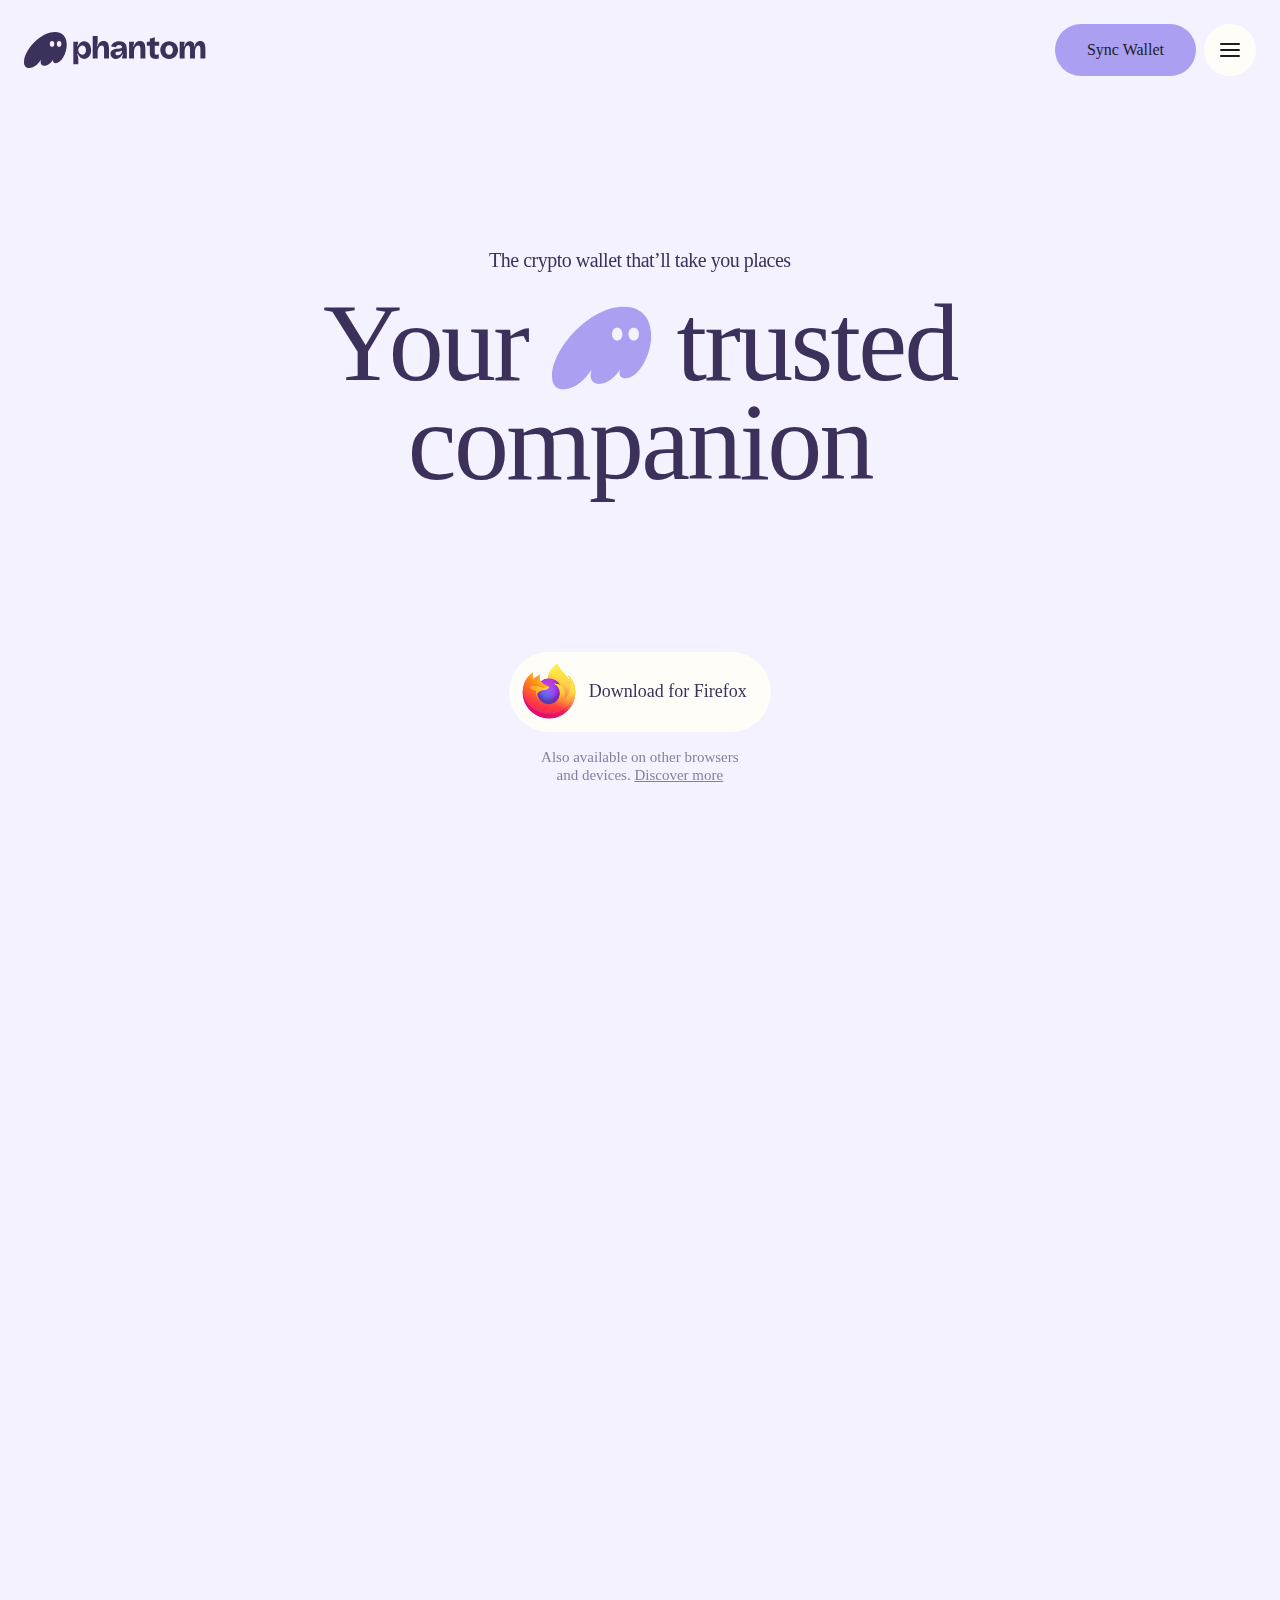
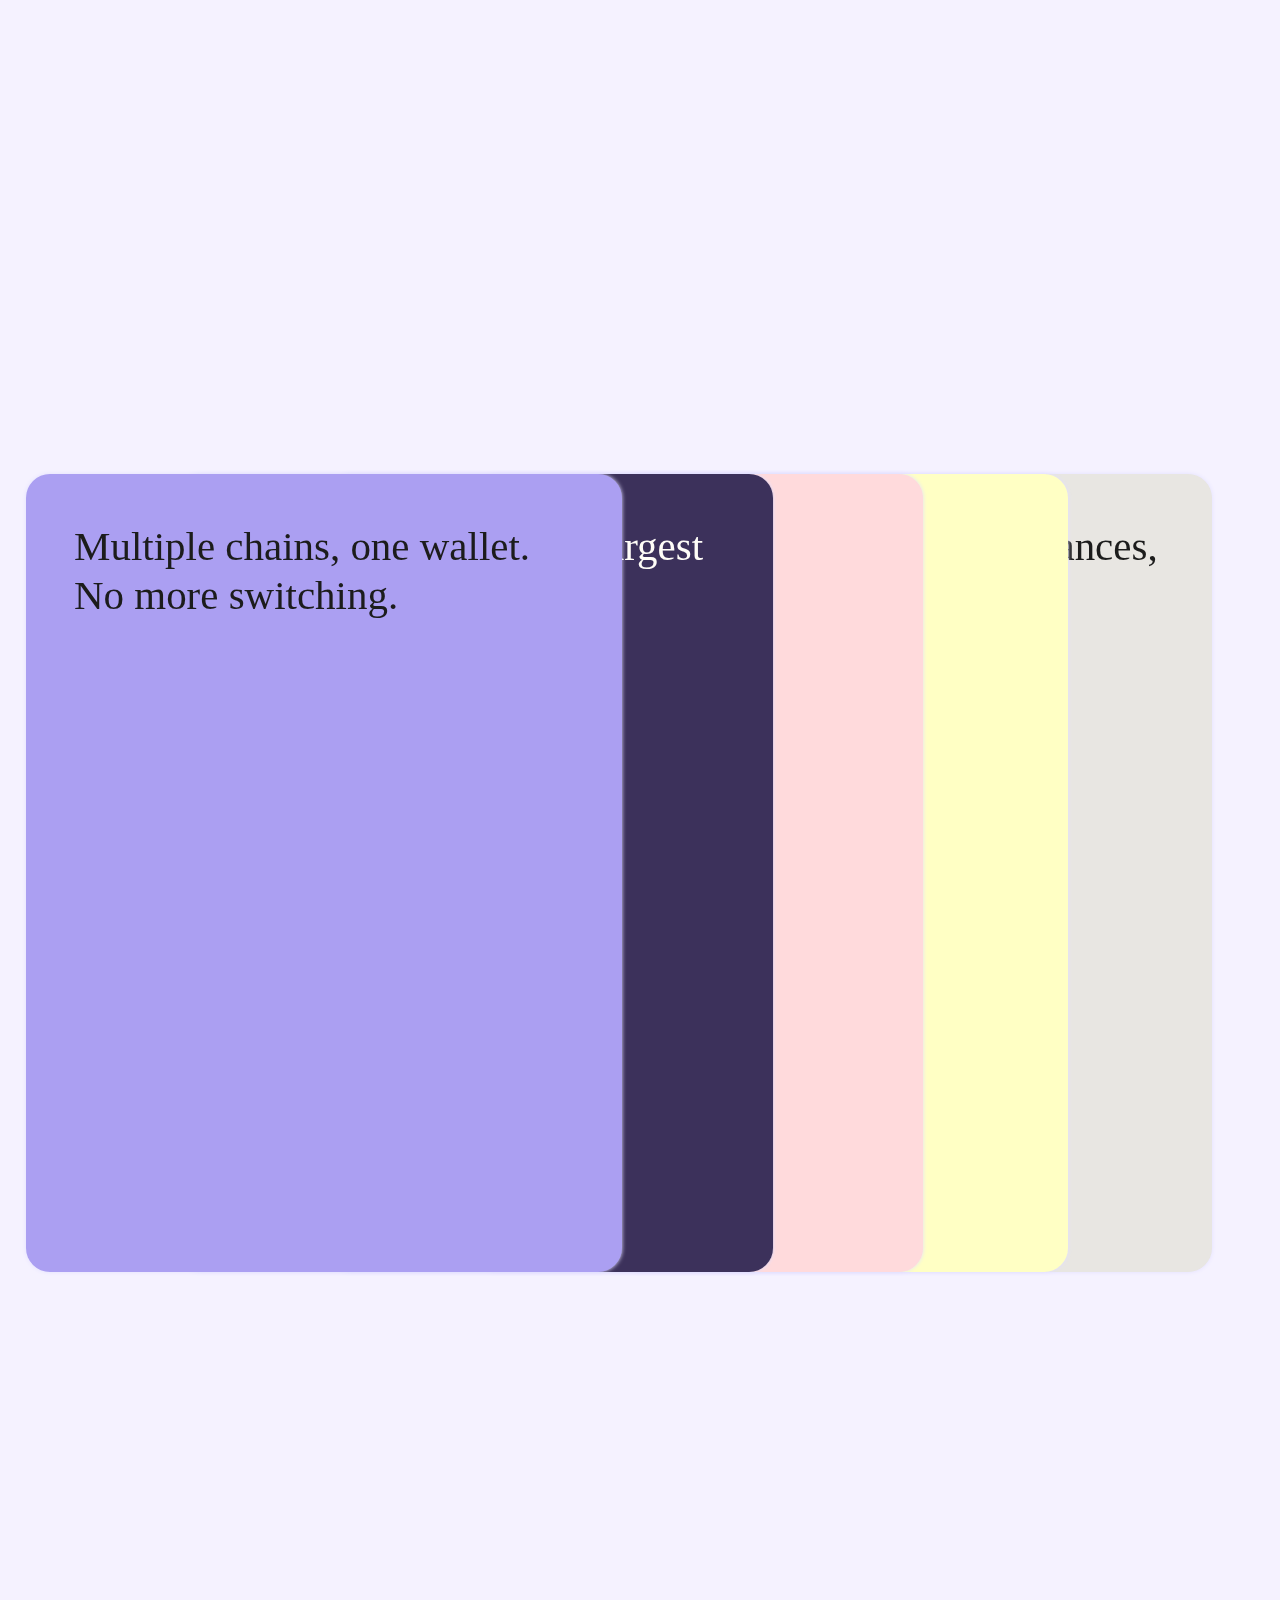
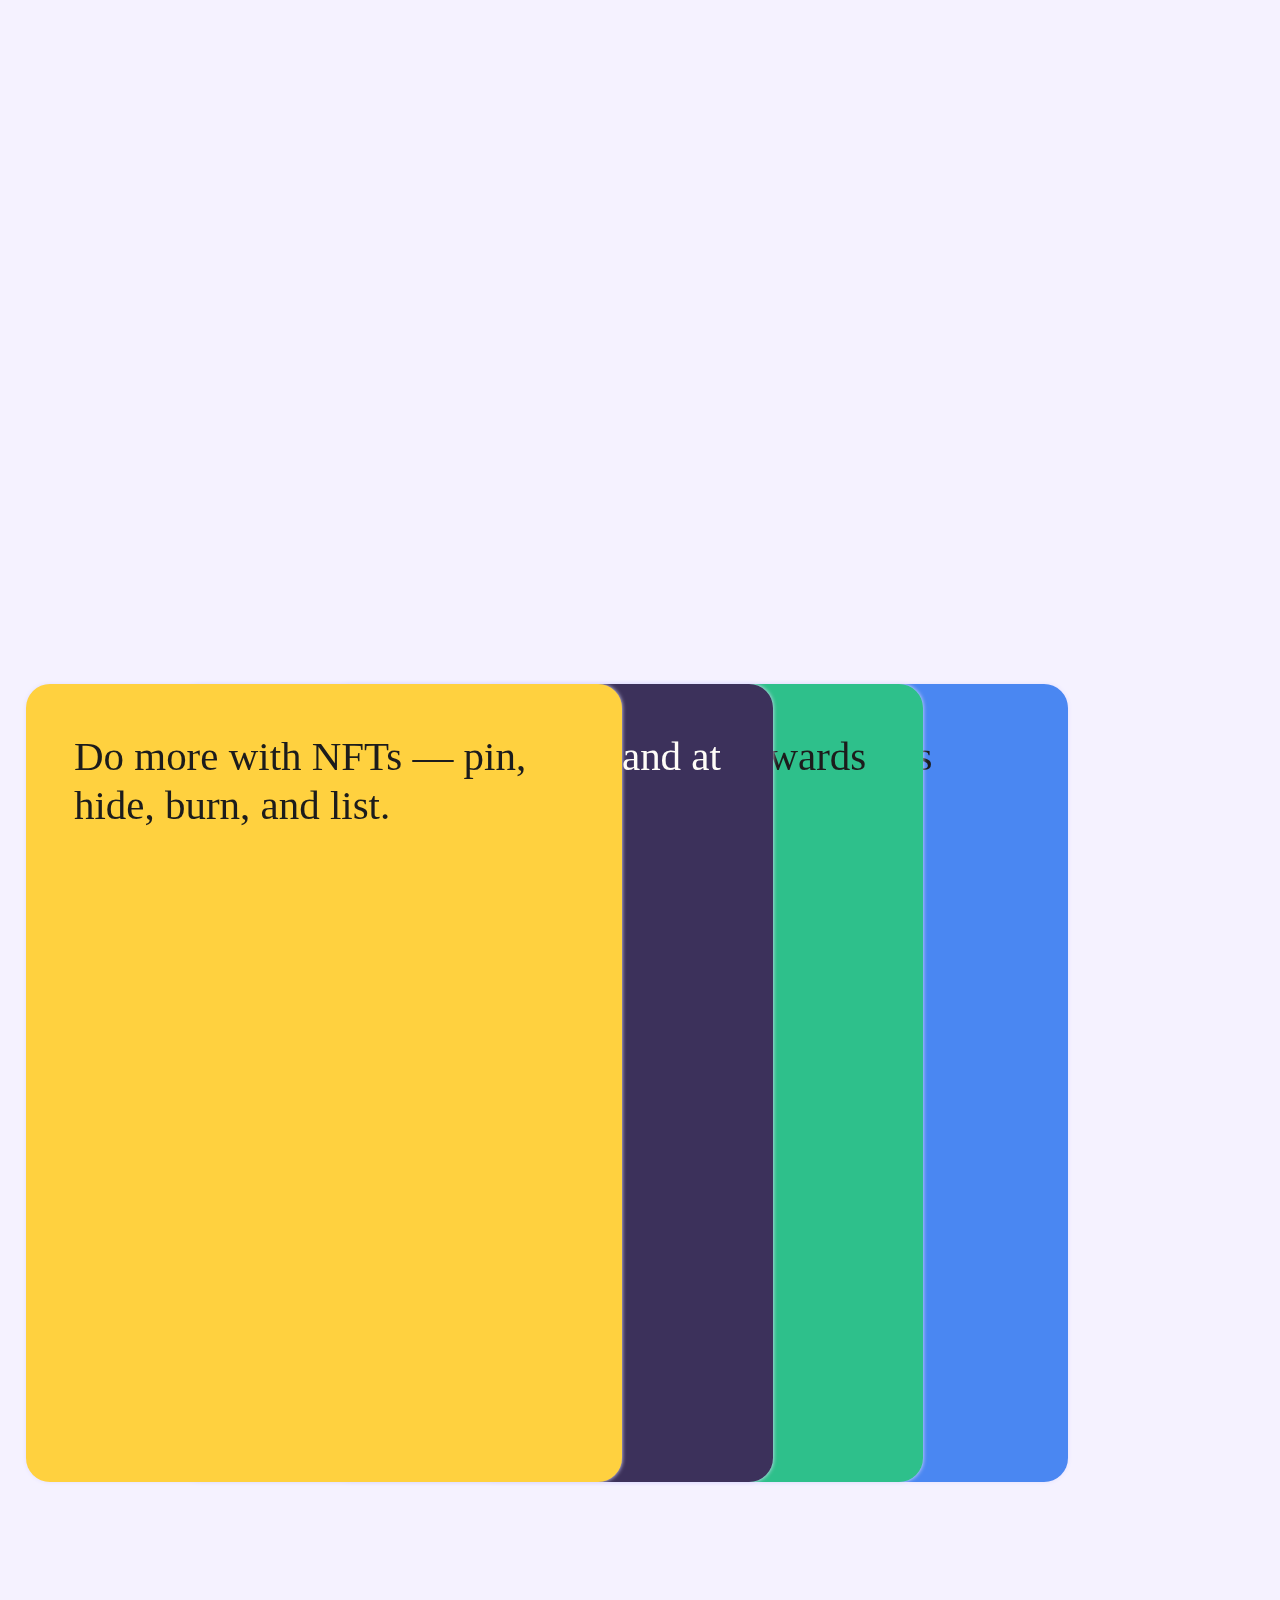
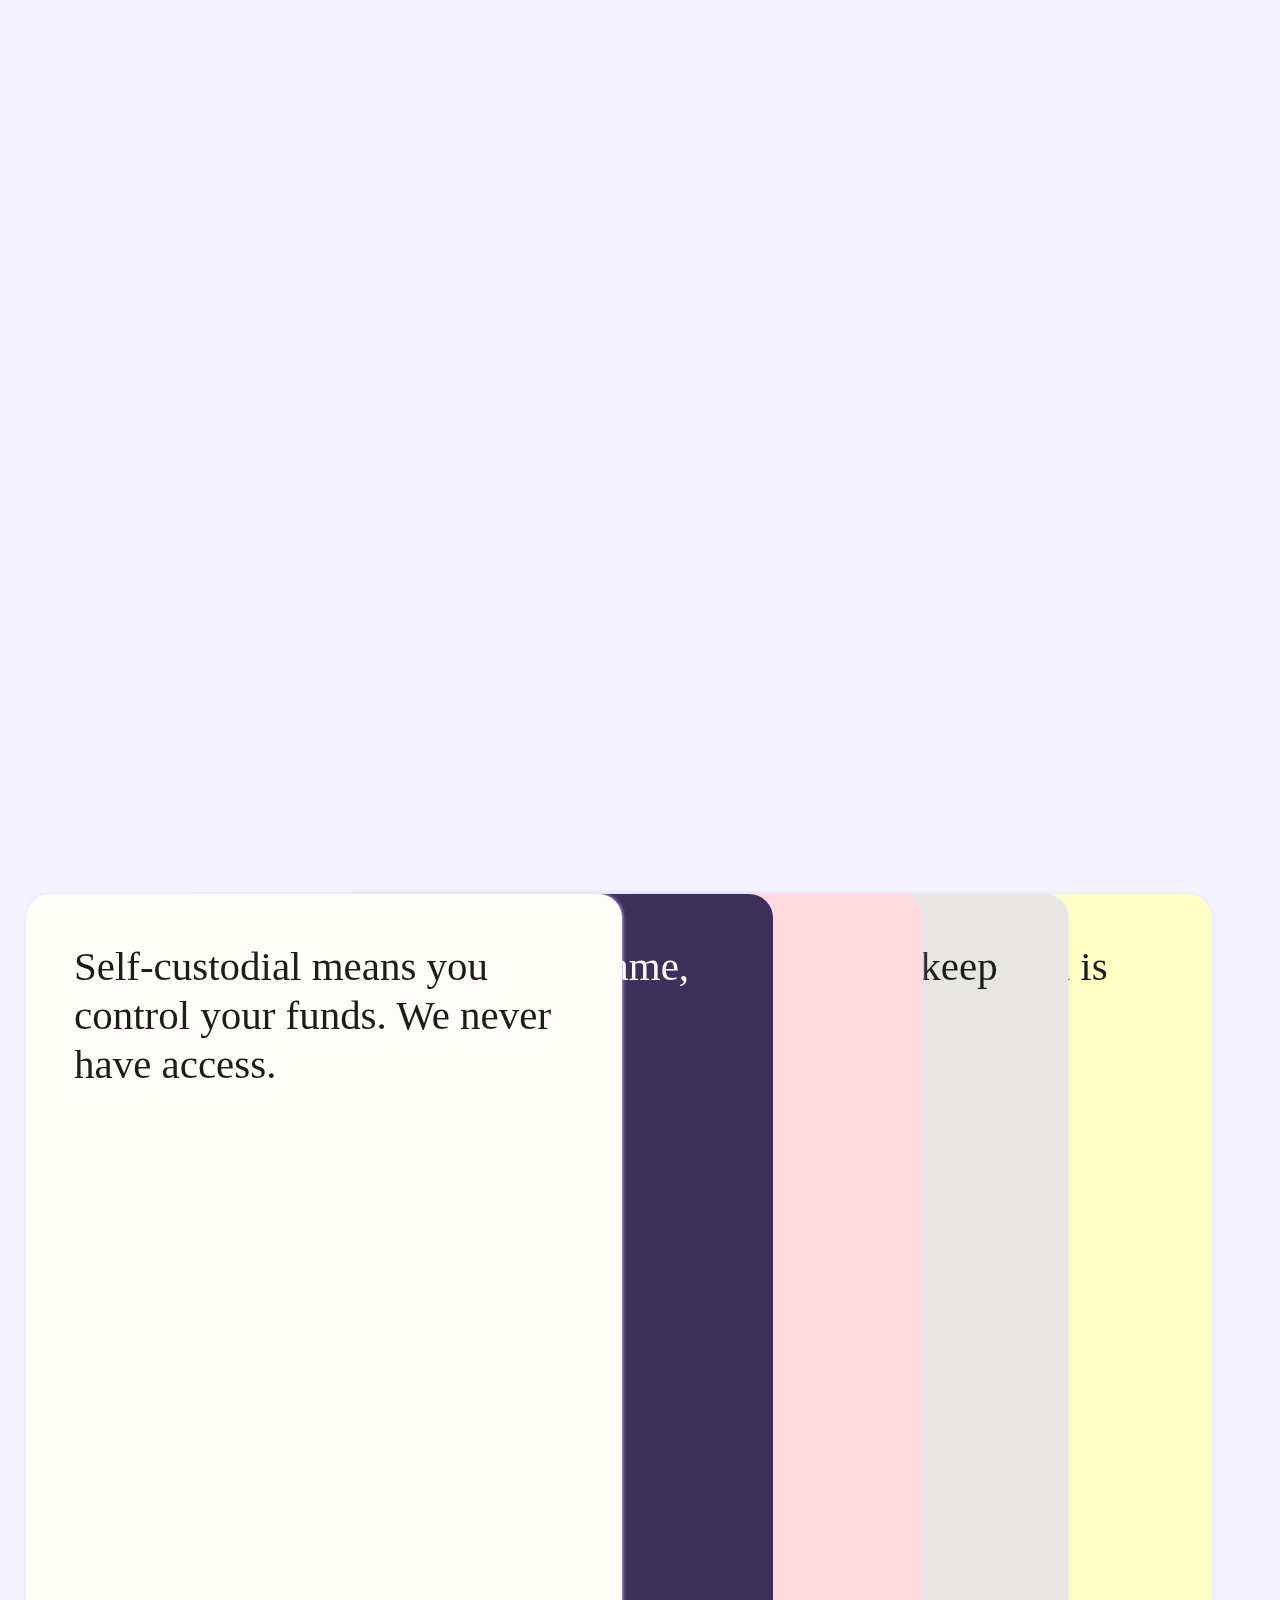
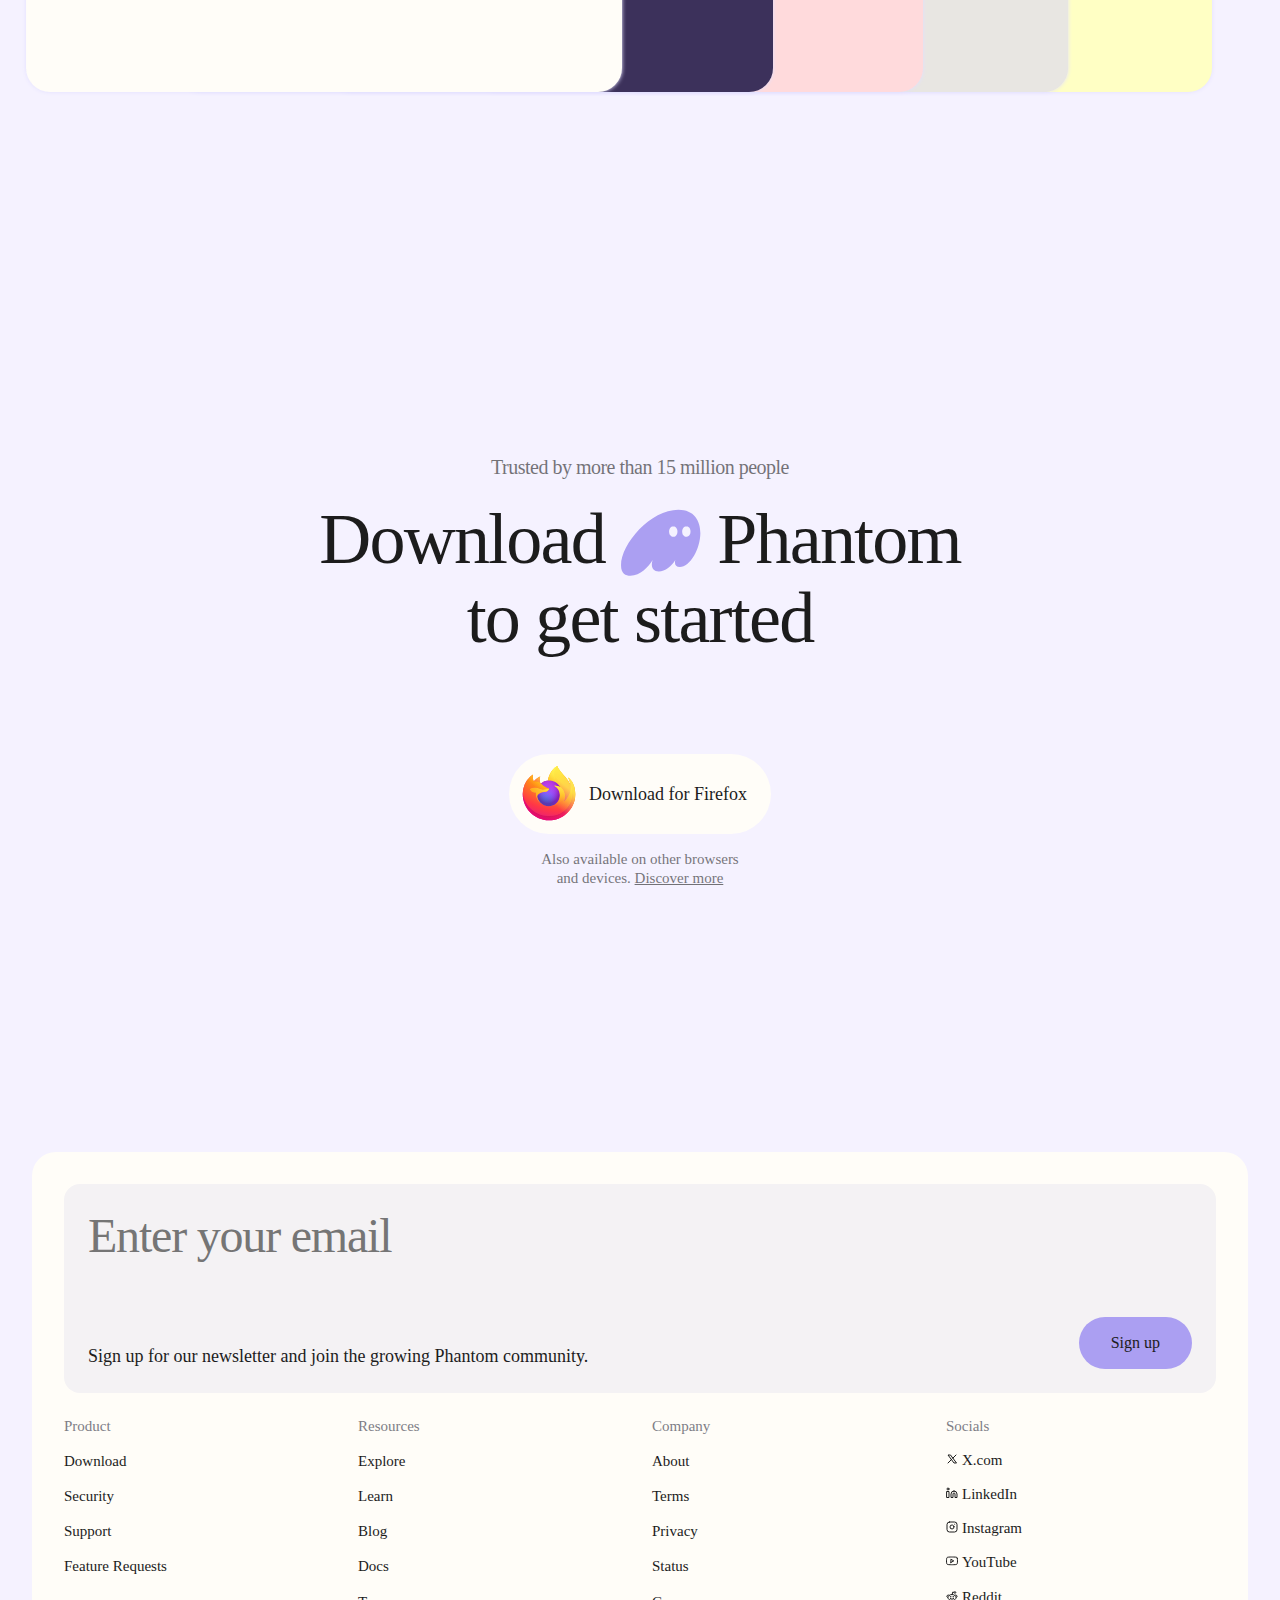
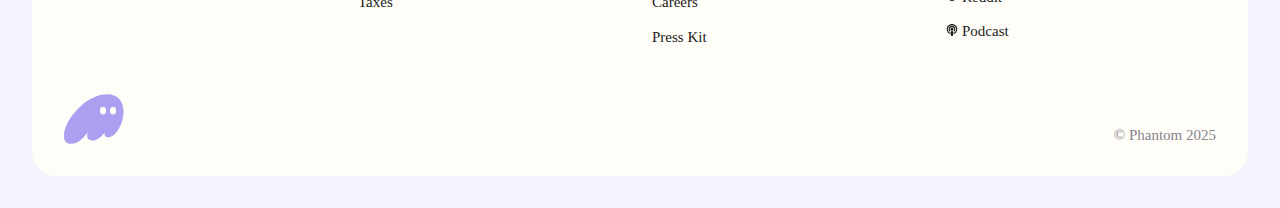
<file: index.html>
<!DOCTYPE html><html lang="en" class="js-focus-visible" data-js-focus-visible="" data-scrapbook-source="https://phantom.com/" data-scrapbook-create="20250626103231339" data-scrapbook-adoptedstylesheet-0="* { box-sizing: border-box; }

:host { --lottie-player-toolbar-height: 35px; --lottie-player-toolbar-background-color: transparent; --lottie-player-toolbar-icon-color: #999; --lottie-player-toolbar-icon-hover-color: #222; --lottie-player-toolbar-icon-active-color: #555; --lottie-player-seeker-track-color: #ccc; --lottie-player-seeker-thumb-color: rgba(0, 107, 120, 0.8); --lottie-player-seeker-display: block; display: block; width: 100%; height: 100%; }

.main { display: flex; flex-direction: column; height: 100%; width: 100%; }

.animation { width: 100%; height: 100%; display: flex; }

.animation.controls { height: calc(100% - 35px); }

.toolbar { display: flex; place-items: center; background-color: var(--lottie-player-toolbar-background-color); margin: 0px 5px; height: 35px; }

.toolbar button { cursor: pointer; fill: var(--lottie-player-toolbar-icon-color); display: flex; background: none; border: 0px; padding: 0px; outline: none; height: 100%; }

.toolbar button:hover { fill: var(--lottie-player-toolbar-icon-hover-color); }

.toolbar button.active { fill: var(--lottie-player-toolbar-icon-active-color); }

.toolbar button.active:hover { fill: var(--lottie-player-toolbar-icon-hover-color); }

.toolbar button:focus { outline: 1px dotted var(--lottie-player-toolbar-icon-active-color); }

.toolbar button svg { }

.toolbar button.disabled svg { display: none; }

.seeker { appearance: none; width: 95%; outline: none; background-color: var(--lottie-player-toolbar-background-color); display: var(--lottie-player-seeker-display); }

.seeker::-webkit-slider-runnable-track { width: 100%; height: 5px; cursor: pointer; background: var(--lottie-player-seeker-track-color); border-radius: 3px; }

.seeker::-webkit-slider-thumb { height: 15px; width: 15px; border-radius: 50%; background: var(--lottie-player-seeker-thumb-color); cursor: pointer; appearance: none; margin-top: -5px; }

.seeker:focus::-webkit-slider-runnable-track { background: rgb(153, 153, 153); }

.seeker::-moz-range-track { width: 100%; height: 5px; cursor: pointer; background: var(--lottie-player-seeker-track-color); border-radius: 3px; }

.seeker::-moz-range-thumb { height: 15px; width: 15px; border-radius: 50%; background: var(--lottie-player-seeker-thumb-color); cursor: pointer; }

.error { display: flex; justify-content: center; margin: auto; height: 100%; align-items: center; }"><head><meta charset="UTF-8" data-next-head=""><meta name="viewport" content="width=device-width" data-next-head=""><meta name="theme-color" content="#f5f2ff" data-next-head=""><title data-next-head="">Phantom: The crypto wallet for everyone</title><meta name="robots" content="index,follow" data-next-head=""><meta name="description" content="Phantom is your go-to crypto wallet. Buy cryptocurrency. Trade memecoins. Store your assets. Grow your portfolio. Available on Solana, Ethereum, Bitcoin, Base, and Sui." data-next-head=""><meta name="twitter:card" content="summary_large_image" data-next-head=""><meta property="og:title" content="Phantom: The crypto wallet for everyone" data-next-head=""><meta property="og:description" content="Phantom is your go-to crypto wallet. Buy cryptocurrency. Trade memecoins. Store your assets. Grow your portfolio. Available on Solana, Ethereum, Bitcoin, Base, and Sui." data-next-head=""><meta property="og:url" content="https://phantom.com/" data-next-head=""><meta property="og:image" content="https://phantom.com/images/og-image.jpg" data-next-head=""><meta property="og:image:width" content="1200" data-next-head=""><meta property="og:image:height" content="630" data-next-head=""><meta property="og:site_name" content="Phantom" data-next-head=""><link rel="canonical" href="https://phantom.com/" data-next-head=""><meta name="application-name" content="Phantom"><link rel="apple-touch-icon" sizes="180x180" href="https://phantom.com/favicon/apple-touch-icon.png"><link rel="icon" type="image/png" sizes="32x32" href="favicon-32x32.png"><link rel="icon" type="image/png" sizes="16x16" href="favicon-16x16.png"><link rel="manifest" href="https://phantom.com/favicon/site.webmanifest"><link rel="mask-icon" href="https://phantom.com/favicon/safari-pinned-tab.svg" color="#ab9ff2"><link rel="shortcut icon" href="favicon.ico"><meta name="msapplication-TileColor" content="#ab9ff2"><meta name="msapplication-config" content="/favicon/browserconfig.xml"><link rel="stylesheet" href="b20562d5150b747f.css" data-n-g=""><noscript data-n-css=""></noscript><style data-emotion="css-global" data-s="">:root{--phantomFont:'phantomFont','phantomFont Fallback';}</style><style data-emotion="css-global" data-s="">html,body,div,span,applet,object,iframe,h1,h2,h3,h4,h5,h6,p,blockquote,pre,a,button,abbr,acronym,address,big,cite,code,del,dfn,em,img,ins,kbd,q,s,samp,small,strike,strong,sub,sup,tt,var,b,u,i,center,dl,dt,dd,ol,ul,li,fieldset,form,label,legend,table,caption,tbody,tfoot,thead,tr,th,td,article,aside,canvas,details,embed,figure,figcaption,footer,header,hgroup,menu,nav,output,ruby,section,summary,time,mark,audio,video,input{margin:0;padding:0;border:0;font-size:100%;font:inherit;vertical-align:baseline;box-sizing:border-box;color:inherit;}article,aside,details,figcaption,figure,footer,header,hgroup,menu,nav,section{display:block;}body{line-height:1;}ol,ul{list-style:none;}blockquote,q{quotes:none;}blockquote:before,blockquote:after,q:before,q:after{content:"";content:none;}table{border-collapse:collapse;border-spacing:0;}:root{--white:#fffdf8;--black:#1c1c1c;--purple:#ab9ff2;--lilac:#e2dffe;--yellow:#ffd13f;--blue:#4a87f2;--midnightPurple:#3c315b;--pink:#ffdadc;--green:#2ec08b;--moonYellow:#ffffc4;--red:#ff7243;--grey:#e8e6e2;--dark1:#161618;--dark3:#232326;--dark4:#28282c;--dark5:#2e2e32;--dark6:#34343a;--dark8:#5842c3;--dark9:#706f78;--dark10:#7e7d86;--dark11:#a09fa6;--dark12:#ededef;--light3:#f4f2f4;--light5:#e9e8ea;--light6:#e4e2e4;--light9:#908e96;--light10:#86848d;--darkViolet4:#2c2250;--darkViolet6:#392c72;--violet1:#fdfcfe;--violet3:#f5f2ff;--violet4:#ede9fe;--violet6:#d7cff9;--violet8:#aa99ec;--tomato:rgba(255,243,240,0.98);--darkOpaque1:rgba(46,46,50,0.1);--darkOpaque2:rgba(46,46,50,0.2);--darkOpaque3:rgba(46,46,50,0.3);--darkOpaque4:rgba(46,46,50,0.4);--darkOpaque5:rgba(46,46,50,0.5);--darkOpaque6:rgba(46,46,50,0.6);--darkOpaque7:rgba(46,46,50,0.7);--darkOpaque8:rgba(46,46,50,0.8);--darkOpaque9:rgba(46,46,50,0.9);--themeBgColor:var(--violet3);--themeTextColor:var(--black);--themeTitleColor:var(--midnightPurple);--themeSubNavBgColor:var(--violet1);--themeNavLinkColor:var(--midnightPurple);--themeNavLinkHoverColor:var(--midnightPurple);--themeFooterBgColor:var(--light3);--themeFooterInputColor:var(--white);--themeCardShadow:var(--light6);--themeCardTagBgColor:var(--white);--themeFooterButtonHoverColor:var(--black);--themeFooterButtonHoverBgColor:var(--dark12);--themeTagBgColor:var(--white);--themeTransition:"none";--maxWidthContent:1728px;--spacingXXXS:4px;--spacingXXS:8px;--spacingXS:16px;--spacingS:24px;--spacingM:32px;--spacingL:48px;--spacingXL:64px;--spacingXXL:96px;--spacingXXXL:128px;--snap:cubic-bezier(0,1,0.5,1);--easeOutCubic:cubic-bezier(0.215,0.61,0.355,1);--easeInOutCubic:cubic-bezier(0.645,0.045,0.355,1);--easeInCirc:cubic-bezier(0.6,0.04,0.98,0.335);--easeoutCirc:cubic-bezier(0.075,0.82,0.165,1);--easeInoutCirc:cubic-bezier(0.785,0.135,0.15,0.86);--easeInExpo:cubic-bezier(0.95,0.05,0.795,0.035);--easeOutExpo:cubic-bezier(0.19,1,0.22,1);--easeInOutExpo:cubic-bezier(1,0,0,1);--easeInQuad:cubic-bezier(0.55,0.085,0.68,0.53);--easeOutQuad:cubic-bezier(0.25,0.46,0.45,0.94);--easeInOutQuad:cubic-bezier(0.455,0.03,0.515,0.955);--easeInQuart:cubic-bezier(0.895,0.03,0.685,0.22);--easeOutQuart:cubic-bezier(0.165,0.84,0.44,1);--easeInOutQuart:cubic-bezier(0.77,0,0.175,1);--easeInQuint:cubic-bezier(0.755,0.05,0.855,0.06);--easeOutQuint:cubic-bezier(0.23,1,0.32,1);--easeInOutQuint:cubic-bezier(0.86,0,0.07,1);--easeInsine:cubic-bezier(0.47,0,0.745,0.715);--easeOutsine:cubic-bezier(0.39,0.575,0.565,1);--easeInOutsine:cubic-bezier(0.445,0.05,0.55,0.95);--easeInBack:cubic-bezier(0.6,-0.28,0.735,0.045);--easeOutVack:cubic-bezier(0.175,0.885,0.32,1.275);--easeInOutBack:cubic-bezier(0.68,-0.55,0.265,1.55);--zTop:99;}*,*:before,*:after{box-sizing:border-box;-webkit-tap-highlight-color:transparent;outline:none;}html{font-size:18px;background-color:var(--themeBgColor);color:var(--themeTextColor);-webkit-transition:var(--themeTransition);transition:var(--themeTransition);scroll-behavior:smooth;}body{-webkit-font-smoothing:antialiased;position:relative;font-family:var(--phantomFont);font-feature-settings:"liga" on;hanging-punctuation:first;}a{border:none;color:inherit;-webkit-text-decoration:none;text-decoration:none;-webkit-user-select:none;-moz-user-select:none;-ms-user-select:none;user-select:none;}ul,ol{padding:0;margin:0;list-style-type:none;}button{background:transparent;border:none;outline:none;cursor:pointer;}.screenreader-only{clip:rect(0 0 0 0);-webkit-clip-path:inset(50%);clip-path:inset(50%);height:1px;overflow:hidden;position:absolute;white-space:nowrap;width:1px;}.focus-visible:not(.custom-focus),*:focus-visible:not(.custom-focus){outline:4px solid var(--red);border-radius:32px;}.underline{-webkit-text-decoration:underline;text-decoration:underline;}*:not(pre)>code[class*="language-"]{background:var(--dark3)!important;border-radius:8px;padding:4px;}code{white-space:pre-wrap!important;}pre[class*="language-"],code[class*="language-"]{font-size:14px!important;}@media (max-width: 768px){pre[class*="language-"],code[class*="language-"]{font-size:12px!important;}}pre[class*="language-"]{padding:24px!important;margin:24px 0!important;background:var(--dark3)!important;border-radius:16px!important;overflow:unset!important;overflow-wrap:break-word;}@media (max-width: 768px){pre[class*="language-"]{padding:16px!important;border-radius:8px!important;}}</style><style data-emotion="css-global" data-s="">:root { --themeBgColor: var(--violet3); --themeTextColor: var(--black); --themeTitleColor: var(--midnightPurple); --themeNavLinkColor: var(--midnightPurple); --themeNavLinkHoverColor: var(--midnightPurple); --themeSubNavBgColor: var(--violet1); --themeFooterBgColor: var(--white); --themeFooterInputColor: var(--light3); --themeCardShadow: var(--lilac); --themeCardBgColor: var(--light3); --themeCardTitleColor: var(--black); --themeCardTextColor: var(--light10); --themeCardTextOpacity: 0.9; --themeFilterShadow: var(--lilac); --themeFooterButtonHoverColor: var(--black); --themeFooterButtonHoverBgColor: var(--dark12); --themeTransition: none; --themePrimaryButtonBgColor: var(--purple); --themePrimaryButtonTextColor: var(--black); --themePrimaryButtonHoverBgColor: var(--lilac); --themePrimaryButtonHoverTextColor: var(--black); --themeSecondaryButtonBgColor: var(--light3); --themeSecondaryButtonTextColor: var(--black); --themeSecondaryButtonHoverBgColor: var(--light6); --themeSecondaryButtonHoverTextColor: var(--black); --themeIntroSubtitleColor: var(--light10); --themeCarouselBarBgColor: var(--white); --themeSocialButtonBgColor: var(--light3); --themeSocialButtonTextColor: var(--light9); --themeSocialButtonHoverBgColor: var(--light5); --themeCardTagBgColor: var(--white); --themeCardTagTextColor: var(--black); }</style><style data-emotion="css oqolqd" data-s="">.css-oqolqd{position:absolute;top:0;left:0;right:0;z-index:11;}</style><style data-emotion="css wb9h1f" data-s="">.css-wb9h1f{display:-webkit-box;display:-webkit-flex;display:-ms-flexbox;display:flex;-webkit-box-pack:justify;-webkit-justify-content:space-between;justify-content:space-between;width:100%;max-width:var(--maxWidthContent);padding:24px 48px;margin:auto;}@media (max-width: 1280px){.css-wb9h1f{display:none;}}</style><style data-emotion="css dvp184" data-s="">.css-dvp184{display:-webkit-box;display:-webkit-flex;display:-ms-flexbox;display:flex;gap:128px;}@media (max-width: 1450px){.css-dvp184{gap:6vw;}}</style><style data-emotion="css 1y7o7bo" data-s="">.css-1y7o7bo{display:-webkit-box;display:-webkit-flex;display:-ms-flexbox;display:flex;-webkit-align-items:center;-webkit-box-align:center;-ms-flex-align:center;align-items:center;border-radius:32px;color:var(--themeNavLinkColor);}</style><style data-emotion="css 1vulvqn" data-s="">.css-1vulvqn{width:auto;height:30px;}</style><style data-emotion="css 1xtamyu" data-s="">.css-1xtamyu{position:relative;display:-webkit-box;display:-webkit-flex;display:-ms-flexbox;display:flex;-webkit-align-items:center;-webkit-box-align:center;-ms-flex-align:center;align-items:center;}.css-1xtamyu >ul{display:-webkit-box;display:-webkit-flex;display:-ms-flexbox;display:flex;-webkit-align-items:flex-start;-webkit-box-align:flex-start;-ms-flex-align:flex-start;align-items:flex-start;}</style><style data-emotion="css 79elbk" data-s="">.css-79elbk{position:relative;}</style><style data-emotion="css 1tpglzm" data-s="">.css-1tpglzm{position:relative;display:-webkit-box;display:-webkit-flex;display:-ms-flexbox;display:flex;-webkit-align-items:center;-webkit-box-align:center;-ms-flex-align:center;align-items:center;padding:8px 38px;border-radius:32px;}</style><style data-emotion="css 1f4mf3f" data-s="">.css-1f4mf3f{position:absolute;top:0;left:24px;bottom:0;display:-webkit-box;display:-webkit-flex;display:-ms-flexbox;display:flex;-webkit-align-items:center;-webkit-box-align:center;-ms-flex-align:center;align-items:center;}.css-1f4mf3f svg{width:20px;height:auto;}</style><style data-emotion="css 1baulvz" data-s="">.css-1baulvz{display:inline-block;}</style><style data-emotion="css bi3fsi" data-s="">.css-bi3fsi{font-family:var(--phantomFont);white-space:pre-wrap;overflow-wrap:break-word;font-size:16px;line-height:1.25;font-weight:400;}@media (max-width: 768px){.css-bi3fsi{font-size:14px;line-height:1.25;}}</style><style data-emotion="css 1alifpd" data-s="">.css-1alifpd{position:absolute;display:-webkit-box;display:-webkit-flex;display:-ms-flexbox;display:flex;-webkit-flex-direction:column;-ms-flex-direction:column;flex-direction:column;width:100%;overflow:hidden;border-radius:21px;}.css-1alifpd:after{content:"";position:absolute;inset:0;top:8px;background-color:var(--themeSubNavBgColor);border-radius:21px;z-index:-1;}</style><style data-emotion="css 1rdbwsk" data-s="">.css-1rdbwsk{width:100%;padding:4px 4px 0;}.css-1rdbwsk:first-of-type{margin-top:8px;}.css-1rdbwsk:last-of-type{padding-bottom:4px;}</style><style data-emotion="css dgjwh3" data-s="">.css-dgjwh3{position:relative;display:block;width:100%;color:var(--midnightPurple);}.css-dgjwh3 >span{display:-webkit-box;display:-webkit-flex;display:-ms-flexbox;display:flex;-webkit-align-items:center;-webkit-box-align:center;-ms-flex-align:center;align-items:center;-webkit-box-pack:center;-ms-flex-pack:center;-webkit-justify-content:center;justify-content:center;text-align:center;width:100%;padding:8px 0;border-radius:32px;background-color:transparent;}</style><style data-emotion="css pn8gyy" data-s="">.css-pn8gyy{position:absolute;top:4px;bottom:4px;left:0;width:100%;border-radius:32px;background-color:var(--lilac);z-index:-1;opacity:0;}</style><style data-emotion="css ml4hz6" data-s="">.css-ml4hz6{-webkit-align-items:center;-webkit-box-align:center;-ms-flex-align:center;align-items:center;-webkit-box-pack:center;-ms-flex-pack:center;-webkit-justify-content:center;justify-content:center;background-color:var(--themePrimaryButtonBgColor);color:var(--themePrimaryButtonTextColor);display:-webkit-box;display:-webkit-flex;display:-ms-flexbox;display:flex;gap:10px;text-align:center;-webkit-transition:-webkit-transform 0.2s ease-in,background-color 0.2s ease-in,color 0.2s ease-in;transition:transform 0.2s ease-in,background-color 0.2s ease-in,color 0.2s ease-in;padding:16px 32px;border-radius:32px;}@media (max-width: 768px){.css-ml4hz6{padding:16px 24px;border-radius:75px;}}@media (hover:hover){.css-ml4hz6:not(:disabled):hover{background-color:var(--themePrimaryButtonHoverBgColor);color:var(--themePrimaryButtonHoverTextColor);-webkit-transform:scale(0.985);-moz-transform:scale(0.985);-ms-transform:scale(0.985);transform:scale(0.985);}.css-ml4hz6:not(:disabled):hover span,.css-ml4hz6:not(:disabled):hover svg{color:currentColor;}}.css-ml4hz6:disabled{background-color:var(--dark11);color:var(--white);cursor:default;}.css-ml4hz6 svg{width:24px;height:24px;}@media (max-width: 768px){.css-ml4hz6 svg{width:14px;height:14px;}}</style><style data-emotion="css 14ucm0x" data-s="">.css-14ucm0x{display:-webkit-box;display:-webkit-flex;display:-ms-flexbox;display:flex;-webkit-box-pack:justify;-webkit-justify-content:space-between;justify-content:space-between;width:100%;padding:24px;}@media (max-width: 768px){.css-14ucm0x{padding:12px 20px;}}@media (min-width: 1281px){.css-14ucm0x{display:none;}}</style><style data-emotion="css 1v7wsoy" data-s="">.css-1v7wsoy{width:auto;height:31px;}@media (min-width: 769px){.css-1v7wsoy{display:none;}}</style><style data-emotion="css 1qk6hee" data-s="">.css-1qk6hee{width:auto;height:36px;}@media (max-width: 768px){.css-1qk6hee{display:none;}}</style><style data-emotion="css 2nsq40" data-s="">.css-2nsq40{position:relative;display:-webkit-box;display:-webkit-flex;display:-ms-flexbox;display:flex;-webkit-align-items:center;-webkit-box-align:center;-ms-flex-align:center;align-items:center;gap:8px;}</style><style data-emotion="css 1p5gbg6" data-s="">.css-1p5gbg6{position:relative;width:52px;height:52px;padding:16px;background-color:var(--white);border-radius:50%;}@media (max-width: 768px){.css-1p5gbg6{width:47px;height:47px;padding:13px;}}</style><style data-emotion="css rlbvjh" data-s="">.css-rlbvjh{display:inline-block;position:absolute;inset:0;}.css-rlbvjh span:nth-of-type(1){top:19px;}@media (max-width: 768px){.css-rlbvjh span:nth-of-type(1){top:17px;}}.css-rlbvjh span:nth-of-type(2){top:0;bottom:0;}.css-rlbvjh span:nth-of-type(3){bottom:19px;}@media (max-width: 768px){.css-rlbvjh span:nth-of-type(3){bottom:17px;}}</style><style data-emotion="css 1jb97d7" data-s="">.css-1jb97d7{display:block;position:absolute;left:0;right:0;height:2px;width:20px;margin:auto;background-color:var(--black);border-radius:2px;}</style><style data-emotion="css hspbzs" data-s="">.css-hspbzs{display:inline-block;position:absolute;inset:0;}.css-hspbzs span{inset:0;}.css-hspbzs span:nth-of-type(1){-webkit-transform:rotate(45deg);-moz-transform:rotate(45deg);-ms-transform:rotate(45deg);transform:rotate(45deg);}.css-hspbzs span:nth-of-type(2){-webkit-transform:rotate(-45deg);-moz-transform:rotate(-45deg);-ms-transform:rotate(-45deg);transform:rotate(-45deg);}</style><style data-emotion="css 16hfrgy" data-s="">.css-16hfrgy{position:absolute;top:calc(100% + 8px);right:0;width:197px;background-color:var(--white);border-radius:28px;overflow:hidden;}@media (max-width: 768px){.css-16hfrgy{width:166px;border-radius:24px;}}.css-16hfrgy ul,.css-16hfrgy li{display:-webkit-box;display:-webkit-flex;display:-ms-flexbox;display:flex;-webkit-flex-direction:column;-ms-flex-direction:column;flex-direction:column;-webkit-align-items:flex-start;-webkit-box-align:flex-start;-ms-flex-align:flex-start;align-items:flex-start;gap:4px;width:100%;}</style><style data-emotion="css j95xzt" data-s="">.css-j95xzt{width:100%;position:absolute;top:undefinedpx;z-index:10;}@media (max-width: 768px){.css-j95xzt{top:undefinedpx;}}</style><style data-emotion="css 79elbk" data-s="">.css-79elbk{position:relative;}</style><style data-emotion="css k4nfh7" data-s="">.css-k4nfh7{padding-top:0px;}@media (max-width: 768px){.css-k4nfh7{padding-top:0px;}}</style><style data-emotion="css 4s457g" data-s="">.css-4s457g{position:relative;z-index:5;padding-bottom:var(--spacingXXL);}@media (max-width: 768px){.css-4s457g{padding-bottom:var(--spacingL);}}</style><style data-emotion="css 1sirazv" data-s="">.css-1sirazv{position:-webkit-sticky;position:sticky;top:0px;display:-webkit-box;display:-webkit-flex;display:-ms-flexbox;display:flex;-webkit-flex-direction:column;-ms-flex-direction:column;flex-direction:column;-webkit-box-pack:center;-ms-flex-pack:center;-webkit-justify-content:center;justify-content:center;-webkit-align-items:center;-webkit-box-align:center;-ms-flex-align:center;align-items:center;padding-top:170px;padding-bottom:48px;}@media (max-width: 1280px){.css-1sirazv{padding-top:250px;padding-bottom:160px;}}@media (max-width: 768px){.css-1sirazv{padding-top:168px;padding-bottom:76px;top:0px;}}</style><style data-emotion="css 4uctki" data-s="">.css-4uctki{display:-webkit-box;display:-webkit-flex;display:-ms-flexbox;display:flex;-webkit-flex-direction:column;-ms-flex-direction:column;flex-direction:column;-webkit-box-pack:center;-ms-flex-pack:center;-webkit-justify-content:center;justify-content:center;-webkit-align-items:center;-webkit-box-align:center;-ms-flex-align:center;align-items:center;color:var(--themeTitleColor);}</style><style data-emotion="css 8h3fh0" data-s="">.css-8h3fh0{margin-bottom:24px;}@media (max-width: 768px){.css-8h3fh0{margin-bottom:12px;}}</style><style data-emotion="css 1lfcdcg" data-s="">.css-1lfcdcg{font-family:var(--phantomFont);color:midnightPurple;text-align:center;white-space:pre-wrap;letter-spacing:-0.025em;font-size:24px;font-weight:400;margin-bottom:24px;}@media (max-width: 1280px){.css-1lfcdcg{font-size:20px;}}@media (max-width: 768px){.css-1lfcdcg{font-size:16px;}}@media (max-width: 768px){.css-1lfcdcg{margin-bottom:12px;}}</style><style data-emotion="css pioihn" data-s="">.css-pioihn{font-family:var(--phantomFont);text-align:center;white-space:pre-wrap;font-size:150px;line-height:0.9;letter-spacing:-0.025em;font-weight:400;}@media (max-width: 1280px){.css-pioihn{font-size:110px;}}@media (max-width: 768px){.css-pioihn{font-size:48px;line-height:1;}}</style><style data-emotion="css tneezx" data-s="">.css-tneezx{width:130px;height:110px;-webkit-transform:translateY(15px);-moz-transform:translateY(15px);-ms-transform:translateY(15px);transform:translateY(15px);}@media (max-width: 1280px){.css-tneezx{width:100px;height:85px;-webkit-transform:translateY(10px);-moz-transform:translateY(10px);-ms-transform:translateY(10px);transform:translateY(10px);}}@media (max-width: 768px){.css-tneezx{width:48px;height:41px;-webkit-transform:translateY(7px);-moz-transform:translateY(7px);-ms-transform:translateY(7px);transform:translateY(7px);}}</style><style data-emotion="css 1i6lwxq" data-s="">.css-1i6lwxq{display:inline-block;position:relative;pointer-events:none;width:130px;height:110px;-webkit-transform:translateY(15px);-moz-transform:translateY(15px);-ms-transform:translateY(15px);transform:translateY(15px);}.css-1i6lwxq dotlottie-player{position:absolute;top:50%;left:50%;width:191%;height:auto;-webkit-transform:translate(-50%,-50%);-moz-transform:translate(-50%,-50%);-ms-transform:translate(-50%,-50%);transform:translate(-50%,-50%);}@media (max-width: 1280px){.css-1i6lwxq{width:100px;height:85px;-webkit-transform:translateY(10px);-moz-transform:translateY(10px);-ms-transform:translateY(10px);transform:translateY(10px);}}@media (max-width: 768px){.css-1i6lwxq{width:48px;height:41px;-webkit-transform:translateY(7px);-moz-transform:translateY(7px);-ms-transform:translateY(7px);transform:translateY(7px);}}</style><style data-emotion="css 1yaf92l" data-s="">.css-1yaf92l{position:absolute;top:50%;left:50%;width:191%;height:auto;-webkit-transform:translate(-50%,-50%);-moz-transform:translate(-50%,-50%);-ms-transform:translate(-50%,-50%);transform:translate(-50%,-50%);color:var(--purple);opacity:1;}</style><style data-emotion="css 14tkg7m" data-s="">.css-14tkg7m{margin-top:48px;}@media (max-width: 1280px){.css-14tkg7m{margin-top:160px;}}@media (max-width: 768px){.css-14tkg7m{margin-top:76px;}}</style><style data-emotion="css 7jugx5" data-s="">.css-7jugx5{display:-webkit-box;display:-webkit-flex;display:-ms-flexbox;display:flex;-webkit-box-pack:center;-ms-flex-pack:center;-webkit-justify-content:center;justify-content:center;-webkit-align-items:center;-webkit-box-align:center;-ms-flex-align:center;align-items:center;-webkit-flex-direction:column;-ms-flex-direction:column;flex-direction:column;}</style><style data-emotion="css r2dydj" data-s="">.css-r2dydj{height:80px;}@media (max-width: 768px){.css-r2dydj{height:60px;}}</style><style data-emotion="css 18nwh2f" data-s="">.css-18nwh2f{display:-webkit-box;display:-webkit-flex;display:-ms-flexbox;display:flex;-webkit-box-flex-wrap:wrap;-webkit-flex-wrap:wrap;-ms-flex-wrap:wrap;flex-wrap:wrap;margin-top:16px;opacity:0.6;gap:8px;width:208px;text-align:center;-webkit-box-pack:center;-ms-flex-pack:center;-webkit-justify-content:center;justify-content:center;}</style><style data-emotion="css 1im1m6k" data-s="">.css-1im1m6k{font-family:var(--phantomFont);font-size:15px;line-height:1.21;font-weight:400;white-space:pre-wrap;}@media (max-width: 768px){.css-1im1m6k{font-size:13px;line-height:1.25;}}</style><style data-emotion="css 1r0vcy5" data-s="">.css-1r0vcy5{display:-webkit-box;display:-webkit-flex;display:-ms-flexbox;display:flex;-webkit-box-pack:center;-ms-flex-pack:center;-webkit-justify-content:center;justify-content:center;width:800px;margin:auto;overflow:hidden;}@media (max-width: 1280px){.css-1r0vcy5{width:700px;}}@media (max-width: 1024px){.css-1r0vcy5{width:375px;max-width:90%;}}</style><style data-emotion="css qfjwfe" data-s="">@media (max-width: 1024px){.css-qfjwfe{display:none;}}</style><style data-emotion="css 1b7pc7j" data-s="">.css-1b7pc7j{position:relative;}.css-1b7pc7j video{position:relative;display:block;height:100%;width:100%;object-fit:contain;pointer-events:none;}@media (max-width: 1024px){.css-1b7pc7j{display:none;}}</style><style data-emotion="css ee2ny1" data-s="">.css-ee2ny1{display:block;}@media (min-width: 1025px){.css-ee2ny1{display:none;}}</style><style data-emotion="css 1s2sskw" data-s="">.css-1s2sskw{position:relative;display:block;}.css-1s2sskw video{position:relative;display:block;height:100%;width:100%;object-fit:contain;pointer-events:none;}@media (min-width: 1025px){.css-1s2sskw{display:none;}}</style><style data-emotion="css lwtqqi" data-s="">.css-lwtqqi{position:relative;z-index:4;display:-webkit-box;display:-webkit-flex;display:-ms-flexbox;display:flex;-webkit-box-pack:center;-ms-flex-pack:center;-webkit-justify-content:center;justify-content:center;-webkit-align-items:center;-webkit-box-align:center;-ms-flex-align:center;align-items:center;-webkit-flex-direction:column;-ms-flex-direction:column;flex-direction:column;width:100%;padding:var(--spacingXXL) 0;}@media (max-width: 1280px){.css-lwtqqi{padding-top:var(--spacingL);}}@media (max-width: 768px){.css-lwtqqi{padding-bottom:var(--spacingL);}}</style><style data-emotion="css uqlue7" data-s="">.css-uqlue7{padding:0 20px;position:relative;margin:calc(-50vh - var(--spacingXXL) * 2) auto 0;height:150vh;}</style><style data-emotion="css 9717qm" data-s="">.css-9717qm{position:absolute;width:100%;left:0;top:75%;height:50px;-webkit-transform:translateY(-50%);-moz-transform:translateY(-50%);-ms-transform:translateY(-50%);transform:translateY(-50%);}</style><style data-emotion="css 2rgo62" data-s="">.css-2rgo62{width:100%;margin-bottom:NaNpx;position:-webkit-sticky;position:sticky;top:50vh;-webkit-transform:translateY(-50%);-moz-transform:translateY(-50%);-ms-transform:translateY(-50%);transform:translateY(-50%);}@media (max-width: 1280px){.css-2rgo62{margin-bottom:NaNpx;}}@media (max-width: 768px){.css-2rgo62{margin-bottom:NaNpx;}}.css-2rgo62 >div{display:-webkit-box;display:-webkit-flex;display:-ms-flexbox;display:flex;-webkit-flex-direction:column;-ms-flex-direction:column;flex-direction:column;-webkit-align-items:center;-webkit-box-align:center;-ms-flex-align:center;align-items:center;}</style><style data-emotion="css 1igbliw" data-s="">.css-1igbliw{color:var(--themeTitleColor);margin:0 auto;max-width:18ch;-webkit-user-select:none;-moz-user-select:none;-ms-user-select:none;user-select:none;}</style><style data-emotion="css 1rwukgr" data-s="">.css-1rwukgr{font-family:var(--phantomFont);text-align:center;white-space:pre-wrap;font-size:96px;line-height:1.1;letter-spacing:-0.025em;font-weight:400;color:var(--themeTitleColor);margin:0 auto;max-width:18ch;-webkit-user-select:none;-moz-user-select:none;-ms-user-select:none;user-select:none;}@media (max-width: 1280px){.css-1rwukgr{font-size:72px;}}@media (max-width: 768px){.css-1rwukgr{font-size:32px;}}</style><style data-emotion="css 2hm4ce" data-s="">.css-2hm4ce{width:108px;height:93px;-webkit-transform:translateY(15px);-moz-transform:translateY(15px);-ms-transform:translateY(15px);transform:translateY(15px);}@media (max-width: 1280px){.css-2hm4ce{width:80px;height:70px;}}@media (max-width: 768px){.css-2hm4ce{width:45px;height:34px;-webkit-transform:translateY(7px);-moz-transform:translateY(7px);-ms-transform:translateY(7px);transform:translateY(7px);}}</style><style data-emotion="css 1y0hnow" data-s="">.css-1y0hnow{display:inline-block;position:relative;pointer-events:none;width:108px;height:93px;-webkit-transform:translateY(15px);-moz-transform:translateY(15px);-ms-transform:translateY(15px);transform:translateY(15px);}.css-1y0hnow dotlottie-player{position:absolute;top:50%;left:50%;width:191%;height:auto;-webkit-transform:translate(-50%,-50%);-moz-transform:translate(-50%,-50%);-ms-transform:translate(-50%,-50%);transform:translate(-50%,-50%);}@media (max-width: 1280px){.css-1y0hnow{width:80px;height:70px;}}@media (max-width: 768px){.css-1y0hnow{width:45px;height:34px;-webkit-transform:translateY(7px);-moz-transform:translateY(7px);-ms-transform:translateY(7px);transform:translateY(7px);}}</style><style data-emotion="css 1akw517" data-s="">.css-1akw517{position:relative;width:100%;overflow:hidden;padding-bottom:30px;margin-bottom:-30px;}</style><style data-emotion="css 9ztwwo" data-s="">.css-9ztwwo{display:-webkit-box;display:-webkit-flex;display:-ms-flexbox;display:flex;-webkit-align-items:center;-webkit-box-align:center;-ms-flex-align:center;align-items:center;-webkit-box-pack:justify;-webkit-justify-content:space-between;justify-content:space-between;margin:24px auto 24px;}@media (max-width: 768px){.css-9ztwwo{margin-bottom:16px;}}</style><style data-emotion="css 15s5dvu" data-s="">.css-15s5dvu{display:grid;grid-template-columns:repeat(12, 1fr);grid-column-gap:32px;grid-row-gap:32px;width:100%;max-width:var(--maxWidthContent);padding-left:48px;padding-right:48px;margin:auto;display:-webkit-box;display:-webkit-flex;display:-ms-flexbox;display:flex;-webkit-align-items:center;-webkit-box-align:center;-ms-flex-align:center;align-items:center;-webkit-box-pack:justify;-webkit-justify-content:space-between;justify-content:space-between;margin:24px auto 24px;}@media (max-width: 1280px){.css-15s5dvu{grid-template-columns:repeat(8, 1fr);grid-column-gap:24px;grid-row-gap:24px;padding-left:32px;padding-right:32px;}}@media (max-width: 600px){.css-15s5dvu{grid-template-columns:repeat(6, 1fr);grid-column-gap:16px;grid-row-gap:16px;padding-left:20px;padding-right:20px;}}@media (max-width: 768px){.css-15s5dvu{margin-bottom:16px;}}</style><style data-emotion="css fn1hyj" data-s="">@media (max-width: 768px){.css-fn1hyj{padding:0 16px;height:44px;}}</style><style data-emotion="css 15m32lq" data-s="">.css-15m32lq{display:-webkit-box;display:-webkit-flex;display:-ms-flexbox;display:flex;-webkit-align-items:center;-webkit-box-align:center;-ms-flex-align:center;align-items:center;-webkit-box-pack:center;-ms-flex-pack:center;-webkit-justify-content:center;justify-content:center;gap:8px;padding:8px 16px;height:56px;border-radius:100px;color:var(--black);background-color:var(--themeCarouselBarBgColor);-webkit-user-select:none;-moz-user-select:none;-ms-user-select:none;user-select:none;}@media (max-width: 1280px){.css-15m32lq{height:48px;}}@media (max-width: 768px){.css-15m32lq{height:28px;padding:4px 8px;}}@media (max-width: 768px){.css-15m32lq{padding:0 16px;height:44px;}}</style><style data-emotion="css zdjh87" data-s="">.css-zdjh87{width:28px;height:28px;}@media (max-width: 1280px){.css-zdjh87{width:20px;height:20px;}}@media (max-width: 768px){.css-zdjh87{margin-bottom:2px;width:16px;height:16px;}}.css-zdjh87+*{margin-right:0.2em;}</style><style data-emotion="css 16gipkz" data-s="">.css-16gipkz{font-family:var(--phantomFont);white-space:pre-wrap;letter-spacing:-0.025em;font-size:24px;font-weight:400;}@media (max-width: 1280px){.css-16gipkz{font-size:20px;}}@media (max-width: 768px){.css-16gipkz{font-size:16px;}}</style><style data-emotion="css 1sbek7r" data-s="">.css-1sbek7r{position:relative;width:100%;max-width:var(--maxWidthContent);margin:auto;cursor:default;padding:48px;}.css-1sbek7r:active{cursor:default;}@media (max-width: 1280px){.css-1sbek7r{padding:32px;}}@media (max-width: 768px){.css-1sbek7r{padding:20px;}}</style><style data-emotion="css xyplo1" data-s="">.css-xyplo1{display:grid;grid-auto-columns:calc((100% - (12 - 1) * 32px) / 12);grid-column-gap:32px;grid-row-gap:32px;width:100%;max-width:var(--maxWidthContent);padding-left:48px;padding-right:48px;margin:auto;-webkit-align-self:center;-ms-flex-item-align:center;align-self:center;width:100%;max-width:unset;padding:0;}@media (max-width: 1280px){.css-xyplo1{grid-auto-columns:calc((100% - (8 - 1) * 24px) / 8);grid-column-gap:24px;grid-row-gap:24px;padding-left:32px;padding-right:32px;}}@media (max-width: 600px){.css-xyplo1{grid-auto-columns:calc((100% - (6 - 1) * 16px) / 6);grid-column-gap:16px;grid-row-gap:16px;padding-left:20px;padding-right:20px;}}@media (max-width: 1280px){.css-xyplo1{padding:0;}}@media (max-width: 768px){.css-xyplo1{padding:0;}}</style><style data-emotion="css 1ueta3f" data-s="">.css-1ueta3f{grid-row:1;z-index:4;opacity:0;-webkit-user-select:none;-moz-user-select:none;-ms-user-select:none;user-select:none;height:100%;}</style><style data-emotion="css 15bw71r" data-s="">.css-15bw71r{grid-column:span 4;-webkit-align-self:flex-start;-ms-flex-item-align:flex-start;align-self:flex-start;grid-row:1;z-index:4;opacity:0;-webkit-user-select:none;-moz-user-select:none;-ms-user-select:none;user-select:none;height:100%;}@media (max-width: 1280px){.css-15bw71r{grid-column:span 4;}}@media (max-width: 600px){.css-15bw71r{grid-column:span 6;}}</style><style data-emotion="css 10klw3m" data-s="">.css-10klw3m{height:100%;}</style><style data-emotion="css ze24p0" data-s="">.css-ze24p0{position:relative;aspect-ratio:0.747;box-shadow:0px 0px 4px var(--themeCardShadow);background-color:var(--purple);color:var(--black);border-radius:24px;overflow:hidden;-webkit-transform:translateZ(0);-moz-transform:translateZ(0);-ms-transform:translateZ(0);transform:translateZ(0);display:-webkit-box;display:-webkit-flex;display:-ms-flexbox;display:flex;-webkit-flex-direction:column;-ms-flex-direction:column;flex-direction:column;padding:48px 48px 0 48px;}@media (max-width: 768px){.css-ze24p0{border-radius:16px;}}@media (max-width: 1024px){.css-ze24p0{padding:32px 32px 0px;}}</style><style data-emotion="css bim0ac" data-s="">.css-bim0ac{position:relative;z-index:1;display:-webkit-box;display:-webkit-flex;display:-ms-flexbox;display:flex;-webkit-flex-direction:column;-ms-flex-direction:column;flex-direction:column;-webkit-transform:translateZ(0);-moz-transform:translateZ(0);-ms-transform:translateZ(0);transform:translateZ(0);}</style><style data-emotion="css 5l0l62" data-s="">.css-5l0l62{font-family:var(--phantomFont);white-space:pre-wrap;font-size:2.3vw;line-height:1.2;font-weight:400;position:relative;z-index:1;margin-bottom:var(--spacingM);}@media (min-width: 1728px){.css-5l0l62{font-size:40px;}}@media (max-width: 1450px){.css-5l0l62{font-size:2vw;}}@media (max-width: 1280px){.css-5l0l62{font-size:3.2vw;}}@media (max-width: 768px){.css-5l0l62{font-size:3.5vw;line-height:1.05;}}@media (max-width: 600px){.css-5l0l62{font-size:7vw;}}.css-5l0l62 i{font-style:italic;}.css-5l0l62 b{font-weight:bolder;}</style><style data-emotion="css 19npif0" data-s="">.css-19npif0{position:absolute;inset:0;}.css-19npif0 video{position:absolute;display:block;height:100%;width:100%;object-fit:cover;pointer-events:none;}@media (max-width: 1024px){.css-19npif0{display:none;}}</style><style data-emotion="css 1w8ja2t" data-s="">.css-1w8ja2t{position:absolute;inset:0;display:block;}.css-1w8ja2t video{position:absolute;display:block;height:100%;width:100%;object-fit:cover;pointer-events:none;}@media (min-width: 1025px){.css-1w8ja2t{display:none;}}</style><style data-emotion="css g6p1ca" data-s="">.css-g6p1ca{grid-row:1;z-index:3;opacity:0;-webkit-user-select:none;-moz-user-select:none;-ms-user-select:none;user-select:none;height:100%;}</style><style data-emotion="css omnvi7" data-s="">.css-omnvi7{grid-column:span 4;-webkit-align-self:flex-start;-ms-flex-item-align:flex-start;align-self:flex-start;grid-row:1;z-index:3;opacity:0;-webkit-user-select:none;-moz-user-select:none;-ms-user-select:none;user-select:none;height:100%;}@media (max-width: 1280px){.css-omnvi7{grid-column:span 4;}}@media (max-width: 600px){.css-omnvi7{grid-column:span 6;}}</style><style data-emotion="css 1tpb1ro" data-s="">.css-1tpb1ro{position:relative;aspect-ratio:0.747;box-shadow:0px 0px 4px var(--themeCardShadow);background-color:var(--midnightPurple);color:var(--white);border-radius:24px;overflow:hidden;-webkit-transform:translateZ(0);-moz-transform:translateZ(0);-ms-transform:translateZ(0);transform:translateZ(0);display:-webkit-box;display:-webkit-flex;display:-ms-flexbox;display:flex;-webkit-flex-direction:column;-ms-flex-direction:column;flex-direction:column;padding:48px 48px 0 48px;}@media (max-width: 768px){.css-1tpb1ro{border-radius:16px;}}@media (max-width: 1024px){.css-1tpb1ro{padding:32px 32px 0px;}}</style><style data-emotion="css 1p2tizf" data-s="">.css-1p2tizf{grid-row:1;z-index:2;opacity:0;-webkit-user-select:none;-moz-user-select:none;-ms-user-select:none;user-select:none;height:100%;}</style><style data-emotion="css es0x9u" data-s="">.css-es0x9u{grid-column:span 4;-webkit-align-self:flex-start;-ms-flex-item-align:flex-start;align-self:flex-start;grid-row:1;z-index:2;opacity:0;-webkit-user-select:none;-moz-user-select:none;-ms-user-select:none;user-select:none;height:100%;}@media (max-width: 1280px){.css-es0x9u{grid-column:span 4;}}@media (max-width: 600px){.css-es0x9u{grid-column:span 6;}}</style><style data-emotion="css 5p7yzi" data-s="">.css-5p7yzi{position:relative;aspect-ratio:0.747;box-shadow:0px 0px 4px var(--themeCardShadow);background-color:var(--pink);color:var(--black);border-radius:24px;overflow:hidden;-webkit-transform:translateZ(0);-moz-transform:translateZ(0);-ms-transform:translateZ(0);transform:translateZ(0);display:-webkit-box;display:-webkit-flex;display:-ms-flexbox;display:flex;-webkit-flex-direction:column;-ms-flex-direction:column;flex-direction:column;padding:48px 48px 0 48px;}@media (max-width: 768px){.css-5p7yzi{border-radius:16px;}}@media (max-width: 1024px){.css-5p7yzi{padding:32px 32px 0px;}}</style><style data-emotion="css 14pnq3o" data-s="">.css-14pnq3o{grid-row:1;z-index:1;opacity:0;-webkit-user-select:none;-moz-user-select:none;-ms-user-select:none;user-select:none;height:100%;}</style><style data-emotion="css 1tcdpv8" data-s="">.css-1tcdpv8{grid-column:span 4;-webkit-align-self:flex-start;-ms-flex-item-align:flex-start;align-self:flex-start;grid-row:1;z-index:1;opacity:0;-webkit-user-select:none;-moz-user-select:none;-ms-user-select:none;user-select:none;height:100%;}@media (max-width: 1280px){.css-1tcdpv8{grid-column:span 4;}}@media (max-width: 600px){.css-1tcdpv8{grid-column:span 6;}}</style><style data-emotion="css 5itljp" data-s="">.css-5itljp{position:relative;aspect-ratio:0.747;box-shadow:0px 0px 4px var(--themeCardShadow);background-color:var(--moonYellow);color:var(--black);border-radius:24px;overflow:hidden;-webkit-transform:translateZ(0);-moz-transform:translateZ(0);-ms-transform:translateZ(0);transform:translateZ(0);display:-webkit-box;display:-webkit-flex;display:-ms-flexbox;display:flex;-webkit-flex-direction:column;-ms-flex-direction:column;flex-direction:column;padding:48px 48px 0 48px;}@media (max-width: 768px){.css-5itljp{border-radius:16px;}}@media (max-width: 1024px){.css-5itljp{padding:32px 32px 0px;}}</style><style data-emotion="css jgrkut" data-s="">.css-jgrkut{grid-row:1;z-index:0;opacity:0;-webkit-user-select:none;-moz-user-select:none;-ms-user-select:none;user-select:none;height:100%;}</style><style data-emotion="css 53tqoq" data-s="">.css-53tqoq{grid-column:span 4;-webkit-align-self:flex-start;-ms-flex-item-align:flex-start;align-self:flex-start;grid-row:1;z-index:0;opacity:0;-webkit-user-select:none;-moz-user-select:none;-ms-user-select:none;user-select:none;height:100%;}@media (max-width: 1280px){.css-53tqoq{grid-column:span 4;}}@media (max-width: 600px){.css-53tqoq{grid-column:span 6;}}</style><style data-emotion="css fx67rl" data-s="">.css-fx67rl{position:relative;aspect-ratio:0.747;box-shadow:0px 0px 4px var(--themeCardShadow);background-color:var(--grey);color:var(--black);border-radius:24px;overflow:hidden;-webkit-transform:translateZ(0);-moz-transform:translateZ(0);-ms-transform:translateZ(0);transform:translateZ(0);display:-webkit-box;display:-webkit-flex;display:-ms-flexbox;display:flex;-webkit-flex-direction:column;-ms-flex-direction:column;flex-direction:column;padding:48px 48px 0 48px;}@media (max-width: 768px){.css-fx67rl{border-radius:16px;}}@media (max-width: 1024px){.css-fx67rl{padding:32px 32px 0px;}}</style><style data-emotion="css gs3ky" data-s="">.css-gs3ky{position:relative;z-index:3;display:-webkit-box;display:-webkit-flex;display:-ms-flexbox;display:flex;-webkit-box-pack:center;-ms-flex-pack:center;-webkit-justify-content:center;justify-content:center;-webkit-align-items:center;-webkit-box-align:center;-ms-flex-align:center;align-items:center;-webkit-flex-direction:column;-ms-flex-direction:column;flex-direction:column;width:100%;padding:var(--spacingXXL) 0;}@media (max-width: 1280px){.css-gs3ky{padding-top:var(--spacingL);}}@media (max-width: 768px){.css-gs3ky{padding-bottom:var(--spacingL);}}</style><style data-emotion="css c2v747" data-s="">.css-c2v747{position:relative;aspect-ratio:0.747;box-shadow:0px 0px 4px var(--themeCardShadow);background-color:var(--yellow);color:var(--black);border-radius:24px;overflow:hidden;-webkit-transform:translateZ(0);-moz-transform:translateZ(0);-ms-transform:translateZ(0);transform:translateZ(0);display:-webkit-box;display:-webkit-flex;display:-ms-flexbox;display:flex;-webkit-flex-direction:column;-ms-flex-direction:column;flex-direction:column;padding:48px 48px 0 48px;}@media (max-width: 768px){.css-c2v747{border-radius:16px;}}@media (max-width: 1024px){.css-c2v747{padding:32px 32px 0px;}}</style><style data-emotion="css iypn4q" data-s="">.css-iypn4q{position:relative;aspect-ratio:0.747;box-shadow:0px 0px 4px var(--themeCardShadow);background-color:var(--green);color:var(--black);border-radius:24px;overflow:hidden;-webkit-transform:translateZ(0);-moz-transform:translateZ(0);-ms-transform:translateZ(0);transform:translateZ(0);display:-webkit-box;display:-webkit-flex;display:-ms-flexbox;display:flex;-webkit-flex-direction:column;-ms-flex-direction:column;flex-direction:column;padding:48px 48px 0 48px;}@media (max-width: 768px){.css-iypn4q{border-radius:16px;}}@media (max-width: 1024px){.css-iypn4q{padding:32px 32px 0px;}}</style><style data-emotion="css 1ipn1t" data-s="">.css-1ipn1t{position:relative;aspect-ratio:0.747;box-shadow:0px 0px 4px var(--themeCardShadow);background-color:var(--blue);color:var(--black);border-radius:24px;overflow:hidden;-webkit-transform:translateZ(0);-moz-transform:translateZ(0);-ms-transform:translateZ(0);transform:translateZ(0);display:-webkit-box;display:-webkit-flex;display:-ms-flexbox;display:flex;-webkit-flex-direction:column;-ms-flex-direction:column;flex-direction:column;padding:48px 48px 0 48px;}@media (max-width: 768px){.css-1ipn1t{border-radius:16px;}}@media (max-width: 1024px){.css-1ipn1t{padding:32px 32px 0px;}}</style><style data-emotion="css 1h80cw2" data-s="">.css-1h80cw2{position:relative;z-index:2;display:-webkit-box;display:-webkit-flex;display:-ms-flexbox;display:flex;-webkit-box-pack:center;-ms-flex-pack:center;-webkit-justify-content:center;justify-content:center;-webkit-align-items:center;-webkit-box-align:center;-ms-flex-align:center;align-items:center;-webkit-flex-direction:column;-ms-flex-direction:column;flex-direction:column;width:100%;padding:var(--spacingXXL) 0;}@media (max-width: 1280px){.css-1h80cw2{padding-top:var(--spacingL);}}@media (max-width: 768px){.css-1h80cw2{padding-bottom:var(--spacingL);}}</style><style data-emotion="css iz3y1e" data-s="">.css-iz3y1e{position:relative;aspect-ratio:0.747;box-shadow:0px 0px 4px var(--themeCardShadow);background-color:var(--white);color:var(--black);border-radius:24px;overflow:hidden;-webkit-transform:translateZ(0);-moz-transform:translateZ(0);-ms-transform:translateZ(0);transform:translateZ(0);display:-webkit-box;display:-webkit-flex;display:-ms-flexbox;display:flex;-webkit-flex-direction:column;-ms-flex-direction:column;flex-direction:column;padding:48px 48px 0 48px;}@media (max-width: 768px){.css-iz3y1e{border-radius:16px;}}@media (max-width: 1024px){.css-iz3y1e{padding:32px 32px 0px;}}</style><style data-emotion="css 1b3i9ny" data-s="">.css-1b3i9ny{-webkit-transform:translateY(25vh);-moz-transform:translateY(25vh);-ms-transform:translateY(25vh);transform:translateY(25vh);pointer-events:none;}</style><style data-emotion="css 6p5upc" data-s="">.css-6p5upc{display:-webkit-box;display:-webkit-flex;display:-ms-flexbox;display:flex;-webkit-align-items:center;-webkit-box-align:center;-ms-flex-align:center;align-items:center;min-height:100vh;padding:var(--spacingXXXL) 0;}</style><style data-emotion="css l3pbqk" data-s="">.css-l3pbqk{display:grid;grid-template-columns:repeat(12, 1fr);grid-column-gap:32px;grid-row-gap:32px;width:100%;max-width:var(--maxWidthContent);padding-left:48px;padding-right:48px;margin:auto;}@media (max-width: 1280px){.css-l3pbqk{grid-template-columns:repeat(8, 1fr);grid-column-gap:24px;grid-row-gap:24px;padding-left:32px;padding-right:32px;}}@media (max-width: 600px){.css-l3pbqk{grid-template-columns:repeat(6, 1fr);grid-column-gap:16px;grid-row-gap:16px;padding-left:20px;padding-right:20px;}}</style><style data-emotion="css x3xm75" data-s="">.css-x3xm75{grid-column:1/span 12;-webkit-align-self:flex-end;-ms-flex-item-align:flex-end;align-self:flex-end;}@media (max-width: 1280px){.css-x3xm75{grid-column:1/span 8;}}@media (max-width: 600px){.css-x3xm75{grid-column:1/span 6;}}</style><style data-emotion="css 1xvhprv" data-s="">.css-1xvhprv{position:relative;height:29px;margin-bottom:16px;}@media (max-width: 1280px){.css-1xvhprv{height:24px;}}@media (max-width: 768px){.css-1xvhprv{height:17px;}}</style><style data-emotion="css 1elrnno" data-s="">.css-1elrnno{position:absolute;left:0;right:0;bottom:0;opacity:0.6;}</style><style data-emotion="css 1b2tige" data-s="">.css-1b2tige{font-family:var(--phantomFont);text-align:center;white-space:pre-wrap;letter-spacing:-0.025em;font-size:24px;font-weight:400;position:absolute;left:0;right:0;bottom:0;opacity:0.6;}@media (max-width: 1280px){.css-1b2tige{font-size:20px;}}@media (max-width: 768px){.css-1b2tige{font-size:16px;}}</style><style data-emotion="css 18h5ii7" data-s="">.css-18h5ii7{font-family:var(--phantomFont);text-align:center;white-space:pre-wrap;font-size:96px;line-height:1.1;letter-spacing:-0.025em;font-weight:400;}@media (max-width: 1280px){.css-18h5ii7{font-size:72px;}}@media (max-width: 768px){.css-18h5ii7{font-size:32px;}}</style><style data-emotion="css 1fi1kju" data-s="">.css-1fi1kju{display:-webkit-box;display:-webkit-flex;display:-ms-flexbox;display:flex;-webkit-box-pack:center;-ms-flex-pack:center;-webkit-justify-content:center;justify-content:center;margin-top:96px;}@media (max-width: 768px){.css-1fi1kju{margin-top:48px;}}</style><style data-emotion="css 9oxjts" data-s="">.css-9oxjts{display:-webkit-box;display:-webkit-flex;display:-ms-flexbox;display:flex;-webkit-flex-direction:column;-ms-flex-direction:column;flex-direction:column;-webkit-box-pack:justify;-webkit-justify-content:space-between;justify-content:space-between;margin:auto;max-width:var(--maxWidthContent);overflow:hidden;padding:var(--spacingS) var(--spacingL);width:100%;}@media (max-width: 1280px){.css-9oxjts{padding:32px;}}@media (max-width: 768px){.css-9oxjts{padding:20px;}}@media (max-width: 600px){.css-9oxjts{padding:0;}}</style><style data-emotion="css aa0ods" data-s="">.css-aa0ods{background-color:var(--themeFooterBgColor);position:relative;padding:var(--spacingM);border-radius:var(--spacingS);padding:48px;}@media (max-width: 1280px){.css-aa0ods{padding:32px 32px 130px;}}@media (max-width: 768px){.css-aa0ods{border-radius:16px;padding:20px 20px 118px;}}@media (max-width: 600px){.css-aa0ods{border-radius:0;}}</style><style data-emotion="css 3fnafd" data-s="">.css-3fnafd{display:grid;grid-template-columns:repeat(12, 1fr);grid-column-gap:32px;grid-row-gap:32px;width:100%;max-width:var(--maxWidthContent);padding-left:48px;padding-right:48px;margin:auto;grid-row-gap:var(--spacingXL);padding-left:0;padding-right:0;}@media (max-width: 1280px){.css-3fnafd{grid-template-columns:repeat(8, 1fr);grid-column-gap:24px;grid-row-gap:24px;padding-left:32px;padding-right:32px;}}@media (max-width: 600px){.css-3fnafd{grid-template-columns:repeat(6, 1fr);grid-column-gap:16px;grid-row-gap:16px;padding-left:20px;padding-right:20px;}}@media (max-width: 1280px){.css-3fnafd{padding-left:0;padding-right:0;}}@media (max-width: 768px){.css-3fnafd{grid-row-gap:48px;padding-left:0;padding-right:0;}}</style><style data-emotion="css 5gn6y3" data-s="">.css-5gn6y3{grid-column:1/span 4;-webkit-align-self:flex-start;-ms-flex-item-align:flex-start;align-self:flex-start;grid-row:1;}@media (max-width: 1280px){.css-5gn6y3{grid-column:1/span 1;}}@media (max-width: 600px){.css-5gn6y3{grid-column:1/span 1;}}@media (max-width: 1280px){.css-5gn6y3{position:absolute;bottom:32px;left:32px;}}@media (max-width: 768px){.css-5gn6y3{bottom:20px;left:20px;}}</style><style data-emotion="css 32xvv" data-s="">.css-32xvv{display:-webkit-box;display:-webkit-flex;display:-ms-flexbox;display:flex;-webkit-align-items:center;-webkit-box-align:center;-ms-flex-align:center;align-items:center;border-radius:var(--spacingM);color:var(--themeNavLinkColor);}</style><style data-emotion="css umhq0z" data-s="">.css-umhq0z{width:60px;height:50px;}</style><style data-emotion="css vkei95" data-s="">.css-vkei95{display:inline-block;position:relative;pointer-events:none;width:60px;height:50px;}.css-vkei95 dotlottie-player{position:absolute;top:50%;left:50%;width:191%;height:auto;-webkit-transform:translate(-50%,-50%);-moz-transform:translate(-50%,-50%);-ms-transform:translate(-50%,-50%);transform:translate(-50%,-50%);}</style><style data-emotion="css 1yaf92l" data-s="">.css-1yaf92l{position:absolute;top:50%;left:50%;width:191%;height:auto;-webkit-transform:translate(-50%,-50%);-moz-transform:translate(-50%,-50%);-ms-transform:translate(-50%,-50%);transform:translate(-50%,-50%);color:var(--purple);opacity:1;}</style><style data-emotion="css zv19i7" data-s="">.css-zv19i7{grid-column:5/span 8;-webkit-align-self:flex-start;-ms-flex-item-align:flex-start;align-self:flex-start;}@media (max-width: 1280px){.css-zv19i7{grid-column:1/span 8;}}@media (max-width: 600px){.css-zv19i7{grid-column:1/span 6;}}</style><style data-emotion="css 1xev7jn" data-s="">.css-1xev7jn{display:-webkit-box;display:-webkit-flex;display:-ms-flexbox;display:flex;-webkit-flex-direction:column;-ms-flex-direction:column;flex-direction:column;padding:24px;height:209px;border-radius:16px;width:100%;background-color:var(--themeFooterInputColor);-webkit-box-pack:justify;-webkit-justify-content:space-between;justify-content:space-between;}@media (max-width: 768px){.css-1xev7jn{padding:8px;height:120px;border-radius:8px;}}</style><style data-emotion="css 1lekzkb" data-s="">.css-1lekzkb{display:-webkit-box;display:-webkit-flex;display:-ms-flexbox;display:flex;-webkit-align-items:center;-webkit-box-align:center;-ms-flex-align:center;align-items:center;-webkit-box-pack:justify;-webkit-justify-content:space-between;justify-content:space-between;}</style><style data-emotion="css de7i28" data-s="">.css-de7i28{display:-webkit-box;display:-webkit-flex;display:-ms-flexbox;display:flex;width:100%;border:none;background-color:var(--themeFooterInputColor);color:var(--themeTextcolor);font-family:var(--phantomFont);font-size:64px;line-height:1;letter-spacing:-0.025em;font-weight:400;}@media (max-width: 1280px){.css-de7i28{font-size:48px;}}@media (max-width: 768px){.css-de7i28{grid-row:4;font-size:32px;}}@media (max-width: 600px){.css-de7i28{font-size:28px;height:auto;}}</style><style data-emotion="css w1isgs" data-s="">.css-w1isgs{display:-webkit-box;display:-webkit-flex;display:-ms-flexbox;display:flex;-webkit-align-items:flex-end;-webkit-box-align:flex-end;-ms-flex-align:flex-end;align-items:flex-end;-webkit-box-pack:justify;-webkit-justify-content:space-between;justify-content:space-between;gap:8px;}</style><style data-emotion="css 1vt26wk" data-s="">.css-1vt26wk{font-family:var(--phantomFont);white-space:pre-wrap;overflow-wrap:break-word;font-size:20px;line-height:1.4;font-weight:300;display:-webkit-box;display:-webkit-flex;display:-ms-flexbox;display:flex;color:var(--themeTextcolor);}@media (max-width: 1280px){.css-1vt26wk{font-size:18px;}}@media (max-width: 768px){.css-1vt26wk{font-size:16px;font-weight:400;}}</style><style data-emotion="css 6su6fj" data-s="">.css-6su6fj{-webkit-flex-shrink:0;-ms-flex-negative:0;flex-shrink:0;}</style><style data-emotion="css fk91ov" data-s="">.css-fk91ov{-webkit-align-items:center;-webkit-box-align:center;-ms-flex-align:center;align-items:center;-webkit-box-pack:center;-ms-flex-pack:center;-webkit-justify-content:center;justify-content:center;background-color:var(--themePrimaryButtonBgColor);color:var(--themePrimaryButtonTextColor);display:-webkit-box;display:-webkit-flex;display:-ms-flexbox;display:flex;gap:10px;text-align:center;-webkit-transition:-webkit-transform 0.2s ease-in,background-color 0.2s ease-in,color 0.2s ease-in;transition:transform 0.2s ease-in,background-color 0.2s ease-in,color 0.2s ease-in;padding:16px 32px;border-radius:32px;-webkit-flex-shrink:0;-ms-flex-negative:0;flex-shrink:0;}@media (max-width: 768px){.css-fk91ov{padding:16px 24px;border-radius:75px;}}@media (hover:hover){.css-fk91ov:not(:disabled):hover{background-color:var(--themePrimaryButtonHoverBgColor);color:var(--themePrimaryButtonHoverTextColor);-webkit-transform:scale(0.985);-moz-transform:scale(0.985);-ms-transform:scale(0.985);transform:scale(0.985);}.css-fk91ov:not(:disabled):hover span,.css-fk91ov:not(:disabled):hover svg{color:currentColor;}}.css-fk91ov:disabled{background-color:var(--dark11);color:var(--white);cursor:default;}.css-fk91ov svg{width:24px;height:24px;}@media (max-width: 768px){.css-fk91ov svg{width:14px;height:14px;}}</style><style data-emotion="css bi3fsi" data-s="">.css-bi3fsi{font-family:var(--phantomFont);white-space:pre-wrap;overflow-wrap:break-word;font-size:16px;line-height:1.25;font-weight:400;}@media (max-width: 768px){.css-bi3fsi{font-size:14px;line-height:1.25;}}</style><style data-emotion="css fpjryc" data-s="">.css-fpjryc{grid-column:5/span 2;-webkit-align-self:flex-start;-ms-flex-item-align:flex-start;align-self:flex-start;display:-webkit-box;display:-webkit-flex;display:-ms-flexbox;display:flex;-webkit-flex-direction:column;-ms-flex-direction:column;flex-direction:column;gap:var(--spacingXS);grid-row:2;}@media (max-width: 1280px){.css-fpjryc{grid-column:1/span 2;}}@media (max-width: 600px){.css-fpjryc{grid-column:1/span 3;}}</style><style data-emotion="css okree" data-s="">.css-okree{font-family:var(--phantomFont);font-size:15px;line-height:1.21;font-weight:400;white-space:pre-wrap;color:var(--dark10);}@media (max-width: 768px){.css-okree{font-size:13px;line-height:1.25;}}</style><style data-emotion="css 1jigvz4" data-s="">.css-1jigvz4{display:-webkit-box;display:-webkit-flex;display:-ms-flexbox;display:flex;-webkit-flex-direction:column;-ms-flex-direction:column;flex-direction:column;gap:var(--spacingXS);}@media (hover:hover){.css-1jigvz4 a:hover{color:var(--light9);}}</style><style data-emotion="css 1im1m6k" data-s="">.css-1im1m6k{font-family:var(--phantomFont);font-size:15px;line-height:1.21;font-weight:400;white-space:pre-wrap;}@media (max-width: 768px){.css-1im1m6k{font-size:13px;line-height:1.25;}}</style><style data-emotion="css 100m9jg" data-s="">.css-100m9jg{grid-column:7/span 2;-webkit-align-self:flex-start;-ms-flex-item-align:flex-start;align-self:flex-start;display:-webkit-box;display:-webkit-flex;display:-ms-flexbox;display:flex;-webkit-flex-direction:column;-ms-flex-direction:column;flex-direction:column;gap:var(--spacingXS);grid-row:2;}@media (max-width: 1280px){.css-100m9jg{grid-column:3/span 2;}}@media (max-width: 600px){.css-100m9jg{grid-column:4/span 3;}}</style><style data-emotion="css 8ie19h" data-s="">.css-8ie19h{grid-column:9/span 2;-webkit-align-self:flex-start;-ms-flex-item-align:flex-start;align-self:flex-start;display:-webkit-box;display:-webkit-flex;display:-ms-flexbox;display:flex;-webkit-flex-direction:column;-ms-flex-direction:column;flex-direction:column;gap:var(--spacingXS);grid-row:2;}@media (max-width: 1280px){.css-8ie19h{grid-column:5/span 2;}}@media (max-width: 600px){.css-8ie19h{grid-column:1/span 2;}}@media (max-width: 600px){.css-8ie19h{grid-row:3;}}</style><style data-emotion="css jjz88x" data-s="">.css-jjz88x{grid-column:11/span 2;-webkit-align-self:flex-start;-ms-flex-item-align:flex-start;align-self:flex-start;display:-webkit-box;display:-webkit-flex;display:-ms-flexbox;display:flex;-webkit-flex-direction:column;-ms-flex-direction:column;flex-direction:column;gap:var(--spacingXS);grid-row:2;}@media (max-width: 1280px){.css-jjz88x{grid-column:7/span 2;}}@media (max-width: 600px){.css-jjz88x{grid-column:4/span 3;}}@media (max-width: 600px){.css-jjz88x{grid-row:3;}}</style><style data-emotion="css wpwytb" data-s="">.css-wpwytb{display:-webkit-box;display:-webkit-flex;display:-ms-flexbox;display:flex;gap:4px;-webkit-align-items:center;-webkit-box-align:center;-ms-flex-align:center;align-items:center;}</style><style data-emotion="css 2k5vc" data-s="">.css-2k5vc{width:12px;height:auto;color:var(--themeTextcolor);-webkit-transform:translateY(-1px);-moz-transform:translateY(-1px);-ms-transform:translateY(-1px);transform:translateY(-1px);}</style><style data-emotion="css 1fvyw1i" data-s="">.css-1fvyw1i{font-family:var(--phantomFont);font-size:15px;line-height:1.21;font-weight:400;white-space:pre-wrap;position:absolute;-webkit-user-select:none;-moz-user-select:none;-ms-user-select:none;user-select:none;color:var(--light10);}@media (max-width: 768px){.css-1fvyw1i{font-size:13px;line-height:1.25;}}@media (max-width: 1280px){.css-1fvyw1i{bottom:32px;right:32px;}}@media (max-width: 768px){.css-1fvyw1i{bottom:20px;right:20px;}}</style><style data-emotion="css" data-s="">.css-14248fz { -moz-box-align: center; align-items: center; -moz-box-pack: center; justify-content: center; background-color: var(--themePrimaryButtonBgColor); color: var(--themePrimaryButtonTextColor); display: flex; gap: 10px; text-align: center; padding: 16px 32px; border-radius: 32px; }
@media (max-width: 768px) {
  .css-14248fz { padding: 16px 24px; border-radius: 75px; }
}
@media (hover: hover) {
  .css-14248fz:not(:disabled):hover { background-color: var(--themePrimaryButtonHoverBgColor); color: var(--themePrimaryButtonHoverTextColor); transform: scale(0.985); }
  .css-14248fz:not(:disabled):hover span, .css-14248fz:not(:disabled):hover svg { color: currentcolor; }
}
.css-14248fz:disabled { background-color: var(--dark11); color: var(--white); cursor: default; }
.css-14248fz svg { width: 24px; height: 24px; }
@media (max-width: 768px) {
  .css-14248fz svg { width: 14px; height: 14px; }
}
.css-1cds14a { -moz-box-align: center; align-items: center; background-color: var(--white); border-radius: 100px; display: flex; gap: 12px; -moz-box-pack: justify; justify-content: space-between; padding: 12px 24px 12px 12px; }
@media (max-width: 768px) {
  .css-1cds14a { padding: 10px 20px 10px 10px; gap: 10px; }
}
.css-x9sjbj { width: 56px; height: 56px; }
@media (max-width: 768px) {
  .css-x9sjbj { width: 40px; height: 40px; }
}
.css-opxds1 { position: relative; overflow: hidden; width: 56px; height: 56px; }
@media (max-width: 768px) {
  .css-opxds1 { width: 40px; height: 40px; }
}
.css-1pz4y7y { display: block; width: 100%; height: auto; }
@media not all and (min-resolution: 0.001dpcm) {
  .css-1pz4y7y[loading="lazy"] { clip-path: inset(0.5px); }
}
.css-1s9fvt2 { font-family: var(--phantomFont); white-space: pre-wrap; overflow-wrap: break-word; font-size: 20px; line-height: 1.4; font-weight: 300; }
@media (max-width: 1280px) {
  .css-1s9fvt2 { font-size: 18px; }
}
@media (max-width: 768px) {
  .css-1s9fvt2 { font-size: 16px; font-weight: 400; }
}
.css-1hv0lrv { -moz-box-align: center; align-items: center; -moz-box-pack: center; justify-content: center; background-color: var(--themePrimaryButtonBgColor); color: var(--themePrimaryButtonTextColor); display: flex; gap: 10px; text-align: center; padding: 16px 32px; border-radius: 32px; flex-shrink: 0; }
@media (max-width: 768px) {
  .css-1hv0lrv { padding: 16px 24px; border-radius: 75px; }
}
@media (hover: hover) {
  .css-1hv0lrv:not(:disabled):hover { background-color: var(--themePrimaryButtonHoverBgColor); color: var(--themePrimaryButtonHoverTextColor); transform: scale(0.985); }
  .css-1hv0lrv:not(:disabled):hover span, .css-1hv0lrv:not(:disabled):hover svg { color: currentcolor; }
}
.css-1hv0lrv:disabled { background-color: var(--dark11); color: var(--white); cursor: default; }
.css-1hv0lrv svg { width: 24px; height: 24px; }
@media (max-width: 768px) {
  .css-1hv0lrv svg { width: 14px; height: 14px; }
}
.css-6njrhg { display: flex; padding: 4px; gap: 4px; justify-self: flex-end; background-color: var(--themeCarouselBarBgColor); border-radius: 100px; }
@media (max-width: 768px) {
  .css-6njrhg { gap: 2px; }
}
.css-7rf85d { position: relative; width: 40px; height: 40px; background-color: var(--lilac); border-radius: 50%; transition: background-color 0.2s ease-in; }
@media (max-width: 768px) {
  .css-7rf85d { width: 36px; height: 36px; }
}
@media (hover: hover) {
  .css-7rf85d:hover.css-7rf85d:not(:disabled) { background-color: var(--purple); }
}
.css-7rf85d:disabled { opacity: 0.4; background-color: var(--white); pointer-events: none; }
.css-7rf85d svg { width: 24px; height: auto; }
.css-7rf85d svg { padding-right: 3px; }
.css-1u9szh0 { position: absolute; top: 50%; left: 50%; transform: translate(-50%, -50%); stroke: var(--black); }
.css-qtt19b { position: relative; width: 40px; height: 40px; background-color: var(--lilac); border-radius: 50%; transition: background-color 0.2s ease-in; }
@media (max-width: 768px) {
  .css-qtt19b { width: 36px; height: 36px; }
}
@media (hover: hover) {
  .css-qtt19b:hover.css-qtt19b:not(:disabled) { background-color: var(--purple); }
}
.css-qtt19b:disabled { opacity: 0.4; background-color: var(--white); pointer-events: none; }
.css-qtt19b svg { width: 24px; height: auto; }
.css-qtt19b svg { padding-left: 3px; }
.css-15ela3i { position: relative; width: 100%; max-width: var(--maxWidthContent); margin: auto; cursor: ew-resize; padding: 48px; }
.css-15ela3i:active { cursor: grabbing; }
@media (max-width: 1280px) {
  .css-15ela3i { padding: 32px; }
}
@media (max-width: 768px) {
  .css-15ela3i { padding: 20px; }
}
.css-qz8mdn { display: grid; grid-auto-columns: calc(8.33333% - 29.3333px); gap: 32px; margin: auto; align-self: flex-start; width: 100%; max-width: unset; padding: 0px; }
@media (max-width: 1280px) {
  .css-qz8mdn { grid-auto-columns: calc(12.5% - 21px); gap: 24px; padding-left: 32px; padding-right: 32px; }
}
@media (max-width: 600px) {
  .css-qz8mdn { grid-auto-columns: calc(16.6667% - 13.3333px); gap: 16px; padding-left: 20px; padding-right: 20px; }
}
@media (max-width: 1280px) {
  .css-qz8mdn { padding: 0px; }
}
@media (max-width: 768px) {
  .css-qz8mdn { padding: 0px; }
}
.css-r4r3h1 { width: 100%; position: absolute; top: 74px; z-index: 10; }
@media (max-width: 768px) {
  .css-r4r3h1 { top: 74px; }
}
.css-kk3qvn { width: 100%; margin-bottom: 57.5px; position: sticky; top: 50vh; transform: translateY(-50%); }
@media (max-width: 1280px) {
  .css-kk3qvn { margin-bottom: 25.5px; }
}
@media (max-width: 768px) {
  .css-kk3qvn { margin-bottom: 41.5px; }
}
.css-kk3qvn > div { display: flex; flex-direction: column; -moz-box-align: center; align-items: center; }
.css-fe0veh { grid-row: 1; z-index: 4; opacity: 1; user-select: none; height: 100%; }
.css-1jwyc06 { grid-area: 1 / span 4; align-self: flex-start; z-index: 4; opacity: 1; user-select: none; height: 100%; }
@media (max-width: 1280px) {
  .css-1jwyc06 { grid-column: span 4; }
}
@media (max-width: 600px) {
  .css-1jwyc06 { grid-column: span 6; }
}
.css-8v01tq { grid-row: 1; z-index: 3; opacity: 1; user-select: none; height: 100%; }
.css-5earlh { grid-area: 1 / span 4; align-self: flex-start; z-index: 3; opacity: 1; user-select: none; height: 100%; }
@media (max-width: 1280px) {
  .css-5earlh { grid-column: span 4; }
}
@media (max-width: 600px) {
  .css-5earlh { grid-column: span 6; }
}
.css-1cglkw7 { grid-row: 1; z-index: 2; opacity: 1; user-select: none; height: 100%; }
.css-9erwi3 { grid-area: 1 / span 4; align-self: flex-start; z-index: 2; opacity: 1; user-select: none; height: 100%; }
@media (max-width: 1280px) {
  .css-9erwi3 { grid-column: span 4; }
}
@media (max-width: 600px) {
  .css-9erwi3 { grid-column: span 6; }
}
.css-kdcvyo { grid-row: 1; z-index: 1; opacity: 1; user-select: none; height: 100%; }
.css-byjj1f { grid-area: 1 / span 4; align-self: flex-start; z-index: 1; opacity: 1; user-select: none; height: 100%; }
@media (max-width: 1280px) {
  .css-byjj1f { grid-column: span 4; }
}
@media (max-width: 600px) {
  .css-byjj1f { grid-column: span 6; }
}
.css-1kyuc29 { grid-row: 1; z-index: 0; opacity: 1; user-select: none; height: 100%; }
.css-1vzt7f2 { grid-area: 1 / span 4; align-self: flex-start; z-index: 0; opacity: 1; user-select: none; height: 100%; }
@media (max-width: 1280px) {
  .css-1vzt7f2 { grid-column: span 4; }
}
@media (max-width: 600px) {
  .css-1vzt7f2 { grid-column: span 6; }
}
.css-1a1mo8u { position: absolute; top: 50%; left: 50%; width: 191%; height: auto; transform: translate(-50%, -50%); color: var(--purple); opacity: 0; }</style><script data-scrapbook-elem="custom-elements-loader">(function (names) { if (!customElements) { return; } for (const name of names) { customElements.define(name, class CustomElement extends HTMLElement {}); } })(["dotlottie-player","next-route-announcer"])</script></head><body><div id="__next"><header class="css-oqolqd e1bh7p290"><div class="css-wb9h1f e1hmmwd10"><div class="css-dvp184 e1hmmwd11"><a class="css-1y7o7bo e1hmmwd12" href=""><svg class="css-1vulvqn e1hmmwd13" fill="none" viewBox="0 0 152 30"><title>Logo Phantom</title><path d="M0 25.219C0 29.105 2.065 30 4.213 30c4.544 0 7.96-3.998 9.997-7.157-.248.698-.386 1.397-.386 2.069 0 1.845 1.047 3.159 3.112 3.159 2.837 0 5.866-2.517 7.436-5.229-.11.392-.165.755-.165 1.09 0 1.287.716 2.098 2.175 2.098 4.6 0 9.226-8.248 9.226-15.462 0-5.62-2.81-10.568-9.86-10.568C13.357 0 0 15.322 0 25.219ZM21.48 9.953c0-1.398.771-2.376 1.9-2.376 1.102 0 1.873.978 1.873 2.376s-.77 2.405-1.872 2.405c-1.13 0-1.9-1.007-1.9-2.405Zm5.894 0c0-1.398.77-2.376 1.9-2.376 1.101 0 1.872.978 1.872 2.376s-.77 2.405-1.872 2.405c-1.13 0-1.9-1.007-1.9-2.405ZM41.115 26.953h4.13v-3.775c0-1.985-.137-2.908-.936-4.725l.44-.224c1.323 3.048 3.278 4.25 5.316 4.25 3.277 0 5.893-2.908 5.893-7.41 0-4.305-2.396-7.464-5.838-7.464-2.038 0-4.048 1.174-5.37 4.222l-.44-.224c.55-1.202.935-2.404.935-3.55h-4.13v18.9Zm4.13-11.911c0-1.845 1.378-3.886 3.415-3.886 1.653 0 3.002 1.37 3.002 3.858 0 2.46-1.294 3.914-3.03 3.914-1.927 0-3.386-1.985-3.386-3.886ZM57.25 22.032h4.132V17.11c0-3.467 1.211-5.927 3.47-5.927 1.431 0 1.872.978 1.872 3.41v7.438h4.131v-8.108c0-4.418-1.57-6.32-4.572-6.32-3.056 0-4.048 2.098-5.232 4.502l-.44-.251c.605-1.51.77-2.46.77-3.803V3.327h-4.13v18.705ZM76.757 22.479c2.617 0 4.186-1.79 5.288-3.914l.468.251c-.44 1.007-.854 2.21-.854 3.216h4.049v-7.605c0-4.53-1.873-6.822-6.252-6.822-4.296 0-6.416 2.18-6.83 4.473l3.966.7c.138-1.203 1.102-2.014 2.644-2.014s2.423.783 2.423 1.734c0 .95-.908 1.398-3.332 1.426-3.58.056-6.224 1.37-6.224 4.166 0 2.292 1.79 4.389 4.654 4.389Zm-.55-4.641c0-2.265 3.442-.671 5.37-2.405v.532c0 1.985-1.763 3.41-3.415 3.41-.936 0-1.955-.39-1.955-1.537ZM87.56 22.032h4.13V17.11c0-3.467 1.212-5.927 3.47-5.927 1.432 0 1.873.978 1.873 3.41v7.438h4.131v-8.108c0-4.418-1.57-6.32-4.572-6.32-3.056 0-4.048 2.098-5.232 4.502l-.44-.251c.605-1.51.77-2.46.77-3.803h-4.13v13.98ZM112.328 22.088V18.62c-.882.307-3.333.838-3.333-1.202v-5.956h3.663v-3.41h-3.663V4.305l-4.158 1.258v2.488h-2.478v3.411h2.478l.028 6.291c0 4.67 4.103 5.34 7.463 4.334ZM120.988 22.479c4.185 0 7.38-3.243 7.38-7.465 0-4.194-3.195-7.41-7.38-7.41-4.186 0-7.408 3.216-7.408 7.41 0 4.222 3.222 7.465 7.408 7.465Zm-3.14-7.437c0-2.32 1.294-3.942 3.14-3.942 1.845 0 3.111 1.621 3.111 3.942 0 2.32-1.266 3.942-3.111 3.942-1.846 0-3.14-1.622-3.14-3.942ZM129.729 22.032h4.13V17.11c0-3.607 1.019-5.927 2.837-5.927 1.184 0 1.68.95 1.68 3.41v7.438h4.131V17.11c0-3.383 1.101-5.927 2.836-5.927 1.157 0 1.68 1.09 1.68 3.41v7.438h4.131v-8.108c0-4.446-1.432-6.32-4.241-6.32-2.919 0-4.076 2.014-4.847 4.446l-.468-.251c.413-1.454.165-2.237-.331-2.852-.716-.895-1.735-1.342-3.029-1.342-2.589 0-3.718 1.845-4.709 4.417l-.441-.28c.468-1.257.771-2.264.771-3.69h-4.13v13.98Z" fill="currentColor"></path></svg></a><nav class="css-1xtamyu e1hmmwd14"><ul><li class="css-79elbk e1shesgy0"><a class="custom-focus css-1tpglzm e1shesgy1" href="https://phantom.com/security"><span style="color: var(--themeNavLinkColor);"><span class="css-1f4mf3f e1shesgy2" style="transform:scale(0)"><svg stroke="currentColor" fill="none" stroke-width="2" viewBox="0 0 24 24" stroke-linecap="round" stroke-linejoin="round" height="1em" width="1em" xmlns="http://www.w3.org/2000/svg"><path d="M12 22s8-4 8-10V5l-8-3-8 3v7c0 6 8 10 8 10z"></path></svg></span><span class="css-1baulvz e1shesgy3" style="transform:none"><span class="css-bi3fsi elnz5fk2">Security</span></span></span></a></li><li class="css-79elbk e1shesgy0"><a class="custom-focus css-1tpglzm e1shesgy1" href="https://phantom.com/learn"><span style="color: var(--themeNavLinkColor);"><span class="css-1f4mf3f e1shesgy2" style="transform:scale(0)"><svg stroke="currentColor" fill="none" stroke-width="2" viewBox="0 0 24 24" stroke-linecap="round" stroke-linejoin="round" height="1em" width="1em" xmlns="http://www.w3.org/2000/svg"><polygon points="13 2 3 14 12 14 11 22 21 10 12 10 13 2"></polygon></svg></span><span class="css-1baulvz e1shesgy3" style="transform:none"><span class="css-bi3fsi elnz5fk2">Learn</span></span></span></a><ul class="css-1alifpd e1shesgy4" style="height:0px"><li class="css-1rdbwsk e1ssl0ep0"><a class="custom-focus css-dgjwh3 e1ssl0ep1" href="https://phantom.com/learn/blog"><span class="css-bi3fsi elnz5fk2">Blog</span></a></li><li class="css-1rdbwsk e1ssl0ep0"><a class="custom-focus css-dgjwh3 e1ssl0ep1" href="https://phantom.com/learn/crypto-101"><span class="css-bi3fsi elnz5fk2">Crypto 101</span></a></li><li class="css-1rdbwsk e1ssl0ep0"><a class="custom-focus css-dgjwh3 e1ssl0ep1" href="https://phantom.com/learn/guides"><span class="css-bi3fsi elnz5fk2">Guides</span></a></li><li class="css-1rdbwsk e1ssl0ep0"><a class="custom-focus css-dgjwh3 e1ssl0ep1" href="https://phantom.com/learn/developers"><span class="css-bi3fsi elnz5fk2">Developers</span></a></li></ul></li><li class="css-79elbk e1shesgy0"><a class="custom-focus css-1tpglzm e1shesgy1" href="https://phantom.com/explore"><span style="color: var(--themeNavLinkColor);"><span class="css-1f4mf3f e1shesgy2" style="transform:scale(0)"><svg stroke="currentColor" fill="none" stroke-width="2" viewBox="0 0 24 24" stroke-linecap="round" stroke-linejoin="round" height="1em" width="1em" xmlns="http://www.w3.org/2000/svg"><circle cx="12" cy="12" r="10"></circle><line x1="2" y1="12" x2="22" y2="12"></line><path d="M12 2a15.3 15.3 0 0 1 4 10 15.3 15.3 0 0 1-4 10 15.3 15.3 0 0 1-4-10 15.3 15.3 0 0 1 4-10z"></path></svg></span><span class="css-1baulvz e1shesgy3" style="transform:none"><span class="css-bi3fsi elnz5fk2">Explore</span></span></span></a></li><li class="css-79elbk e1shesgy0"><a target="_blank" rel="noopener noreferrer" href="https://help.phantom.com/hc/en-us" class="custom-focus css-1tpglzm e1shesgy1"><span style="color: var(--themeNavLinkColor);"><span class="css-1f4mf3f e1shesgy2" style="transform:scale(0)"><svg stroke="currentColor" fill="none" stroke-width="2" viewBox="0 0 24 24" stroke-linecap="round" stroke-linejoin="round" height="1em" width="1em" xmlns="http://www.w3.org/2000/svg"><path d="M21 15a2 2 0 0 1-2 2H7l-4 4V5a2 2 0 0 1 2-2h14a2 2 0 0 1 2 2z"></path></svg></span><span class="css-1baulvz e1shesgy3" style="transform:none"><span class="css-bi3fsi elnz5fk2">Support</span></span></span></a></li></ul><span class="css-pn8gyy e1hmmwd15" style="background-color: var(--lilac); opacity: 0;"></span></nav></div><a class="css-ml4hz6 esazfka0" mode="primary" href="https://phantom.com/download"><span class="css-bi3fsi elnz5fk2">Download</span></a></div><div class="css-14ucm0x e1tddgjs0"><a class="css-1y7o7bo e1tddgjs2" href=""><svg class="css-1v7wsoy e1tddgjs3" fill="none" viewBox="0 0 108 93"><title>Logo Phantom</title><path d="M0.5 78.1789C0.5 90.2265 6.7065 93 13.1613 93C26.8155 93 37.077 80.6058 43.2007 70.8118C42.4559 72.9786 42.0422 75.1454 42.0422 77.2255C42.0422 82.946 45.1868 87.0196 51.3933 87.0196C59.9169 87.0196 69.0197 79.219 73.7367 70.8118C73.4056 72.0252 73.2401 73.1519 73.2401 74.192C73.2401 78.1789 75.3917 80.6924 79.7777 80.6924C93.5975 80.6924 107.5 55.124 107.5 32.7623C107.5 15.3411 99.0592 0 77.8743 0C40.6354 0 0.5 47.4967 0.5 78.1789ZM65.0476 30.8555C65.0476 26.5219 67.3647 23.4884 70.7575 23.4884C74.0677 23.4884 76.3848 26.5219 76.3848 30.8555C76.3848 35.1892 74.0677 38.3094 70.7575 38.3094C67.3647 38.3094 65.0476 35.1892 65.0476 30.8555ZM82.7568 30.8555C82.7568 26.5219 85.0739 23.4884 88.4668 23.4884C91.7769 23.4884 94.094 26.5219 94.094 30.8555C94.094 35.1892 91.7769 38.3094 88.4668 38.3094C85.0739 38.3094 82.7568 35.1892 82.7568 30.8555Z" fill="currentColor"></path></svg><svg class="css-1qk6hee e1tddgjs4" fill="none" viewBox="0 0 152 30"><title>Logo Phantom</title><path d="M0 25.219C0 29.105 2.065 30 4.213 30c4.544 0 7.96-3.998 9.997-7.157-.248.698-.386 1.397-.386 2.069 0 1.845 1.047 3.159 3.112 3.159 2.837 0 5.866-2.517 7.436-5.229-.11.392-.165.755-.165 1.09 0 1.287.716 2.098 2.175 2.098 4.6 0 9.226-8.248 9.226-15.462 0-5.62-2.81-10.568-9.86-10.568C13.357 0 0 15.322 0 25.219ZM21.48 9.953c0-1.398.771-2.376 1.9-2.376 1.102 0 1.873.978 1.873 2.376s-.77 2.405-1.872 2.405c-1.13 0-1.9-1.007-1.9-2.405Zm5.894 0c0-1.398.77-2.376 1.9-2.376 1.101 0 1.872.978 1.872 2.376s-.77 2.405-1.872 2.405c-1.13 0-1.9-1.007-1.9-2.405ZM41.115 26.953h4.13v-3.775c0-1.985-.137-2.908-.936-4.725l.44-.224c1.323 3.048 3.278 4.25 5.316 4.25 3.277 0 5.893-2.908 5.893-7.41 0-4.305-2.396-7.464-5.838-7.464-2.038 0-4.048 1.174-5.37 4.222l-.44-.224c.55-1.202.935-2.404.935-3.55h-4.13v18.9Zm4.13-11.911c0-1.845 1.378-3.886 3.415-3.886 1.653 0 3.002 1.37 3.002 3.858 0 2.46-1.294 3.914-3.03 3.914-1.927 0-3.386-1.985-3.386-3.886ZM57.25 22.032h4.132V17.11c0-3.467 1.211-5.927 3.47-5.927 1.431 0 1.872.978 1.872 3.41v7.438h4.131v-8.108c0-4.418-1.57-6.32-4.572-6.32-3.056 0-4.048 2.098-5.232 4.502l-.44-.251c.605-1.51.77-2.46.77-3.803V3.327h-4.13v18.705ZM76.757 22.479c2.617 0 4.186-1.79 5.288-3.914l.468.251c-.44 1.007-.854 2.21-.854 3.216h4.049v-7.605c0-4.53-1.873-6.822-6.252-6.822-4.296 0-6.416 2.18-6.83 4.473l3.966.7c.138-1.203 1.102-2.014 2.644-2.014s2.423.783 2.423 1.734c0 .95-.908 1.398-3.332 1.426-3.58.056-6.224 1.37-6.224 4.166 0 2.292 1.79 4.389 4.654 4.389Zm-.55-4.641c0-2.265 3.442-.671 5.37-2.405v.532c0 1.985-1.763 3.41-3.415 3.41-.936 0-1.955-.39-1.955-1.537ZM87.56 22.032h4.13V17.11c0-3.467 1.212-5.927 3.47-5.927 1.432 0 1.873.978 1.873 3.41v7.438h4.131v-8.108c0-4.418-1.57-6.32-4.572-6.32-3.056 0-4.048 2.098-5.232 4.502l-.44-.251c.605-1.51.77-2.46.77-3.803h-4.13v13.98ZM112.328 22.088V18.62c-.882.307-3.333.838-3.333-1.202v-5.956h3.663v-3.41h-3.663V4.305l-4.158 1.258v2.488h-2.478v3.411h2.478l.028 6.291c0 4.67 4.103 5.34 7.463 4.334ZM120.988 22.479c4.185 0 7.38-3.243 7.38-7.465 0-4.194-3.195-7.41-7.38-7.41-4.186 0-7.408 3.216-7.408 7.41 0 4.222 3.222 7.465 7.408 7.465Zm-3.14-7.437c0-2.32 1.294-3.942 3.14-3.942 1.845 0 3.111 1.621 3.111 3.942 0 2.32-1.266 3.942-3.111 3.942-1.846 0-3.14-1.622-3.14-3.942ZM129.729 22.032h4.13V17.11c0-3.607 1.019-5.927 2.837-5.927 1.184 0 1.68.95 1.68 3.41v7.438h4.131V17.11c0-3.383 1.101-5.927 2.836-5.927 1.157 0 1.68 1.09 1.68 3.41v7.438h4.131v-8.108c0-4.446-1.432-6.32-4.241-6.32-2.919 0-4.076 2.014-4.847 4.446l-.468-.251c.413-1.454.165-2.237-.331-2.852-.716-.895-1.735-1.342-3.029-1.342-2.589 0-3.718 1.845-4.709 4.417l-.441-.28c.468-1.257.771-2.264.771-3.69h-4.13v13.98Z" fill="currentColor"></path></svg></a><div class="css-2nsq40 e1tddgjs1"><a class="css-ml4hz6 esazfka0" mode="primary" href="./app/index.html"><span class="css-bi3fsi elnz5fk2">Sync Wallet</span></a><button aria-expanded="false" aria-controls="mobile-nav" title="Open menu" class="css-1p5gbg6 e1qv8blz0"><span class="css-rlbvjh e1qv8blz2" style="transform:none"><span class="css-1jb97d7 e1qv8blz1"></span><span class="css-1jb97d7 e1qv8blz1"></span><span class="css-1jb97d7 e1qv8blz1"></span></span><span class="css-hspbzs e1qv8blz3" style="transform:scale(0)"><span class="css-1jb97d7 e1qv8blz1"></span><span class="css-1jb97d7 e1qv8blz1"></span></span></button><nav id="mobile-nav" class="css-16hfrgy e1tddgjs5"></nav></div></div></header><div class="css-r4r3h1 e1bh7p291"></div><main class="css-79elbk ezkud0p0"><div class="css-k4nfh7 e1a8shg20"><section class="css-4s457g ec5cm5x0"><div class="css-1sirazv ec5cm5x2"><div style="will-change: transform, opacity; opacity: 1; transform: none;" class="css-4uctki ec5cm5x3"><h2 color="midnightPurple" class="ec5cm5x1 css-1lfcdcg elnz5fk1">The crypto wallet that’ll take you places</h2><h1 id="your---trustedcompanion" class="css-pioihn elnz5fk0">Your <span class="e1ot3kfe0 css-1i6lwxq e18osog00" aria-hidden="true"><svg class="css-1a1mo8u e18osog01" width="200" height="180" viewBox="0 0 200 180" fill="none"><path fill-rule="evenodd" clip-rule="evenodd" d="M89.1138 112.613C83.1715 121.719 73.2139 133.243 59.9641 133.243C53.7005 133.243 47.6777 130.665 47.6775 119.464C47.677 90.9369 86.6235 46.777 122.76 46.7764C143.317 46.776 151.509 61.0389 151.509 77.2361C151.509 98.0264 138.018 121.799 124.608 121.799C120.352 121.799 118.264 119.462 118.264 115.756C118.264 114.789 118.424 113.741 118.746 112.613C114.168 120.429 105.335 127.683 97.0638 127.683C91.0411 127.683 87.9898 123.895 87.9897 118.576C87.9897 116.642 88.3912 114.628 89.1138 112.613ZM115.936 68.7103C112.665 68.7161 110.435 71.4952 110.442 75.4598C110.449 79.4244 112.689 82.275 115.96 82.2693C119.152 82.2636 121.381 79.4052 121.374 75.4405C121.367 71.4759 119.128 68.7047 115.936 68.7103ZM133.287 68.6914C130.016 68.6972 127.786 71.4763 127.793 75.4409C127.8 79.4055 130.039 82.2561 133.311 82.2504C136.503 82.2448 138.732 79.3863 138.725 75.4216C138.718 71.457 136.479 68.6858 133.287 68.6914Z" fill="currentColor"></path></svg><dotlottie-player src="/lottie/wink-purple.lottie" data-scrapbook-adoptedstylesheets="0" data-scrapbook-shadowdom="<!---->
      <div id=&quot;animation-container&quot; lang=&quot;en&quot; role=&quot;img&quot; class=&quot;main&quot;>
        <div id=&quot;animation&quot; class=&quot;animation&quot; style=&quot;background:transparent;&quot;>
          <!--?lit$066058095$-->
        <svg xmlns=&quot;http://www.w3.org/2000/svg&quot; xmlns:xlink=&quot;http://www.w3.org/1999/xlink&quot; viewBox=&quot;0 0 200 180&quot; width=&quot;200&quot; height=&quot;180&quot; style=&quot;width: 100%; height: 100%; transform: translate3d(0px, 0px, 0px); content-visibility: visible;&quot; preserveAspectRatio=&quot;xMidYMid meet&quot;><defs><clipPath id=&quot;__lottie_element_50&quot;><rect width=&quot;200&quot; height=&quot;180&quot; x=&quot;0&quot; y=&quot;0&quot;></rect></clipPath><symbol id=&quot;__lottie_element_57&quot;><g><g style=&quot;display: block;&quot; transform=&quot;matrix(0.33496350049972534,-0.0003858504060190171,0.0003858504060190171,0.33496350049972534,48.004173278808594,47.18659973144531)&quot; opacity=&quot;1&quot;><g opacity=&quot;1&quot; transform=&quot;matrix(0.9999998211860657,-0.0006108651868999004,0.0006108651868999004,0.9999998211860657,154.5320281982422,127.36839294433594)&quot;><g opacity=&quot;1&quot; transform=&quot;matrix(1,0,0,1,0,0)&quot;><path fill=&quot;rgb(255,253,248)&quot; fill-opacity=&quot;1&quot; d=&quot; M31.799999237060547,-42.72800064086914 C31.799999237060547,-54.56399917602539 38.470001220703125,-62.8489990234375 48.23699951171875,-62.8489990234375 C57.76499938964844,-62.8489990234375 64.43499755859375,-54.56399917602539 64.43499755859375,-42.72800064086914 C64.43499755859375,-30.892000198364258 57.76499938964844,-22.3700008392334 48.23699951171875,-22.3700008392334 C38.470001220703125,-22.3700008392334 31.799999237060547,-30.892000198364258 31.799999237060547,-42.72800064086914z&quot;></path></g></g><g opacity=&quot;1&quot; transform=&quot;matrix(0.9999998211860657,-0.0006108651868999004,0.0006108651868999004,0.9999998211860657,203.5320281982422,127.36839294433594)&quot;><g opacity=&quot;1&quot; transform=&quot;matrix(1,0,0,1,0,0)&quot;><path fill=&quot;rgb(255,253,248)&quot; fill-opacity=&quot;1&quot; d=&quot; M34.5989990234375,-42.722999572753906 C34.5989990234375,-54.558998107910156 41.26900100708008,-62.84400177001953 51.0359992980957,-62.84400177001953 C60.56399917602539,-62.84400177001953 67.23400115966797,-54.558998107910156 67.23400115966797,-42.722999572753906 C67.23400115966797,-30.886999130249023 60.56399917602539,-22.364999771118164 51.0359992980957,-22.364999771118164 C41.26900100708008,-22.364999771118164 34.5989990234375,-30.886999130249023 34.5989990234375,-42.722999572753906z&quot;></path></g></g><g opacity=&quot;0&quot; transform=&quot;matrix(0.9999998211860657,-0.0006108651868999004,0.0006108651868999004,0.9999998211860657,203.5320281982422,127.36839294433594)&quot;><path stroke-linecap=&quot;round&quot; stroke-linejoin=&quot;round&quot; fill-opacity=&quot;0&quot; stroke=&quot;rgb(255,253,248)&quot; stroke-opacity=&quot;1&quot; stroke-width=&quot;5&quot; d=&quot; M36.92499923706055,-48.5 C38.73899841308594,-57.16699981689453 44.70199966430664,-62.84299850463867 52.7859992980957,-62.84299850463867 C59.65700149536133,-62.84299850463867 65.04199981689453,-58.53499984741211 67.51000213623047,-51.69300079345703&quot;></path><g opacity=&quot;1&quot; transform=&quot;matrix(1,0,0,1,0,0)&quot;></g></g></g></g></symbol><filter id=&quot;__lottie_element_60&quot; filterUnits=&quot;objectBoundingBox&quot; x=&quot;0%&quot; y=&quot;0%&quot; width=&quot;100%&quot; height=&quot;100%&quot;><feComponentTransfer in=&quot;SourceGraphic&quot;><feFuncA type=&quot;table&quot; tableValues=&quot;1.0 0.0&quot;></feFuncA></feComponentTransfer></filter><mask id=&quot;__lottie_element_57_2&quot; mask-type=&quot;alpha&quot;><g filter=&quot;url(#__lottie_element_60)&quot;><rect width=&quot;200&quot; height=&quot;180&quot; x=&quot;0&quot; y=&quot;0&quot; fill=&quot;#ffffff&quot; opacity=&quot;0&quot;></rect><use xlink:href=&quot;#__lottie_element_57&quot;></use></g></mask></defs><g clip-path=&quot;url(#__lottie_element_50)&quot;><g style=&quot;display: block;&quot; mask=&quot;url(#__lottie_element_57_2)&quot;><g transform=&quot;matrix(-0.19032029807567596,0.0000033217156669707038,-0.0000033217156669707038,-0.19032029807567596,81.2076187133789,45.50544357299805)&quot; opacity=&quot;1&quot;><g opacity=&quot;1&quot; transform=&quot;matrix(3.430000066757202,0,0,3.430000066757202,311.66900634765625,654.6409912109375)&quot;><path fill=&quot;rgb(171,159,242)&quot; fill-opacity=&quot;1&quot; d=&quot; M-58.32099914550781,-325.2590026855469 C-78.61799621582031,-325.2590026855469 -93.87200164794922,-307.6059875488281 -102.9749984741211,-293.6570129394531 C-101.86799621582031,-296.7430114746094 -101.25299835205078,-299.8290100097656 -101.25299835205078,-302.7919921875 C-101.25299835205078,-310.9389953613281 -105.927001953125,-316.74200439453125 -115.15299987792969,-316.74200439453125 C-127.822998046875,-316.74200439453125 -141.35499572753906,-305.6310119628906 -148.36700439453125,-293.6570129394531 C-147.875,-295.385009765625 -147.62899780273438,-296.9909973144531 -147.62899780273438,-298.47198486328125 C-147.62899780273438,-304.1499938964844 -150.8280029296875,-307.7300109863281 -157.3470001220703,-307.7300109863281 C-177.88999938964844,-307.7300109863281 -198.5570068359375,-271.3139953613281 -198.5570068359375,-239.46600341796875 C-198.5570068359375,-214.6540069580078 -186.00900268554688,-192.80499267578125 -154.51800537109375,-192.80499267578125 C-99.16200256347656,-192.80499267578125 -39.5,-260.45098876953125 -39.5,-304.1499938964844 C-39.5,-321.3089904785156 -48.72600173950195,-325.2590026855469 -58.32099914550781,-325.2590026855469z&quot;></path></g></g></g></g></svg></div>
        <!--?lit$066058095$-->
      </div>
    "></dotlottie-player></span> trusted<br>companion</h1><div class="css-14tkg7m ec5cm5x4"><div class="css-7jugx5 ewdjayq0"><div class="css-r2dydj ewdjayq1"><a target="_blank" rel="noopener noreferrer" href="https://addons.mozilla.org/en-US/firefox/addon/phantom-app/" class="css-1cds14a ewdjayq2" style="transform: none;"><div class="ewdjayq3 css-opxds1 evwtcep0"><img alt="Firefox extension" loading="lazy" width="512" height="512" decoding="async" data-nimg="1" class="css-1pz4y7y evwtcep1" style="color: transparent;" src="3b9ef0705676aa0d441f44964467086c4d925682-512x512.svg"></div><span class="css-1s9fvt2 elnz5fk2">Download for Firefox</span></a></div><a class="css-18nwh2f ewdjayq5" href="https://phantom.com/download"><p class="css-1im1m6k elnz5fk3">Also available on other browsers and devices.<!-- --> <span class="underline">Discover more</span></p></a></div></div></div></div><div class="css-1r0vcy5 ec5cm5x5"><div class="e1k4gqst2 css-1b7pc7j e623ptb0"><video muted="" playsinline="" loop="" preload="none"><source src="web-hompage-header-06-hevc-safari.mp4#t=0.1" type="video/mp4; codecs=&quot;hvc1&quot;"><source src="web-hompage-header-06-vp9-chrome.webm#t=0.1" type="video/webm"></video></div><div class="e1k4gqst3 css-1s2sskw e623ptb0"><video muted="" playsinline="" loop="" preload="metadata"><source src="web-hompage-header-07-m-hevc-safari.mp4#t=0.1" type="video/mp4; codecs=&quot;hvc1&quot;"><source src="web-hompage-header-07-m-vp9-chrome.webm#t=0.1" type="video/webm"></video></div></div></section><section class="css-lwtqqi e16os7430"><div class="css-uqlue7 ek9wfq50"><div class="css-9717qm ek9wfq51"></div><div class="css-kk3qvn ek9wfq52"><div style="opacity:0;transform:scale(0.95)"><div class="css-7jugx5 e1wf78av0"><h2 id="keep-everything-in---one-place" class="e1wf78av1 css-1rwukgr elnz5fk0">Keep everything <br>in <span class="ep4a7jb0 css-1y0hnow e18osog00" aria-hidden="true"><svg class="css-1a1mo8u e18osog01" width="200" height="180" viewBox="0 0 200 180" fill="none"><path fill-rule="evenodd" clip-rule="evenodd" d="M89.1138 112.613C83.1715 121.719 73.2139 133.243 59.9641 133.243C53.7005 133.243 47.6777 130.665 47.6775 119.464C47.677 90.9369 86.6235 46.777 122.76 46.7764C143.317 46.776 151.509 61.0389 151.509 77.2361C151.509 98.0264 138.018 121.799 124.608 121.799C120.352 121.799 118.264 119.462 118.264 115.756C118.264 114.789 118.424 113.741 118.746 112.613C114.168 120.429 105.335 127.683 97.0638 127.683C91.0411 127.683 87.9898 123.895 87.9897 118.576C87.9897 116.642 88.3912 114.628 89.1138 112.613ZM115.936 68.7103C112.665 68.7161 110.435 71.4952 110.442 75.4598C110.449 79.4244 112.689 82.275 115.96 82.2693C119.152 82.2636 121.381 79.4052 121.374 75.4405C121.367 71.4759 119.128 68.7047 115.936 68.7103ZM133.287 68.6914C130.016 68.6972 127.786 71.4763 127.793 75.4409C127.8 79.4055 130.039 82.2561 133.311 82.2504C136.503 82.2448 138.732 79.3863 138.725 75.4216C138.718 71.457 136.479 68.6858 133.287 68.6914Z" fill="currentColor"></path></svg><dotlottie-player src="/lottie/hearts-purple.lottie" data-scrapbook-adoptedstylesheets="0" data-scrapbook-shadowdom="<!---->
      <div id=&quot;animation-container&quot; lang=&quot;en&quot; role=&quot;img&quot; class=&quot;main&quot;>
        <div id=&quot;animation&quot; class=&quot;animation&quot; style=&quot;background:transparent;&quot;>
          <!--?lit$066058095$-->
        <svg xmlns=&quot;http://www.w3.org/2000/svg&quot; xmlns:xlink=&quot;http://www.w3.org/1999/xlink&quot; viewBox=&quot;0 0 200 180&quot; width=&quot;200&quot; height=&quot;180&quot; style=&quot;width: 100%; height: 100%; transform: translate3d(0px, 0px, 0px); content-visibility: visible;&quot; preserveAspectRatio=&quot;xMidYMid meet&quot;><defs><clipPath id=&quot;__lottie_element_2&quot;><rect width=&quot;200&quot; height=&quot;180&quot; x=&quot;0&quot; y=&quot;0&quot;></rect></clipPath><symbol id=&quot;__lottie_element_9&quot;><g><g style=&quot;display: block;&quot; transform=&quot;matrix(0.33496350049972534,-0.0003858504060190171,0.0003858504060190171,0.33496350049972534,47.97031784057617,47.3266716003418)&quot; opacity=&quot;1&quot;><g opacity=&quot;1&quot; transform=&quot;matrix(0.9999998211860657,-0.0006108651868999004,0.0006108651868999004,0.9999998211860657,205.6331787109375,127.36940002441406)&quot;><g opacity=&quot;1&quot; transform=&quot;matrix(1,0,0,1,-51.53799819946289,-0.8460000157356262)&quot;><path fill=&quot;rgb(255,253,248)&quot; fill-opacity=&quot;1&quot; d=&quot; M32.78499984741211,-41.91400146484375 C32.78499984741211,-43.39400100708008 32.88999938964844,-44.81800079345703 33.090999603271484,-46.176998138427734 C33.29199981689453,-47.5359992980957 33.590999603271484,-48.83000183105469 33.97999954223633,-50.05099868774414 C34.36899948120117,-51.27199935913086 34.84700012207031,-52.41899871826172 35.40999984741211,-53.481998443603516 C35.972999572753906,-54.54499816894531 36.61899948120117,-55.525001525878906 37.340999603271484,-56.41299819946289 C38.0629997253418,-57.30099868774414 38.861000061035156,-58.095001220703125 39.729000091552734,-58.78900146484375 C40.59700012207031,-59.483001708984375 41.534000396728516,-60.07500076293945 42.53300094604492,-60.555999755859375 C43.53200149536133,-61.0369987487793 44.595001220703125,-61.40599822998047 45.71200180053711,-61.65599822998047 C46.82899856567383,-61.90599822998047 48.000999450683594,-62.03499984741211 49.22200012207031,-62.03499984741211 C50.41299819946289,-62.03499984741211 51.560001373291016,-61.90599822998047 52.65399932861328,-61.65599822998047 C53.74800109863281,-61.40599822998047 54.790000915527344,-61.0369987487793 55.77299880981445,-60.555999755859375 C56.75600051879883,-60.07500076293945 57.678001403808594,-59.483001708984375 58.534000396728516,-58.78900146484375 C59.38999938964844,-58.095001220703125 60.17900085449219,-57.30099868774414 60.89400100708008,-56.41299819946289 C61.60900115966797,-55.525001525878906 62.249000549316406,-54.54499816894531 62.80699920654297,-53.481998443603516 C63.3650016784668,-52.41899871826172 63.84199905395508,-51.27199935913086 64.22899627685547,-50.05099868774414 C64.61599731445312,-48.83000183105469 64.91400146484375,-47.5359992980957 65.11499786376953,-46.176998138427734 C65.31600189208984,-44.81800079345703 65.41999816894531,-43.39400100708008 65.41999816894531,-41.91400146484375 C65.41999816894531,-39.941001892089844 65.23500061035156,-38.060001373291016 64.88200378417969,-36.29600143432617 C64.52899932861328,-34.53200149536133 64.00900268554688,-32.88399887084961 63.3380012512207,-31.375999450683594 C62.66699981689453,-29.868000030517578 61.84700012207031,-28.5 60.89400100708008,-27.297000885009766 C59.941001892089844,-26.0939998626709 58.85599899291992,-25.054000854492188 57.65599822998047,-24.20400047302246 C56.45600128173828,-23.354000091552734 55.141998291015625,-22.69099998474121 53.72999954223633,-22.242000579833984 C52.31800079345703,-21.792999267578125 50.810001373291016,-21.555999755859375 49.22200012207031,-21.555999755859375 C46.779998779296875,-21.555999755859375 44.53200149536133,-22.089000701904297 42.53300094604492,-23.072999954223633 C40.534000396728516,-24.05699920654297 38.78499984741211,-25.492000579833984 37.340999603271484,-27.297000885009766 C35.89699935913086,-29.101999282836914 34.757999420166016,-31.277000427246094 33.97999954223633,-33.7400016784668 C33.20199966430664,-36.202999114990234 32.78499984741211,-38.95500183105469 32.78499984741211,-41.91400146484375z&quot;></path></g></g><g opacity=&quot;1&quot; transform=&quot;matrix(0.9999998211860657,-0.0006108651868999004,0.0006108651868999004,0.9999998211860657,256.6331787109375,127.36940002441406)&quot;><g opacity=&quot;1&quot; transform=&quot;matrix(1,0,0,1,-51.472999572753906,-0.8940010070800781)&quot;><path fill=&quot;rgb(255,253,248)&quot; fill-opacity=&quot;1&quot; d=&quot; M32.78499984741211,-41.91400146484375 C32.78499984741211,-43.39400100708008 32.88999938964844,-44.81800079345703 33.090999603271484,-46.176998138427734 C33.29199981689453,-47.5359992980957 33.590999603271484,-48.83000183105469 33.97999954223633,-50.05099868774414 C34.36899948120117,-51.27199935913086 34.84700012207031,-52.41899871826172 35.40999984741211,-53.481998443603516 C35.972999572753906,-54.54499816894531 36.61899948120117,-55.525001525878906 37.340999603271484,-56.41299819946289 C38.0629997253418,-57.30099868774414 38.861000061035156,-58.095001220703125 39.729000091552734,-58.78900146484375 C40.59700012207031,-59.483001708984375 41.534000396728516,-60.07500076293945 42.53300094604492,-60.555999755859375 C43.53200149536133,-61.0369987487793 44.595001220703125,-61.40599822998047 45.71200180053711,-61.65599822998047 C46.82899856567383,-61.90599822998047 48.000999450683594,-62.03499984741211 49.22200012207031,-62.03499984741211 C50.41299819946289,-62.03499984741211 51.560001373291016,-61.90599822998047 52.65399932861328,-61.65599822998047 C53.74800109863281,-61.40599822998047 54.790000915527344,-61.0369987487793 55.77299880981445,-60.555999755859375 C56.75600051879883,-60.07500076293945 57.678001403808594,-59.483001708984375 58.534000396728516,-58.78900146484375 C59.38999938964844,-58.095001220703125 60.17900085449219,-57.30099868774414 60.89400100708008,-56.41299819946289 C61.60900115966797,-55.525001525878906 62.249000549316406,-54.54499816894531 62.80699920654297,-53.481998443603516 C63.3650016784668,-52.41899871826172 63.84199905395508,-51.27199935913086 64.22899627685547,-50.05099868774414 C64.61599731445312,-48.83000183105469 64.91400146484375,-47.5359992980957 65.11499786376953,-46.176998138427734 C65.31600189208984,-44.81800079345703 65.41999816894531,-43.39400100708008 65.41999816894531,-41.91400146484375 C65.41999816894531,-39.941001892089844 65.23500061035156,-38.060001373291016 64.88200378417969,-36.29600143432617 C64.52899932861328,-34.53200149536133 64.00900268554688,-32.88399887084961 63.3380012512207,-31.375999450683594 C62.66699981689453,-29.868000030517578 61.84700012207031,-28.5 60.89400100708008,-27.297000885009766 C59.941001892089844,-26.0939998626709 58.85599899291992,-25.054000854492188 57.65599822998047,-24.20400047302246 C56.45600128173828,-23.354000091552734 55.141998291015625,-22.69099998474121 53.72999954223633,-22.242000579833984 C52.31800079345703,-21.792999267578125 50.810001373291016,-21.555999755859375 49.22200012207031,-21.555999755859375 C46.779998779296875,-21.555999755859375 44.53200149536133,-22.089000701904297 42.53300094604492,-23.072999954223633 C40.534000396728516,-24.05699920654297 38.78499984741211,-25.492000579833984 37.340999603271484,-27.297000885009766 C35.89699935913086,-29.101999282836914 34.757999420166016,-31.277000427246094 33.97999954223633,-33.7400016784668 C33.20199966430664,-36.202999114990234 32.78499984741211,-38.95500183105469 32.78499984741211,-41.91400146484375z&quot;></path></g></g></g></g></symbol><filter id=&quot;__lottie_element_12&quot; filterUnits=&quot;objectBoundingBox&quot; x=&quot;0%&quot; y=&quot;0%&quot; width=&quot;100%&quot; height=&quot;100%&quot;><feComponentTransfer in=&quot;SourceGraphic&quot;><feFuncA type=&quot;table&quot; tableValues=&quot;1.0 0.0&quot;></feFuncA></feComponentTransfer></filter><mask id=&quot;__lottie_element_9_2&quot; mask-type=&quot;alpha&quot;><g filter=&quot;url(#__lottie_element_12)&quot;><rect width=&quot;200&quot; height=&quot;180&quot; x=&quot;0&quot; y=&quot;0&quot; fill=&quot;#ffffff&quot; opacity=&quot;0&quot;></rect><use xlink:href=&quot;#__lottie_element_9&quot;></use></g></mask></defs><g clip-path=&quot;url(#__lottie_element_2)&quot;><g style=&quot;display: block;&quot; mask=&quot;url(#__lottie_element_9_2)&quot;><g transform=&quot;matrix(-0.19032029807567596,0.0000033217156669707038,-0.0000033217156669707038,-0.19032029807567596,81.2076187133789,45.6455078125)&quot; opacity=&quot;1&quot;><g opacity=&quot;1&quot; transform=&quot;matrix(3.430000066757202,0,0,3.430000066757202,311.66900634765625,654.6409912109375)&quot;><path fill=&quot;rgb(171,159,242)&quot; fill-opacity=&quot;1&quot; d=&quot; M-58.32099914550781,-325.2590026855469 C-78.61799621582031,-325.2590026855469 -93.87200164794922,-307.6059875488281 -102.9749984741211,-293.6570129394531 C-101.86799621582031,-296.7430114746094 -101.25299835205078,-299.8290100097656 -101.25299835205078,-302.7919921875 C-101.25299835205078,-310.9389953613281 -105.927001953125,-316.74200439453125 -115.15299987792969,-316.74200439453125 C-127.822998046875,-316.74200439453125 -141.35499572753906,-305.6310119628906 -148.36700439453125,-293.6570129394531 C-147.875,-295.385009765625 -147.62899780273438,-296.9909973144531 -147.62899780273438,-298.47198486328125 C-147.62899780273438,-304.1499938964844 -150.8280029296875,-307.7300109863281 -157.3470001220703,-307.7300109863281 C-177.88999938964844,-307.7300109863281 -198.5570068359375,-271.3139953613281 -198.5570068359375,-239.46600341796875 C-198.5570068359375,-214.6540069580078 -186.00900268554688,-192.80499267578125 -154.51800537109375,-192.80499267578125 C-99.16200256347656,-192.80499267578125 -39.5,-260.45098876953125 -39.5,-304.1499938964844 C-39.5,-321.3089904785156 -48.72600173950195,-325.2590026855469 -58.32099914550781,-325.2590026855469z&quot;></path></g></g></g></g></svg></div>
        <!--?lit$066058095$-->
      </div>
    "></dotlottie-player></span> one place</h2></div></div></div></div><div class="css-1akw517 egaptdg0"><div class="egaptdg3 css-15s5dvu ec59trr0" style="opacity:0"><div class="egaptdg4 css-15m32lq e1siydzu0"><svg fill="none" class="css-zdjh87 e18elok0" viewBox="0 0 24 24"><title>Wallet</title><path fill-rule="evenodd" clip-rule="evenodd" d="M8.599 12c0-2.723 2.388-4.779 5.138-4.779h6.883c1.222 0 2.38.932 2.38 2.26v5.037c0 1.327-1.158 2.259-2.38 2.259h-6.883c-2.75 0-5.138-2.055-5.138-4.778Zm5.138-2.779c-1.821 0-3.138 1.328-3.138 2.778s1.317 2.778 3.138 2.778h6.883a.445.445 0 0 0 .3-.109c.065-.06.08-.115.08-.15V9.48c0-.035-.015-.09-.08-.15a.444.444 0 0 0-.3-.11h-6.883Z" fill="currentColor"></path><path fill-rule="evenodd" clip-rule="evenodd" d="M4.353 5C3.52 5 3 5.6 3 6.148v11.704C3 18.4 3.52 19 4.353 19h12.834c.834 0 1.353-.6 1.353-1.148v-2.074h2v2.074c0 1.821-1.59 3.148-3.353 3.148H4.353C2.59 21 1 19.673 1 17.852V6.148C1 4.327 2.59 3 4.353 3h12.834c1.763 0 3.353 1.327 3.353 3.148v2.074h-2V6.148C18.54 5.6 18.02 5 17.187 5H4.353Z" fill="currentColor"></path><path fill-rule="evenodd" clip-rule="evenodd" d="M15.4 12a1.4 1.4 0 1 1-2.8 0 1.4 1.4 0 0 1 2.8 0Z" fill="currentColor"></path></svg><h3 class="css-16gipkz elnz5fk1">Your wallet</h3></div><div class="css-6njrhg egaptdg5"><button aria-controls="carousel-4" aria-label="Previous slide" disabled="" class="css-7rf85d egaptdg7"><svg stroke="currentColor" fill="none" stroke-width="2" viewBox="0 0 24 24" stroke-linecap="round" stroke-linejoin="round" class="css-1u9szh0 egaptdg9" height="1em" width="1em" xmlns="http://www.w3.org/2000/svg"><polyline points="15 18 9 12 15 6"></polyline></svg></button><button aria-controls="carousel-4" aria-label="Next slide" class="css-qtt19b egaptdg8"><svg stroke="currentColor" fill="none" stroke-width="2" viewBox="0 0 24 24" stroke-linecap="round" stroke-linejoin="round" class="css-1u9szh0 egaptdg9" height="1em" width="1em" xmlns="http://www.w3.org/2000/svg"><polyline points="9 18 15 12 9 6"></polyline></svg></button></div></div><div class="css-15ela3i egaptdg1" aria-roledescription="carousel"><ul aria-live="off" id="carousel-4" class="css-qz8mdn egaptdg2"><li aria-roledescription="slide" aria-label="Slide 1 of 5" class="eefm5vy0 css-1jwyc06 ec59trr1" style="transform: none;"><div class="css-10klw3m eefm5vy1" style="transform: translateX(-6px);"><div class="css-ze24p0 e63pp3c1"><div class="css-bim0ac e63pp3c3"><p class="css-5l0l62 e63pp3c4">Multiple chains, one wallet. No more switching. </p></div><div class="e1k4gqst2 css-19npif0 e623ptb0"><video muted="" playsinline="" loop="" preload="none"><source src="web-hompage-s1-c1-05b-hevc-safari.mp4#t=0.1" type="video/mp4; codecs=&quot;hvc1&quot;"><source src="web-hompage-s1-c1-05b-vp9-chrome.webm#t=0.1" type="video/webm"></video></div><div class="e1k4gqst3 css-1w8ja2t e623ptb0"><video muted="" playsinline="" loop="" preload="none"><source src="web-hompage-s1-c1-04a-m-hevc-safari.mp4#t=0.1" type="video/mp4; codecs=&quot;hvc1&quot;"><source src="web-hompage-s1-c1-04a-m-vp9-chrome.webm#t=0.1" type="video/webm"></video></div></div></div></li><li aria-roledescription="slide" aria-label="Slide 2 of 5" class="eefm5vy0 css-5earlh ec59trr1" style="transform: translateX(0.00397441px);"><div class="css-10klw3m eefm5vy1" style="transform: translateX(-475px);"><div class="css-1tpb1ro e63pp3c1"><div class="css-bim0ac e63pp3c3"><p class="css-5l0l62 e63pp3c4">Seamlessly access the largest NFT marketplaces.</p></div><div class="e1k4gqst2 css-19npif0 e623ptb0"><video muted="" playsinline="" loop="" preload="none"><source src="web-hompage-s1-c3-06-hevc-safari.mp4#t=0.1" type="video/mp4; codecs=&quot;hvc1&quot;"><source src="web-hompage-s1-c3-06-vp9-chrome.webm#t=0.1" type="video/webm"></video></div><div class="e1k4gqst3 css-1w8ja2t e623ptb0"><video muted="" playsinline="" loop="" preload="none"><source src="web-hompage-s1-c3-03a-m-hevc-safari.mp4#t=0.1" type="video/mp4; codecs=&quot;hvc1&quot;"><source src="web-hompage-s1-c3-03a-m-vp9-chrome.webm#t=0.1" type="video/webm"></video></div></div></div></li><li aria-roledescription="slide" aria-label="Slide 3 of 5" class="eefm5vy0 css-9erwi3 ec59trr1" style="transform: none;"><div class="css-10klw3m eefm5vy1" style="transform: translateX(-945px);"><div class="css-5p7yzi e63pp3c1"><div class="css-bim0ac e63pp3c3"><p class="css-5l0l62 e63pp3c4">Showcase your NFT collection. </p></div><div class="e1k4gqst2 css-19npif0 e623ptb0"><video muted="" playsinline="" loop="" preload="none"><source src="web-hompage-s1-c2-07-hevc-safari.mp4#t=0.1" type="video/mp4; codecs=&quot;hvc1&quot;"><source src="web-hompage-s1-c2-07-vp9-chrome.webm#t=0.1" type="video/webm"></video></div><div class="e1k4gqst3 css-1w8ja2t e623ptb0"><video muted="" playsinline="" loop="" preload="none"><source src="web-hompage-s1-c2-07-hevc-safari.mp4#t=0.1" type="video/mp4; codecs=&quot;hvc1&quot;"><source src="web-hompage-s1-c2-07-vp9-chrome.webm#t=0.1" type="video/webm"></video></div></div></div></li><li aria-roledescription="slide" aria-label="Slide 4 of 5" class="eefm5vy0 css-byjj1f ec59trr1" style="transform: none;"><div class="css-10klw3m eefm5vy1" style="transform: translateX(-1420px);"><div class="css-5itljp e63pp3c1"><div class="css-bim0ac e63pp3c3"><p class="css-5l0l62 e63pp3c4">Monitor activity with transaction history and notifications. </p></div><div class="e1k4gqst2 css-19npif0 e623ptb0"><video muted="" playsinline="" loop="" preload="none"><source src="web-hompage-s1-c4-activity-02a-hevc-safari.mp4#t=0.1" type="video/mp4; codecs=&quot;hvc1&quot;"><source src="web-hompage-s1-c4-activity-02a-vp9-chrome.webm#t=0.1" type="video/webm"></video></div><div class="e1k4gqst3 css-1w8ja2t e623ptb0"><video muted="" playsinline="" loop="" preload="none"><source src="web-hompage-s1-c4-02a-m-hevc-safari.mp4#t=0.1" type="video/mp4; codecs=&quot;hvc1&quot;"><source src="web-hompage-s1-c4-02a-m-vp9-chrome.webm#t=0.1" type="video/webm"></video></div></div></div></li><li aria-roledescription="slide" aria-label="Slide 5 of 5" class="eefm5vy0 css-1vzt7f2 ec59trr1" style="transform: none;"><div class="css-10klw3m eefm5vy1" style="transform: translateX(-1896px);"><div class="css-fx67rl e63pp3c1"><div class="css-bim0ac e63pp3c3"><p class="css-5l0l62 e63pp3c4">No limits on tokens, balances, or transactions. </p></div><div class="e1k4gqst2 css-19npif0 e623ptb0"><video muted="" playsinline="" loop="" preload="none"><source src="web-hompage-s1-c5-02a-hevc-safari.mp4#t=0.1" type="video/mp4; codecs=&quot;hvc1&quot;"><source src="web-hompage-s1-c5-02a-vp9-chrome.webm#t=0.1" type="video/webm"></video></div><div class="e1k4gqst3 css-1w8ja2t e623ptb0"><video muted="" playsinline="" loop="" preload="none"><source src="web-hompage-s1-c5-01a-m-hevc-safari.mp4#t=0.1" type="video/mp4; codecs=&quot;hvc1&quot;"><source src="web-hompage-s1-c5-01a-m-vp9-chrome.webm#t=0.1" type="video/webm"></video></div></div></div></li></ul></div></div></section><section class="css-gs3ky e16os7430"><div class="css-uqlue7 ek9wfq50"><div class="css-9717qm ek9wfq51"></div><div class="css-kk3qvn ek9wfq52"><div style="opacity:0;transform:scale(0.95)"><div class="css-7jugx5 e1wf78av0"><h2 id="powerful---toolsmade-for-everyone" class="e1wf78av1 css-1rwukgr elnz5fk0">Powerful <span class="ep4a7jb0 css-1y0hnow e18osog00" aria-hidden="true"><svg class="css-1a1mo8u e18osog01" width="200" height="180" viewBox="0 0 200 180" fill="none"><path fill-rule="evenodd" clip-rule="evenodd" d="M89.1138 112.613C83.1715 121.719 73.2139 133.243 59.9641 133.243C53.7005 133.243 47.6777 130.665 47.6775 119.464C47.677 90.9369 86.6235 46.777 122.76 46.7764C143.317 46.776 151.509 61.0389 151.509 77.2361C151.509 98.0264 138.018 121.799 124.608 121.799C120.352 121.799 118.264 119.462 118.264 115.756C118.264 114.789 118.424 113.741 118.746 112.613C114.168 120.429 105.335 127.683 97.0638 127.683C91.0411 127.683 87.9898 123.895 87.9897 118.576C87.9897 116.642 88.3912 114.628 89.1138 112.613ZM115.936 68.7103C112.665 68.7161 110.435 71.4952 110.442 75.4598C110.449 79.4244 112.689 82.275 115.96 82.2693C119.152 82.2636 121.381 79.4052 121.374 75.4405C121.367 71.4759 119.128 68.7047 115.936 68.7103ZM133.287 68.6914C130.016 68.6972 127.786 71.4763 127.793 75.4409C127.8 79.4055 130.039 82.2561 133.311 82.2504C136.503 82.2448 138.732 79.3863 138.725 75.4216C138.718 71.457 136.479 68.6858 133.287 68.6914Z" fill="currentColor"></path></svg><dotlottie-player src="/lottie/hearts-purple.lottie" data-scrapbook-adoptedstylesheets="0" data-scrapbook-shadowdom="<!---->
      <div id=&quot;animation-container&quot; lang=&quot;en&quot; role=&quot;img&quot; class=&quot;main&quot;>
        <div id=&quot;animation&quot; class=&quot;animation&quot; style=&quot;background:transparent;&quot;>
          <!--?lit$066058095$-->
        <svg xmlns=&quot;http://www.w3.org/2000/svg&quot; xmlns:xlink=&quot;http://www.w3.org/1999/xlink&quot; viewBox=&quot;0 0 200 180&quot; width=&quot;200&quot; height=&quot;180&quot; style=&quot;width: 100%; height: 100%; transform: translate3d(0px, 0px, 0px); content-visibility: visible;&quot; preserveAspectRatio=&quot;xMidYMid meet&quot;><defs><clipPath id=&quot;__lottie_element_38&quot;><rect width=&quot;200&quot; height=&quot;180&quot; x=&quot;0&quot; y=&quot;0&quot;></rect></clipPath><symbol id=&quot;__lottie_element_45&quot;><g><g style=&quot;display: block;&quot; transform=&quot;matrix(0.33496350049972534,-0.0003858504060190171,0.0003858504060190171,0.33496350049972534,47.97031784057617,47.3266716003418)&quot; opacity=&quot;1&quot;><g opacity=&quot;1&quot; transform=&quot;matrix(0.9999998211860657,-0.0006108651868999004,0.0006108651868999004,0.9999998211860657,205.6331787109375,127.36940002441406)&quot;><g opacity=&quot;1&quot; transform=&quot;matrix(1,0,0,1,-51.53799819946289,-0.8460000157356262)&quot;><path fill=&quot;rgb(255,253,248)&quot; fill-opacity=&quot;1&quot; d=&quot; M32.78499984741211,-41.91400146484375 C32.78499984741211,-43.39400100708008 32.88999938964844,-44.81800079345703 33.090999603271484,-46.176998138427734 C33.29199981689453,-47.5359992980957 33.590999603271484,-48.83000183105469 33.97999954223633,-50.05099868774414 C34.36899948120117,-51.27199935913086 34.84700012207031,-52.41899871826172 35.40999984741211,-53.481998443603516 C35.972999572753906,-54.54499816894531 36.61899948120117,-55.525001525878906 37.340999603271484,-56.41299819946289 C38.0629997253418,-57.30099868774414 38.861000061035156,-58.095001220703125 39.729000091552734,-58.78900146484375 C40.59700012207031,-59.483001708984375 41.534000396728516,-60.07500076293945 42.53300094604492,-60.555999755859375 C43.53200149536133,-61.0369987487793 44.595001220703125,-61.40599822998047 45.71200180053711,-61.65599822998047 C46.82899856567383,-61.90599822998047 48.000999450683594,-62.03499984741211 49.22200012207031,-62.03499984741211 C50.41299819946289,-62.03499984741211 51.560001373291016,-61.90599822998047 52.65399932861328,-61.65599822998047 C53.74800109863281,-61.40599822998047 54.790000915527344,-61.0369987487793 55.77299880981445,-60.555999755859375 C56.75600051879883,-60.07500076293945 57.678001403808594,-59.483001708984375 58.534000396728516,-58.78900146484375 C59.38999938964844,-58.095001220703125 60.17900085449219,-57.30099868774414 60.89400100708008,-56.41299819946289 C61.60900115966797,-55.525001525878906 62.249000549316406,-54.54499816894531 62.80699920654297,-53.481998443603516 C63.3650016784668,-52.41899871826172 63.84199905395508,-51.27199935913086 64.22899627685547,-50.05099868774414 C64.61599731445312,-48.83000183105469 64.91400146484375,-47.5359992980957 65.11499786376953,-46.176998138427734 C65.31600189208984,-44.81800079345703 65.41999816894531,-43.39400100708008 65.41999816894531,-41.91400146484375 C65.41999816894531,-39.941001892089844 65.23500061035156,-38.060001373291016 64.88200378417969,-36.29600143432617 C64.52899932861328,-34.53200149536133 64.00900268554688,-32.88399887084961 63.3380012512207,-31.375999450683594 C62.66699981689453,-29.868000030517578 61.84700012207031,-28.5 60.89400100708008,-27.297000885009766 C59.941001892089844,-26.0939998626709 58.85599899291992,-25.054000854492188 57.65599822998047,-24.20400047302246 C56.45600128173828,-23.354000091552734 55.141998291015625,-22.69099998474121 53.72999954223633,-22.242000579833984 C52.31800079345703,-21.792999267578125 50.810001373291016,-21.555999755859375 49.22200012207031,-21.555999755859375 C46.779998779296875,-21.555999755859375 44.53200149536133,-22.089000701904297 42.53300094604492,-23.072999954223633 C40.534000396728516,-24.05699920654297 38.78499984741211,-25.492000579833984 37.340999603271484,-27.297000885009766 C35.89699935913086,-29.101999282836914 34.757999420166016,-31.277000427246094 33.97999954223633,-33.7400016784668 C33.20199966430664,-36.202999114990234 32.78499984741211,-38.95500183105469 32.78499984741211,-41.91400146484375z&quot;></path></g></g><g opacity=&quot;1&quot; transform=&quot;matrix(0.9999998211860657,-0.0006108651868999004,0.0006108651868999004,0.9999998211860657,256.6331787109375,127.36940002441406)&quot;><g opacity=&quot;1&quot; transform=&quot;matrix(1,0,0,1,-51.472999572753906,-0.8940010070800781)&quot;><path fill=&quot;rgb(255,253,248)&quot; fill-opacity=&quot;1&quot; d=&quot; M32.78499984741211,-41.91400146484375 C32.78499984741211,-43.39400100708008 32.88999938964844,-44.81800079345703 33.090999603271484,-46.176998138427734 C33.29199981689453,-47.5359992980957 33.590999603271484,-48.83000183105469 33.97999954223633,-50.05099868774414 C34.36899948120117,-51.27199935913086 34.84700012207031,-52.41899871826172 35.40999984741211,-53.481998443603516 C35.972999572753906,-54.54499816894531 36.61899948120117,-55.525001525878906 37.340999603271484,-56.41299819946289 C38.0629997253418,-57.30099868774414 38.861000061035156,-58.095001220703125 39.729000091552734,-58.78900146484375 C40.59700012207031,-59.483001708984375 41.534000396728516,-60.07500076293945 42.53300094604492,-60.555999755859375 C43.53200149536133,-61.0369987487793 44.595001220703125,-61.40599822998047 45.71200180053711,-61.65599822998047 C46.82899856567383,-61.90599822998047 48.000999450683594,-62.03499984741211 49.22200012207031,-62.03499984741211 C50.41299819946289,-62.03499984741211 51.560001373291016,-61.90599822998047 52.65399932861328,-61.65599822998047 C53.74800109863281,-61.40599822998047 54.790000915527344,-61.0369987487793 55.77299880981445,-60.555999755859375 C56.75600051879883,-60.07500076293945 57.678001403808594,-59.483001708984375 58.534000396728516,-58.78900146484375 C59.38999938964844,-58.095001220703125 60.17900085449219,-57.30099868774414 60.89400100708008,-56.41299819946289 C61.60900115966797,-55.525001525878906 62.249000549316406,-54.54499816894531 62.80699920654297,-53.481998443603516 C63.3650016784668,-52.41899871826172 63.84199905395508,-51.27199935913086 64.22899627685547,-50.05099868774414 C64.61599731445312,-48.83000183105469 64.91400146484375,-47.5359992980957 65.11499786376953,-46.176998138427734 C65.31600189208984,-44.81800079345703 65.41999816894531,-43.39400100708008 65.41999816894531,-41.91400146484375 C65.41999816894531,-39.941001892089844 65.23500061035156,-38.060001373291016 64.88200378417969,-36.29600143432617 C64.52899932861328,-34.53200149536133 64.00900268554688,-32.88399887084961 63.3380012512207,-31.375999450683594 C62.66699981689453,-29.868000030517578 61.84700012207031,-28.5 60.89400100708008,-27.297000885009766 C59.941001892089844,-26.0939998626709 58.85599899291992,-25.054000854492188 57.65599822998047,-24.20400047302246 C56.45600128173828,-23.354000091552734 55.141998291015625,-22.69099998474121 53.72999954223633,-22.242000579833984 C52.31800079345703,-21.792999267578125 50.810001373291016,-21.555999755859375 49.22200012207031,-21.555999755859375 C46.779998779296875,-21.555999755859375 44.53200149536133,-22.089000701904297 42.53300094604492,-23.072999954223633 C40.534000396728516,-24.05699920654297 38.78499984741211,-25.492000579833984 37.340999603271484,-27.297000885009766 C35.89699935913086,-29.101999282836914 34.757999420166016,-31.277000427246094 33.97999954223633,-33.7400016784668 C33.20199966430664,-36.202999114990234 32.78499984741211,-38.95500183105469 32.78499984741211,-41.91400146484375z&quot;></path></g></g></g></g></symbol><filter id=&quot;__lottie_element_48&quot; filterUnits=&quot;objectBoundingBox&quot; x=&quot;0%&quot; y=&quot;0%&quot; width=&quot;100%&quot; height=&quot;100%&quot;><feComponentTransfer in=&quot;SourceGraphic&quot;><feFuncA type=&quot;table&quot; tableValues=&quot;1.0 0.0&quot;></feFuncA></feComponentTransfer></filter><mask id=&quot;__lottie_element_45_2&quot; mask-type=&quot;alpha&quot;><g filter=&quot;url(#__lottie_element_48)&quot;><rect width=&quot;200&quot; height=&quot;180&quot; x=&quot;0&quot; y=&quot;0&quot; fill=&quot;#ffffff&quot; opacity=&quot;0&quot;></rect><use xlink:href=&quot;#__lottie_element_45&quot;></use></g></mask></defs><g clip-path=&quot;url(#__lottie_element_38)&quot;><g style=&quot;display: block;&quot; mask=&quot;url(#__lottie_element_45_2)&quot;><g transform=&quot;matrix(-0.19032029807567596,0.0000033217156669707038,-0.0000033217156669707038,-0.19032029807567596,81.2076187133789,45.6455078125)&quot; opacity=&quot;1&quot;><g opacity=&quot;1&quot; transform=&quot;matrix(3.430000066757202,0,0,3.430000066757202,311.66900634765625,654.6409912109375)&quot;><path fill=&quot;rgb(171,159,242)&quot; fill-opacity=&quot;1&quot; d=&quot; M-58.32099914550781,-325.2590026855469 C-78.61799621582031,-325.2590026855469 -93.87200164794922,-307.6059875488281 -102.9749984741211,-293.6570129394531 C-101.86799621582031,-296.7430114746094 -101.25299835205078,-299.8290100097656 -101.25299835205078,-302.7919921875 C-101.25299835205078,-310.9389953613281 -105.927001953125,-316.74200439453125 -115.15299987792969,-316.74200439453125 C-127.822998046875,-316.74200439453125 -141.35499572753906,-305.6310119628906 -148.36700439453125,-293.6570129394531 C-147.875,-295.385009765625 -147.62899780273438,-296.9909973144531 -147.62899780273438,-298.47198486328125 C-147.62899780273438,-304.1499938964844 -150.8280029296875,-307.7300109863281 -157.3470001220703,-307.7300109863281 C-177.88999938964844,-307.7300109863281 -198.5570068359375,-271.3139953613281 -198.5570068359375,-239.46600341796875 C-198.5570068359375,-214.6540069580078 -186.00900268554688,-192.80499267578125 -154.51800537109375,-192.80499267578125 C-99.16200256347656,-192.80499267578125 -39.5,-260.45098876953125 -39.5,-304.1499938964844 C-39.5,-321.3089904785156 -48.72600173950195,-325.2590026855469 -58.32099914550781,-325.2590026855469z&quot;></path></g></g></g></g></svg></div>
        <!--?lit$066058095$-->
      </div>
    "></dotlottie-player></span> tools<br>made for everyone</h2></div></div></div></div><div class="css-1akw517 egaptdg0"><div class="egaptdg3 css-15s5dvu ec59trr0" style="opacity:0"><div class="egaptdg4 css-15m32lq e1siydzu0"><svg stroke="currentColor" fill="none" stroke-width="2" viewBox="0 0 24 24" stroke-linecap="round" stroke-linejoin="round" class="css-zdjh87 e18elok0" height="1em" width="1em" xmlns="http://www.w3.org/2000/svg"><circle cx="12" cy="12" r="10"></circle><line x1="2" y1="12" x2="22" y2="12"></line><path d="M12 2a15.3 15.3 0 0 1 4 10 15.3 15.3 0 0 1-4 10 15.3 15.3 0 0 1-4-10 15.3 15.3 0 0 1 4-10z"></path></svg><h3 class="css-16gipkz elnz5fk1">Your web3 tools</h3></div><div class="css-6njrhg egaptdg5"><button aria-controls="carousel-3" aria-label="Previous slide" disabled="" class="css-7rf85d egaptdg7"><svg stroke="currentColor" fill="none" stroke-width="2" viewBox="0 0 24 24" stroke-linecap="round" stroke-linejoin="round" class="css-1u9szh0 egaptdg9" height="1em" width="1em" xmlns="http://www.w3.org/2000/svg"><polyline points="15 18 9 12 15 6"></polyline></svg></button><button aria-controls="carousel-3" aria-label="Next slide" class="css-qtt19b egaptdg8"><svg stroke="currentColor" fill="none" stroke-width="2" viewBox="0 0 24 24" stroke-linecap="round" stroke-linejoin="round" class="css-1u9szh0 egaptdg9" height="1em" width="1em" xmlns="http://www.w3.org/2000/svg"><polyline points="9 18 15 12 9 6"></polyline></svg></button></div></div><div class="css-15ela3i egaptdg1" aria-roledescription="carousel"><ul aria-live="off" id="carousel-3" class="css-qz8mdn egaptdg2"><li aria-roledescription="slide" aria-label="Slide 1 of 4" class="eefm5vy0 css-5earlh ec59trr1" style="transform: none;"><div class="css-10klw3m eefm5vy1" style="transform: translateX(-6px);"><div class="css-c2v747 e63pp3c1"><div class="css-bim0ac e63pp3c3"><p class="css-5l0l62 e63pp3c4">Do more with NFTs — pin, hide, burn, and list. </p></div><div class="e1k4gqst2 css-19npif0 e623ptb0"><video muted="" playsinline="" loop="" preload="none"><source src="web-hompage-s2-c1-05a-hevc-safari.mp4#t=0.1" type="video/mp4; codecs=&quot;hvc1&quot;"><source src="web-hompage-s2-c1-05a-vp9-chrome.webm#t=0.1" type="video/webm"></video></div><div class="e1k4gqst3 css-1w8ja2t e623ptb0"><video muted="" playsinline="" loop="" preload="none"><source src="web-hompage-s2-c1-04a-m-hevc-safari.mp4#t=0.1" type="video/mp4; codecs=&quot;hvc1&quot;"><source src="web-hompage-s2-c1-04a-m-vp9-chrome.webm#t=0.1" type="video/webm"></video></div></div></div></li><li aria-roledescription="slide" aria-label="Slide 2 of 4" class="eefm5vy0 css-9erwi3 ec59trr1" style="transform: none;"><div class="css-10klw3m eefm5vy1" style="transform: translateX(-475px);"><div class="css-1tpb1ro e63pp3c1"><div class="css-bim0ac e63pp3c3"><p class="css-5l0l62 e63pp3c4"> Swap tokens super fast and at low fees.</p></div><div class="e1k4gqst2 css-19npif0 e623ptb0"><video muted="" playsinline="" loop="" preload="none"><source src="web-hompage-s2-c2-07a-hevc-safari.mp4#t=0.1" type="video/mp4; codecs=&quot;hvc1&quot;"><source src="web-hompage-s2-c2-07a-vp9-chrome.webm#t=0.1" type="video/webm"></video></div><div class="e1k4gqst3 css-1w8ja2t e623ptb0"><video muted="" playsinline="" loop="" preload="none"><source src="web-hompage-s2-c2-04a-m-hevc-safari.mp4#t=0.1" type="video/mp4; codecs=&quot;hvc1&quot;"><source src="web-hompage-s2-c2-04a-m-vp9-chrome.webm#t=0.1" type="video/webm"></video></div></div></div></li><li aria-roledescription="slide" aria-label="Slide 3 of 4" class="eefm5vy0 css-byjj1f ec59trr1" style="transform: none;"><div class="css-10klw3m eefm5vy1" style="transform: translateX(-945px);"><div class="css-iypn4q e63pp3c1"><div class="css-bim0ac e63pp3c3"><p class="css-5l0l62 e63pp3c4">Store, stake, and earn rewards with your tokens.</p></div><div class="e1k4gqst2 css-19npif0 e623ptb0"><video muted="" playsinline="" loop="" preload="none"><source src="web-hompage-s2-c4-05a-hevc-safari.mp4#t=0.1" type="video/mp4; codecs=&quot;hvc1&quot;"><source src="web-hompage-s2-c4-05a-vp9-chrome.webm#t=0.1" type="video/webm"></video></div><div class="e1k4gqst3 css-1w8ja2t e623ptb0"><video muted="" playsinline="" loop="" preload="none"><source src="web-hompage-s2-c4-04a-m-hevc-safari.mp4#t=0.1" type="video/mp4; codecs=&quot;hvc1&quot;"><source src="web-hompage-s2-c4-04a-m-vp9-chrome.webm#t=0.1" type="video/webm"></video></div></div></div></li><li aria-roledescription="slide" aria-label="Slide 4 of 4" class="eefm5vy0 css-1vzt7f2 ec59trr1" style="transform: none;"><div class="css-10klw3m eefm5vy1" style="transform: translateX(-1420px);"><div class="css-1ipn1t e63pp3c1"><div class="css-bim0ac e63pp3c3"><p class="css-5l0l62 e63pp3c4">Sell NFTs in just 2 clicks </p></div><div class="e1k4gqst2 css-19npif0 e623ptb0"><video muted="" playsinline="" loop="" preload="none"><source src="web-hompage-s2-c3-06a-hevc-safari.mp4#t=0.1" type="video/mp4; codecs=&quot;hvc1&quot;"><source src="web-hompage-s2-c3-06a-vp9-chrome.webm#t=0.1" type="video/webm"></video></div><div class="e1k4gqst3 css-1w8ja2t e623ptb0"><video muted="" playsinline="" loop="" preload="none"><source src="web-hompage-s2-c3-03a-m-hevc-safari.mp4#t=0.1" type="video/mp4; codecs=&quot;hvc1&quot;"><source src="web-hompage-s2-c3-03a-m-vp9-chrome.webm#t=0.1" type="video/webm"></video></div></div></div></li></ul></div></div></section><section class="css-1h80cw2 e16os7430"><div class="css-uqlue7 ek9wfq50"><div class="css-9717qm ek9wfq51"></div><div class="css-kk3qvn ek9wfq52"><div style="opacity:0;transform:scale(0.95)"><div class="css-7jugx5 e1wf78av0"><h2 id="controlled-by-yousecured---by-us" class="e1wf78av1 css-1rwukgr elnz5fk0">Controlled by you,<br>secured <span class="ep4a7jb0 css-1y0hnow e18osog00" aria-hidden="true"><svg class="css-1a1mo8u e18osog01" width="200" height="180" viewBox="0 0 200 180" fill="none"><path fill-rule="evenodd" clip-rule="evenodd" d="M89.1138 112.613C83.1715 121.719 73.2139 133.243 59.9641 133.243C53.7005 133.243 47.6777 130.665 47.6775 119.464C47.677 90.9369 86.6235 46.777 122.76 46.7764C143.317 46.776 151.509 61.0389 151.509 77.2361C151.509 98.0264 138.018 121.799 124.608 121.799C120.352 121.799 118.264 119.462 118.264 115.756C118.264 114.789 118.424 113.741 118.746 112.613C114.168 120.429 105.335 127.683 97.0638 127.683C91.0411 127.683 87.9898 123.895 87.9897 118.576C87.9897 116.642 88.3912 114.628 89.1138 112.613ZM115.936 68.7103C112.665 68.7161 110.435 71.4952 110.442 75.4598C110.449 79.4244 112.689 82.275 115.96 82.2693C119.152 82.2636 121.381 79.4052 121.374 75.4405C121.367 71.4759 119.128 68.7047 115.936 68.7103ZM133.287 68.6914C130.016 68.6972 127.786 71.4763 127.793 75.4409C127.8 79.4055 130.039 82.2561 133.311 82.2504C136.503 82.2448 138.732 79.3863 138.725 75.4216C138.718 71.457 136.479 68.6858 133.287 68.6914Z" fill="currentColor"></path></svg><dotlottie-player src="/lottie/wink-purple.lottie" data-scrapbook-adoptedstylesheets="0" data-scrapbook-shadowdom="<!---->
      <div id=&quot;animation-container&quot; lang=&quot;en&quot; role=&quot;img&quot; class=&quot;main&quot;>
        <div id=&quot;animation&quot; class=&quot;animation&quot; style=&quot;background:transparent;&quot;>
          <!--?lit$066058095$-->
        <svg xmlns=&quot;http://www.w3.org/2000/svg&quot; xmlns:xlink=&quot;http://www.w3.org/1999/xlink&quot; viewBox=&quot;0 0 200 180&quot; width=&quot;200&quot; height=&quot;180&quot; style=&quot;width: 100%; height: 100%; transform: translate3d(0px, 0px, 0px); content-visibility: visible;&quot; preserveAspectRatio=&quot;xMidYMid meet&quot;><defs><clipPath id=&quot;__lottie_element_26&quot;><rect width=&quot;200&quot; height=&quot;180&quot; x=&quot;0&quot; y=&quot;0&quot;></rect></clipPath><symbol id=&quot;__lottie_element_33&quot;><g><g style=&quot;display: block;&quot; transform=&quot;matrix(0.33496350049972534,-0.0003858504060190171,0.0003858504060190171,0.33496350049972534,48.004173278808594,47.18659973144531)&quot; opacity=&quot;1&quot;><g opacity=&quot;1&quot; transform=&quot;matrix(0.9999998211860657,-0.0006108651868999004,0.0006108651868999004,0.9999998211860657,154.5320281982422,127.36839294433594)&quot;><g opacity=&quot;1&quot; transform=&quot;matrix(1,0,0,1,0,0)&quot;><path fill=&quot;rgb(255,253,248)&quot; fill-opacity=&quot;1&quot; d=&quot; M31.799999237060547,-42.72800064086914 C31.799999237060547,-54.56399917602539 38.470001220703125,-62.8489990234375 48.23699951171875,-62.8489990234375 C57.76499938964844,-62.8489990234375 64.43499755859375,-54.56399917602539 64.43499755859375,-42.72800064086914 C64.43499755859375,-30.892000198364258 57.76499938964844,-22.3700008392334 48.23699951171875,-22.3700008392334 C38.470001220703125,-22.3700008392334 31.799999237060547,-30.892000198364258 31.799999237060547,-42.72800064086914z&quot;></path></g></g><g opacity=&quot;1&quot; transform=&quot;matrix(0.9999998211860657,-0.0006108651868999004,0.0006108651868999004,0.9999998211860657,203.5320281982422,127.36839294433594)&quot;><g opacity=&quot;1&quot; transform=&quot;matrix(1,0,0,1,0,0)&quot;><path fill=&quot;rgb(255,253,248)&quot; fill-opacity=&quot;1&quot; d=&quot; M34.5989990234375,-42.722999572753906 C34.5989990234375,-54.558998107910156 41.26900100708008,-62.84400177001953 51.0359992980957,-62.84400177001953 C60.56399917602539,-62.84400177001953 67.23400115966797,-54.558998107910156 67.23400115966797,-42.722999572753906 C67.23400115966797,-30.886999130249023 60.56399917602539,-22.364999771118164 51.0359992980957,-22.364999771118164 C41.26900100708008,-22.364999771118164 34.5989990234375,-30.886999130249023 34.5989990234375,-42.722999572753906z&quot;></path></g></g><g opacity=&quot;0&quot; transform=&quot;matrix(0.9999998211860657,-0.0006108651868999004,0.0006108651868999004,0.9999998211860657,203.5320281982422,127.36839294433594)&quot;><path stroke-linecap=&quot;round&quot; stroke-linejoin=&quot;round&quot; fill-opacity=&quot;0&quot; stroke=&quot;rgb(255,253,248)&quot; stroke-opacity=&quot;1&quot; stroke-width=&quot;5&quot; d=&quot; M36.92499923706055,-48.5 C38.73899841308594,-57.16699981689453 44.70199966430664,-62.84299850463867 52.7859992980957,-62.84299850463867 C59.65700149536133,-62.84299850463867 65.04199981689453,-58.53499984741211 67.51000213623047,-51.69300079345703&quot;></path><g opacity=&quot;1&quot; transform=&quot;matrix(1,0,0,1,0,0)&quot;></g></g></g></g></symbol><filter id=&quot;__lottie_element_36&quot; filterUnits=&quot;objectBoundingBox&quot; x=&quot;0%&quot; y=&quot;0%&quot; width=&quot;100%&quot; height=&quot;100%&quot;><feComponentTransfer in=&quot;SourceGraphic&quot;><feFuncA type=&quot;table&quot; tableValues=&quot;1.0 0.0&quot;></feFuncA></feComponentTransfer></filter><mask id=&quot;__lottie_element_33_2&quot; mask-type=&quot;alpha&quot;><g filter=&quot;url(#__lottie_element_36)&quot;><rect width=&quot;200&quot; height=&quot;180&quot; x=&quot;0&quot; y=&quot;0&quot; fill=&quot;#ffffff&quot; opacity=&quot;0&quot;></rect><use xlink:href=&quot;#__lottie_element_33&quot;></use></g></mask></defs><g clip-path=&quot;url(#__lottie_element_26)&quot;><g style=&quot;display: block;&quot; mask=&quot;url(#__lottie_element_33_2)&quot;><g transform=&quot;matrix(-0.19032029807567596,0.0000033217156669707038,-0.0000033217156669707038,-0.19032029807567596,81.2076187133789,45.50544357299805)&quot; opacity=&quot;1&quot;><g opacity=&quot;1&quot; transform=&quot;matrix(3.430000066757202,0,0,3.430000066757202,311.66900634765625,654.6409912109375)&quot;><path fill=&quot;rgb(171,159,242)&quot; fill-opacity=&quot;1&quot; d=&quot; M-58.32099914550781,-325.2590026855469 C-78.61799621582031,-325.2590026855469 -93.87200164794922,-307.6059875488281 -102.9749984741211,-293.6570129394531 C-101.86799621582031,-296.7430114746094 -101.25299835205078,-299.8290100097656 -101.25299835205078,-302.7919921875 C-101.25299835205078,-310.9389953613281 -105.927001953125,-316.74200439453125 -115.15299987792969,-316.74200439453125 C-127.822998046875,-316.74200439453125 -141.35499572753906,-305.6310119628906 -148.36700439453125,-293.6570129394531 C-147.875,-295.385009765625 -147.62899780273438,-296.9909973144531 -147.62899780273438,-298.47198486328125 C-147.62899780273438,-304.1499938964844 -150.8280029296875,-307.7300109863281 -157.3470001220703,-307.7300109863281 C-177.88999938964844,-307.7300109863281 -198.5570068359375,-271.3139953613281 -198.5570068359375,-239.46600341796875 C-198.5570068359375,-214.6540069580078 -186.00900268554688,-192.80499267578125 -154.51800537109375,-192.80499267578125 C-99.16200256347656,-192.80499267578125 -39.5,-260.45098876953125 -39.5,-304.1499938964844 C-39.5,-321.3089904785156 -48.72600173950195,-325.2590026855469 -58.32099914550781,-325.2590026855469z&quot;></path></g></g></g></g></svg></div>
        <!--?lit$066058095$-->
      </div>
    "></dotlottie-player></span> by us</h2></div></div></div></div><div class="css-1akw517 egaptdg0"><div class="egaptdg3 css-15s5dvu ec59trr0" style="opacity:0"><div class="egaptdg4 css-15m32lq e1siydzu0"><svg stroke="currentColor" fill="none" stroke-width="2" viewBox="0 0 24 24" stroke-linecap="round" stroke-linejoin="round" class="css-zdjh87 e18elok0" height="1em" width="1em" xmlns="http://www.w3.org/2000/svg"><path d="M12 22s8-4 8-10V5l-8-3-8 3v7c0 6 8 10 8 10z"></path></svg><h3 class="css-16gipkz elnz5fk1">Your security</h3></div><div class="css-6njrhg egaptdg5"><button aria-controls="carousel-2" aria-label="Previous slide" disabled="" class="css-7rf85d egaptdg7"><svg stroke="currentColor" fill="none" stroke-width="2" viewBox="0 0 24 24" stroke-linecap="round" stroke-linejoin="round" class="css-1u9szh0 egaptdg9" height="1em" width="1em" xmlns="http://www.w3.org/2000/svg"><polyline points="15 18 9 12 15 6"></polyline></svg></button><button aria-controls="carousel-2" aria-label="Next slide" class="css-qtt19b egaptdg8"><svg stroke="currentColor" fill="none" stroke-width="2" viewBox="0 0 24 24" stroke-linecap="round" stroke-linejoin="round" class="css-1u9szh0 egaptdg9" height="1em" width="1em" xmlns="http://www.w3.org/2000/svg"><polyline points="9 18 15 12 9 6"></polyline></svg></button></div></div><div class="css-15ela3i egaptdg1" aria-roledescription="carousel"><ul aria-live="off" id="carousel-2" class="css-qz8mdn egaptdg2"><li aria-roledescription="slide" aria-label="Slide 1 of 5" class="eefm5vy0 css-1jwyc06 ec59trr1" style="transform: translateX(0.00423913px);"><div class="css-10klw3m eefm5vy1" style="transform: translateX(-6px);"><div class="css-iz3y1e e63pp3c1"><div class="css-bim0ac e63pp3c3"><p class="css-5l0l62 e63pp3c4">Self-custodial means you control your funds. We never have access. </p></div><div class="e1k4gqst2 css-19npif0 e623ptb0"><video muted="" playsinline="" loop="" preload="none"><source src="web-hompage-s3-c1-03b-hevc-safari.mp4#t=0.1" type="video/mp4; codecs=&quot;hvc1&quot;"><source src="web-hompage-s3-c1-03b-vp9-chrome.webm#t=0.1" type="video/webm"></video></div><div class="e1k4gqst3 css-1w8ja2t e623ptb0"><video muted="" playsinline="" loop="" preload="none"><source src="web-hompage-s3-c1-03a-m-hevc-safari.mp4#t=0.1" type="video/mp4; codecs=&quot;hvc1&quot;"><source src="web-hompage-s3-c1-03a-m-vp9-chrome.webm#t=0.1" type="video/webm"></video></div></div></div></li><li aria-roledescription="slide" aria-label="Slide 2 of 5" class="eefm5vy0 css-5earlh ec59trr1" style="transform: none;"><div class="css-10klw3m eefm5vy1" style="transform: translateX(-475px);"><div class="css-1tpb1ro e63pp3c1"><div class="css-bim0ac e63pp3c3"><p class="css-5l0l62 e63pp3c4">Private by design. No name, email, or phone number required. </p></div><div class="e1k4gqst2 css-19npif0 e623ptb0"><video muted="" playsinline="" loop="" preload="none"><source src="web-hompage-s3-c2a-02a-hevc-safari.mp4#t=0.1" type="video/mp4; codecs=&quot;hvc1&quot;"><source src="web-hompage-s3-c2a-02a-vp9-chrome.webm#t=0.1" type="video/webm"></video></div><div class="e1k4gqst3 css-1w8ja2t e623ptb0"><video muted="" playsinline="" loop="" preload="none"><source src="web-hompage-s3-c2a-01a-m-hevc-safari.mp4#t=0.1" type="video/mp4; codecs=&quot;hvc1&quot;"><source src="web-hompage-s3-c2a-01a-m-vp9-chrome.webm#t=0.1" type="video/webm"></video></div></div></div></li><li aria-roledescription="slide" aria-label="Slide 3 of 5" class="eefm5vy0 css-9erwi3 ec59trr1" style="transform: none;"><div class="css-10klw3m eefm5vy1" style="transform: translateX(-945px);"><div class="css-5p7yzi e63pp3c1"><div class="css-bim0ac e63pp3c3"><p class="css-5l0l62 e63pp3c4">Scam detection flags malicious transactions instantly. </p></div><div class="e1k4gqst2 css-19npif0 e623ptb0"><video muted="" playsinline="" loop="" preload="none"><source src="web-hompage-s3-c2b-03a-hevc-safari.mp4#t=0.1" type="video/mp4; codecs=&quot;hvc1&quot;"><source src="web-hompage-s3-c2b-03a-vp9-chrome.webm#t=0.1" type="video/webm"></video></div><div class="e1k4gqst3 css-1w8ja2t e623ptb0"><video muted="" playsinline="" loop="" preload="none"><source src="web-hompage-s3-c2-03a-m-hevc-safari.mp4#t=0.1" type="video/mp4; codecs=&quot;hvc1&quot;"><source src="web-hompage-s3-c2-03a-m-vp9-chrome.webm#t=0.1" type="video/webm"></video></div></div></div></li><li aria-roledescription="slide" aria-label="Slide 4 of 5" class="eefm5vy0 css-byjj1f ec59trr1" style="transform: none;"><div class="css-10klw3m eefm5vy1" style="transform: translateX(-1420px);"><div class="css-fx67rl e63pp3c1"><div class="css-bim0ac e63pp3c3"><p class="css-5l0l62 e63pp3c4">Connect your Ledger to keep your crypto even safer. </p></div><div class="e1k4gqst2 css-19npif0 e623ptb0"><video muted="" playsinline="" loop="" preload="none"><source src="web-hompage-s3-c3-05a-hevc-safari.mp4#t=0.1" type="video/mp4; codecs=&quot;hvc1&quot;"><source src="web-hompage-s3-c3-05a-vp9-chrome.webm#t=0.1" type="video/webm"></video></div><div class="e1k4gqst3 css-1w8ja2t e623ptb0"><video muted="" playsinline="" loop="" preload="none"><source src="web-hompage-s3-c3-03a-m-hevc-safari.mp4#t=0.1" type="video/mp4; codecs=&quot;hvc1&quot;"><source src="web-hompage-s3-c3-03a-m-vp9-chrome.webm#t=0.1" type="video/webm"></video></div></div></div></li><li aria-roledescription="slide" aria-label="Slide 5 of 5" class="eefm5vy0 css-1vzt7f2 ec59trr1" style="transform: none;"><div class="css-10klw3m eefm5vy1" style="transform: translateX(-1896px);"><div class="css-5itljp e63pp3c1"><div class="css-bim0ac e63pp3c3"><p class="css-5l0l62 e63pp3c4">Our global Support team is here for you 24/7. </p></div><div class="e1k4gqst2 css-19npif0 e623ptb0"><video muted="" playsinline="" loop="" preload="none"><source src="web-hompage-s3-c4-04a-hevc-safari.mp4#t=0.1" type="video/mp4; codecs=&quot;hvc1&quot;"><source src="web-hompage-s3-c4-04a-vp9-chrome.webm#t=0.1" type="video/webm"></video></div><div class="e1k4gqst3 css-1w8ja2t e623ptb0"><video muted="" playsinline="" loop="" preload="none"><source src="web-hompage-s3-c4-03a-m-hevc-safari.mp4#t=0.1" type="video/mp4; codecs=&quot;hvc1&quot;"><source src="web-hompage-s3-c4-03a-m-vp9-chrome.webm#t=0.1" type="video/webm"></video></div></div></div></li></ul></div></div></section><div class="css-1b3i9ny e1t6yyox0"></div><section class="css-6p5upc e11sw9k40"><div class="css-l3pbqk ec59trr0"><div class="css-x3xm75 ec59trr1"><div class="css-1xvhprv e103w7wh0"><h3 class="e103w7wh1 css-1b2tige elnz5fk1" style="opacity: 0.6;">Trusted by more than 15 million people</h3></div><h2 id="download---phantom" class="css-18h5ii7 elnz5fk0">Download <span class="ep4a7jb0 css-1y0hnow e18osog00" aria-hidden="true"><svg class="css-1a1mo8u e18osog01" width="200" height="180" viewBox="0 0 200 180" fill="none"><path fill-rule="evenodd" clip-rule="evenodd" d="M89.1138 112.613C83.1715 121.719 73.2139 133.243 59.9641 133.243C53.7005 133.243 47.6777 130.665 47.6775 119.464C47.677 90.9369 86.6235 46.777 122.76 46.7764C143.317 46.776 151.509 61.0389 151.509 77.2361C151.509 98.0264 138.018 121.799 124.608 121.799C120.352 121.799 118.264 119.462 118.264 115.756C118.264 114.789 118.424 113.741 118.746 112.613C114.168 120.429 105.335 127.683 97.0638 127.683C91.0411 127.683 87.9898 123.895 87.9897 118.576C87.9897 116.642 88.3912 114.628 89.1138 112.613ZM115.936 68.7103C112.665 68.7161 110.435 71.4952 110.442 75.4598C110.449 79.4244 112.689 82.275 115.96 82.2693C119.152 82.2636 121.381 79.4052 121.374 75.4405C121.367 71.4759 119.128 68.7047 115.936 68.7103ZM133.287 68.6914C130.016 68.6972 127.786 71.4763 127.793 75.4409C127.8 79.4055 130.039 82.2561 133.311 82.2504C136.503 82.2448 138.732 79.3863 138.725 75.4216C138.718 71.457 136.479 68.6858 133.287 68.6914Z" fill="currentColor"></path></svg><dotlottie-player src="/lottie/hearts-purple.lottie" data-scrapbook-adoptedstylesheets="0" data-scrapbook-shadowdom="<!---->
      <div id=&quot;animation-container&quot; lang=&quot;en&quot; role=&quot;img&quot; class=&quot;main&quot;>
        <div id=&quot;animation&quot; class=&quot;animation&quot; style=&quot;background:transparent;&quot;>
          <!--?lit$066058095$-->
        <svg xmlns=&quot;http://www.w3.org/2000/svg&quot; xmlns:xlink=&quot;http://www.w3.org/1999/xlink&quot; viewBox=&quot;0 0 200 180&quot; width=&quot;200&quot; height=&quot;180&quot; style=&quot;width: 100%; height: 100%; transform: translate3d(0px, 0px, 0px); content-visibility: visible;&quot; preserveAspectRatio=&quot;xMidYMid meet&quot;><defs><clipPath id=&quot;__lottie_element_14&quot;><rect width=&quot;200&quot; height=&quot;180&quot; x=&quot;0&quot; y=&quot;0&quot;></rect></clipPath><symbol id=&quot;__lottie_element_21&quot;><g><g style=&quot;display: block;&quot; transform=&quot;matrix(0.33496350049972534,-0.0003858504060190171,0.0003858504060190171,0.33496350049972534,47.97031784057617,47.3266716003418)&quot; opacity=&quot;1&quot;><g opacity=&quot;1&quot; transform=&quot;matrix(0.9999998211860657,-0.0006108651868999004,0.0006108651868999004,0.9999998211860657,205.6331787109375,127.36940002441406)&quot;><g opacity=&quot;1&quot; transform=&quot;matrix(1,0,0,1,-51.53799819946289,-0.8460000157356262)&quot;><path fill=&quot;rgb(255,253,248)&quot; fill-opacity=&quot;1&quot; d=&quot; M32.78499984741211,-41.91400146484375 C32.78499984741211,-43.39400100708008 32.88999938964844,-44.81800079345703 33.090999603271484,-46.176998138427734 C33.29199981689453,-47.5359992980957 33.590999603271484,-48.83000183105469 33.97999954223633,-50.05099868774414 C34.36899948120117,-51.27199935913086 34.84700012207031,-52.41899871826172 35.40999984741211,-53.481998443603516 C35.972999572753906,-54.54499816894531 36.61899948120117,-55.525001525878906 37.340999603271484,-56.41299819946289 C38.0629997253418,-57.30099868774414 38.861000061035156,-58.095001220703125 39.729000091552734,-58.78900146484375 C40.59700012207031,-59.483001708984375 41.534000396728516,-60.07500076293945 42.53300094604492,-60.555999755859375 C43.53200149536133,-61.0369987487793 44.595001220703125,-61.40599822998047 45.71200180053711,-61.65599822998047 C46.82899856567383,-61.90599822998047 48.000999450683594,-62.03499984741211 49.22200012207031,-62.03499984741211 C50.41299819946289,-62.03499984741211 51.560001373291016,-61.90599822998047 52.65399932861328,-61.65599822998047 C53.74800109863281,-61.40599822998047 54.790000915527344,-61.0369987487793 55.77299880981445,-60.555999755859375 C56.75600051879883,-60.07500076293945 57.678001403808594,-59.483001708984375 58.534000396728516,-58.78900146484375 C59.38999938964844,-58.095001220703125 60.17900085449219,-57.30099868774414 60.89400100708008,-56.41299819946289 C61.60900115966797,-55.525001525878906 62.249000549316406,-54.54499816894531 62.80699920654297,-53.481998443603516 C63.3650016784668,-52.41899871826172 63.84199905395508,-51.27199935913086 64.22899627685547,-50.05099868774414 C64.61599731445312,-48.83000183105469 64.91400146484375,-47.5359992980957 65.11499786376953,-46.176998138427734 C65.31600189208984,-44.81800079345703 65.41999816894531,-43.39400100708008 65.41999816894531,-41.91400146484375 C65.41999816894531,-39.941001892089844 65.23500061035156,-38.060001373291016 64.88200378417969,-36.29600143432617 C64.52899932861328,-34.53200149536133 64.00900268554688,-32.88399887084961 63.3380012512207,-31.375999450683594 C62.66699981689453,-29.868000030517578 61.84700012207031,-28.5 60.89400100708008,-27.297000885009766 C59.941001892089844,-26.0939998626709 58.85599899291992,-25.054000854492188 57.65599822998047,-24.20400047302246 C56.45600128173828,-23.354000091552734 55.141998291015625,-22.69099998474121 53.72999954223633,-22.242000579833984 C52.31800079345703,-21.792999267578125 50.810001373291016,-21.555999755859375 49.22200012207031,-21.555999755859375 C46.779998779296875,-21.555999755859375 44.53200149536133,-22.089000701904297 42.53300094604492,-23.072999954223633 C40.534000396728516,-24.05699920654297 38.78499984741211,-25.492000579833984 37.340999603271484,-27.297000885009766 C35.89699935913086,-29.101999282836914 34.757999420166016,-31.277000427246094 33.97999954223633,-33.7400016784668 C33.20199966430664,-36.202999114990234 32.78499984741211,-38.95500183105469 32.78499984741211,-41.91400146484375z&quot;></path></g></g><g opacity=&quot;1&quot; transform=&quot;matrix(0.9999998211860657,-0.0006108651868999004,0.0006108651868999004,0.9999998211860657,256.6331787109375,127.36940002441406)&quot;><g opacity=&quot;1&quot; transform=&quot;matrix(1,0,0,1,-51.472999572753906,-0.8940010070800781)&quot;><path fill=&quot;rgb(255,253,248)&quot; fill-opacity=&quot;1&quot; d=&quot; M32.78499984741211,-41.91400146484375 C32.78499984741211,-43.39400100708008 32.88999938964844,-44.81800079345703 33.090999603271484,-46.176998138427734 C33.29199981689453,-47.5359992980957 33.590999603271484,-48.83000183105469 33.97999954223633,-50.05099868774414 C34.36899948120117,-51.27199935913086 34.84700012207031,-52.41899871826172 35.40999984741211,-53.481998443603516 C35.972999572753906,-54.54499816894531 36.61899948120117,-55.525001525878906 37.340999603271484,-56.41299819946289 C38.0629997253418,-57.30099868774414 38.861000061035156,-58.095001220703125 39.729000091552734,-58.78900146484375 C40.59700012207031,-59.483001708984375 41.534000396728516,-60.07500076293945 42.53300094604492,-60.555999755859375 C43.53200149536133,-61.0369987487793 44.595001220703125,-61.40599822998047 45.71200180053711,-61.65599822998047 C46.82899856567383,-61.90599822998047 48.000999450683594,-62.03499984741211 49.22200012207031,-62.03499984741211 C50.41299819946289,-62.03499984741211 51.560001373291016,-61.90599822998047 52.65399932861328,-61.65599822998047 C53.74800109863281,-61.40599822998047 54.790000915527344,-61.0369987487793 55.77299880981445,-60.555999755859375 C56.75600051879883,-60.07500076293945 57.678001403808594,-59.483001708984375 58.534000396728516,-58.78900146484375 C59.38999938964844,-58.095001220703125 60.17900085449219,-57.30099868774414 60.89400100708008,-56.41299819946289 C61.60900115966797,-55.525001525878906 62.249000549316406,-54.54499816894531 62.80699920654297,-53.481998443603516 C63.3650016784668,-52.41899871826172 63.84199905395508,-51.27199935913086 64.22899627685547,-50.05099868774414 C64.61599731445312,-48.83000183105469 64.91400146484375,-47.5359992980957 65.11499786376953,-46.176998138427734 C65.31600189208984,-44.81800079345703 65.41999816894531,-43.39400100708008 65.41999816894531,-41.91400146484375 C65.41999816894531,-39.941001892089844 65.23500061035156,-38.060001373291016 64.88200378417969,-36.29600143432617 C64.52899932861328,-34.53200149536133 64.00900268554688,-32.88399887084961 63.3380012512207,-31.375999450683594 C62.66699981689453,-29.868000030517578 61.84700012207031,-28.5 60.89400100708008,-27.297000885009766 C59.941001892089844,-26.0939998626709 58.85599899291992,-25.054000854492188 57.65599822998047,-24.20400047302246 C56.45600128173828,-23.354000091552734 55.141998291015625,-22.69099998474121 53.72999954223633,-22.242000579833984 C52.31800079345703,-21.792999267578125 50.810001373291016,-21.555999755859375 49.22200012207031,-21.555999755859375 C46.779998779296875,-21.555999755859375 44.53200149536133,-22.089000701904297 42.53300094604492,-23.072999954223633 C40.534000396728516,-24.05699920654297 38.78499984741211,-25.492000579833984 37.340999603271484,-27.297000885009766 C35.89699935913086,-29.101999282836914 34.757999420166016,-31.277000427246094 33.97999954223633,-33.7400016784668 C33.20199966430664,-36.202999114990234 32.78499984741211,-38.95500183105469 32.78499984741211,-41.91400146484375z&quot;></path></g></g></g></g></symbol><filter id=&quot;__lottie_element_24&quot; filterUnits=&quot;objectBoundingBox&quot; x=&quot;0%&quot; y=&quot;0%&quot; width=&quot;100%&quot; height=&quot;100%&quot;><feComponentTransfer in=&quot;SourceGraphic&quot;><feFuncA type=&quot;table&quot; tableValues=&quot;1.0 0.0&quot;></feFuncA></feComponentTransfer></filter><mask id=&quot;__lottie_element_21_2&quot; mask-type=&quot;alpha&quot;><g filter=&quot;url(#__lottie_element_24)&quot;><rect width=&quot;200&quot; height=&quot;180&quot; x=&quot;0&quot; y=&quot;0&quot; fill=&quot;#ffffff&quot; opacity=&quot;0&quot;></rect><use xlink:href=&quot;#__lottie_element_21&quot;></use></g></mask></defs><g clip-path=&quot;url(#__lottie_element_14)&quot;><g style=&quot;display: block;&quot; mask=&quot;url(#__lottie_element_21_2)&quot;><g transform=&quot;matrix(-0.19032029807567596,0.0000033217156669707038,-0.0000033217156669707038,-0.19032029807567596,81.2076187133789,45.6455078125)&quot; opacity=&quot;1&quot;><g opacity=&quot;1&quot; transform=&quot;matrix(3.430000066757202,0,0,3.430000066757202,311.66900634765625,654.6409912109375)&quot;><path fill=&quot;rgb(171,159,242)&quot; fill-opacity=&quot;1&quot; d=&quot; M-58.32099914550781,-325.2590026855469 C-78.61799621582031,-325.2590026855469 -93.87200164794922,-307.6059875488281 -102.9749984741211,-293.6570129394531 C-101.86799621582031,-296.7430114746094 -101.25299835205078,-299.8290100097656 -101.25299835205078,-302.7919921875 C-101.25299835205078,-310.9389953613281 -105.927001953125,-316.74200439453125 -115.15299987792969,-316.74200439453125 C-127.822998046875,-316.74200439453125 -141.35499572753906,-305.6310119628906 -148.36700439453125,-293.6570129394531 C-147.875,-295.385009765625 -147.62899780273438,-296.9909973144531 -147.62899780273438,-298.47198486328125 C-147.62899780273438,-304.1499938964844 -150.8280029296875,-307.7300109863281 -157.3470001220703,-307.7300109863281 C-177.88999938964844,-307.7300109863281 -198.5570068359375,-271.3139953613281 -198.5570068359375,-239.46600341796875 C-198.5570068359375,-214.6540069580078 -186.00900268554688,-192.80499267578125 -154.51800537109375,-192.80499267578125 C-99.16200256347656,-192.80499267578125 -39.5,-260.45098876953125 -39.5,-304.1499938964844 C-39.5,-321.3089904785156 -48.72600173950195,-325.2590026855469 -58.32099914550781,-325.2590026855469z&quot;></path></g></g></g></g></svg></div>
        <!--?lit$066058095$-->
      </div>
    "></dotlottie-player></span> Phantom</h2><h2 id="to-get-started" class="css-18h5ii7 elnz5fk0">to get started</h2><div class="css-1fi1kju e11sw9k41"><div class="css-7jugx5 ewdjayq0"><div class="css-r2dydj ewdjayq1"><a target="_blank" rel="noopener noreferrer" href="https://addons.mozilla.org/en-US/firefox/addon/phantom-app/" class="css-1cds14a ewdjayq2" style="transform: none;"><div class="ewdjayq3 css-opxds1 evwtcep0"><img alt="Firefox extension" loading="lazy" width="512" height="512" decoding="async" data-nimg="1" class="css-1pz4y7y evwtcep1" style="color: transparent;" src="3b9ef0705676aa0d441f44964467086c4d925682-512x512.svg"></div><span class="css-1s9fvt2 elnz5fk2">Download for Firefox</span></a></div><a class="css-18nwh2f ewdjayq5" href="https://phantom.com/download"><p class="css-1im1m6k elnz5fk3">Also available on other browsers and devices.<!-- --> <span class="underline">Discover more</span></p></a></div></div></div></div></section></div></main><footer class="css-9oxjts eys3yo30"><div class="css-aa0ods eys3yo31"><div class="css-3fnafd eys3yo32"><div class="css-5gn6y3 eys3yo33"><a class="css-32xvv eys3yo38" aria-label="To homepage" href=""><span class="eys3yo39 css-vkei95 e18osog00" aria-hidden="true"><svg class="css-1a1mo8u e18osog01" width="200" height="180" viewBox="0 0 200 180" fill="none"><path fill-rule="evenodd" clip-rule="evenodd" d="M89.1138 112.613C83.1715 121.719 73.2139 133.243 59.9641 133.243C53.7005 133.243 47.6777 130.665 47.6775 119.464C47.677 90.9369 86.6235 46.777 122.76 46.7764C143.317 46.776 151.509 61.0389 151.509 77.2361C151.509 98.0264 138.018 121.799 124.608 121.799C120.352 121.799 118.264 119.462 118.264 115.756C118.264 114.789 118.424 113.741 118.746 112.613C114.168 120.429 105.335 127.683 97.0638 127.683C91.0411 127.683 87.9898 123.895 87.9897 118.576C87.9897 116.642 88.3912 114.628 89.1138 112.613ZM115.936 68.7103C112.665 68.7161 110.435 71.4952 110.442 75.4598C110.449 79.4244 112.689 82.275 115.96 82.2693C119.152 82.2636 121.381 79.4052 121.374 75.4405C121.367 71.4759 119.128 68.7047 115.936 68.7103ZM133.287 68.6914C130.016 68.6972 127.786 71.4763 127.793 75.4409C127.8 79.4055 130.039 82.2561 133.311 82.2504C136.503 82.2448 138.732 79.3863 138.725 75.4216C138.718 71.457 136.479 68.6858 133.287 68.6914Z" fill="currentColor"></path></svg><dotlottie-player src="/lottie/wink-purple.lottie" data-scrapbook-adoptedstylesheets="0" data-scrapbook-shadowdom="<!---->
      <div id=&quot;animation-container&quot; lang=&quot;en&quot; role=&quot;img&quot; class=&quot;main&quot;>
        <div id=&quot;animation&quot; class=&quot;animation&quot; style=&quot;background:transparent;&quot;>
          <!--?lit$066058095$-->
        <svg xmlns=&quot;http://www.w3.org/2000/svg&quot; xmlns:xlink=&quot;http://www.w3.org/1999/xlink&quot; viewBox=&quot;0 0 200 180&quot; width=&quot;200&quot; height=&quot;180&quot; style=&quot;width: 100%; height: 100%; transform: translate3d(0px, 0px, 0px); content-visibility: visible;&quot; preserveAspectRatio=&quot;xMidYMid meet&quot;><defs><clipPath id=&quot;__lottie_element_62&quot;><rect width=&quot;200&quot; height=&quot;180&quot; x=&quot;0&quot; y=&quot;0&quot;></rect></clipPath><symbol id=&quot;__lottie_element_69&quot;><g><g style=&quot;display: block;&quot; transform=&quot;matrix(0.33496350049972534,-0.0003858504060190171,0.0003858504060190171,0.33496350049972534,48.004173278808594,47.18659973144531)&quot; opacity=&quot;1&quot;><g opacity=&quot;1&quot; transform=&quot;matrix(0.9999998211860657,-0.0006108651868999004,0.0006108651868999004,0.9999998211860657,154.5320281982422,127.36839294433594)&quot;><g opacity=&quot;1&quot; transform=&quot;matrix(1,0,0,1,0,0)&quot;><path fill=&quot;rgb(255,253,248)&quot; fill-opacity=&quot;1&quot; d=&quot; M31.799999237060547,-42.72800064086914 C31.799999237060547,-54.56399917602539 38.470001220703125,-62.8489990234375 48.23699951171875,-62.8489990234375 C57.76499938964844,-62.8489990234375 64.43499755859375,-54.56399917602539 64.43499755859375,-42.72800064086914 C64.43499755859375,-30.892000198364258 57.76499938964844,-22.3700008392334 48.23699951171875,-22.3700008392334 C38.470001220703125,-22.3700008392334 31.799999237060547,-30.892000198364258 31.799999237060547,-42.72800064086914z&quot;></path></g></g><g opacity=&quot;1&quot; transform=&quot;matrix(0.9999998211860657,-0.0006108651868999004,0.0006108651868999004,0.9999998211860657,203.5320281982422,127.36839294433594)&quot;><g opacity=&quot;1&quot; transform=&quot;matrix(1,0,0,1,0,0)&quot;><path fill=&quot;rgb(255,253,248)&quot; fill-opacity=&quot;1&quot; d=&quot; M34.5989990234375,-42.722999572753906 C34.5989990234375,-54.558998107910156 41.26900100708008,-62.84400177001953 51.0359992980957,-62.84400177001953 C60.56399917602539,-62.84400177001953 67.23400115966797,-54.558998107910156 67.23400115966797,-42.722999572753906 C67.23400115966797,-30.886999130249023 60.56399917602539,-22.364999771118164 51.0359992980957,-22.364999771118164 C41.26900100708008,-22.364999771118164 34.5989990234375,-30.886999130249023 34.5989990234375,-42.722999572753906z&quot;></path></g></g><g opacity=&quot;0&quot; transform=&quot;matrix(0.9999998211860657,-0.0006108651868999004,0.0006108651868999004,0.9999998211860657,203.5320281982422,127.36839294433594)&quot;><path stroke-linecap=&quot;round&quot; stroke-linejoin=&quot;round&quot; fill-opacity=&quot;0&quot; stroke=&quot;rgb(255,253,248)&quot; stroke-opacity=&quot;1&quot; stroke-width=&quot;5&quot; d=&quot; M36.92499923706055,-48.5 C38.73899841308594,-57.16699981689453 44.70199966430664,-62.84299850463867 52.7859992980957,-62.84299850463867 C59.65700149536133,-62.84299850463867 65.04199981689453,-58.53499984741211 67.51000213623047,-51.69300079345703&quot;></path><g opacity=&quot;1&quot; transform=&quot;matrix(1,0,0,1,0,0)&quot;></g></g></g></g></symbol><filter id=&quot;__lottie_element_72&quot; filterUnits=&quot;objectBoundingBox&quot; x=&quot;0%&quot; y=&quot;0%&quot; width=&quot;100%&quot; height=&quot;100%&quot;><feComponentTransfer in=&quot;SourceGraphic&quot;><feFuncA type=&quot;table&quot; tableValues=&quot;1.0 0.0&quot;></feFuncA></feComponentTransfer></filter><mask id=&quot;__lottie_element_69_2&quot; mask-type=&quot;alpha&quot;><g filter=&quot;url(#__lottie_element_72)&quot;><rect width=&quot;200&quot; height=&quot;180&quot; x=&quot;0&quot; y=&quot;0&quot; fill=&quot;#ffffff&quot; opacity=&quot;0&quot;></rect><use xlink:href=&quot;#__lottie_element_69&quot;></use></g></mask></defs><g clip-path=&quot;url(#__lottie_element_62)&quot;><g style=&quot;display: block;&quot; mask=&quot;url(#__lottie_element_69_2)&quot;><g transform=&quot;matrix(-0.19032029807567596,0.0000033217156669707038,-0.0000033217156669707038,-0.19032029807567596,81.2076187133789,45.50544357299805)&quot; opacity=&quot;1&quot;><g opacity=&quot;1&quot; transform=&quot;matrix(3.430000066757202,0,0,3.430000066757202,311.66900634765625,654.6409912109375)&quot;><path fill=&quot;rgb(171,159,242)&quot; fill-opacity=&quot;1&quot; d=&quot; M-58.32099914550781,-325.2590026855469 C-78.61799621582031,-325.2590026855469 -93.87200164794922,-307.6059875488281 -102.9749984741211,-293.6570129394531 C-101.86799621582031,-296.7430114746094 -101.25299835205078,-299.8290100097656 -101.25299835205078,-302.7919921875 C-101.25299835205078,-310.9389953613281 -105.927001953125,-316.74200439453125 -115.15299987792969,-316.74200439453125 C-127.822998046875,-316.74200439453125 -141.35499572753906,-305.6310119628906 -148.36700439453125,-293.6570129394531 C-147.875,-295.385009765625 -147.62899780273438,-296.9909973144531 -147.62899780273438,-298.47198486328125 C-147.62899780273438,-304.1499938964844 -150.8280029296875,-307.7300109863281 -157.3470001220703,-307.7300109863281 C-177.88999938964844,-307.7300109863281 -198.5570068359375,-271.3139953613281 -198.5570068359375,-239.46600341796875 C-198.5570068359375,-214.6540069580078 -186.00900268554688,-192.80499267578125 -154.51800537109375,-192.80499267578125 C-99.16200256347656,-192.80499267578125 -39.5,-260.45098876953125 -39.5,-304.1499938964844 C-39.5,-321.3089904785156 -48.72600173950195,-325.2590026855469 -58.32099914550781,-325.2590026855469z&quot;></path></g></g></g></g></svg></div>
        <!--?lit$066058095$-->
      </div>
    "></dotlottie-player></span></a></div><div class="css-zv19i7 ec59trr1"><form class="css-1xev7jn e191zl1w0"><div class="css-1lekzkb e191zl1w2"><input class="custom-focus css-de7i28 e191zl1w6" type="email" autocomplete="email" id="email" name="email" placeholder="Enter your email" value=""></div><div class="css-w1isgs e191zl1w3"><p class="css-1vt26wk e191zl1w1">Sign up for our newsletter and join the growing Phantom community.</p><button class="e191zl1w4 css-fk91ov esazfka0" mode="primary" type="submit"><span class="css-bi3fsi elnz5fk2">Sign up</span></button></div></form></div></div><nav><ul class="css-3fnafd eys3yo32"><li class="css-fpjryc eys3yo35"><span class="css-okree eys3yo37">Product</span><ul class="css-1jigvz4 eys3yo36"><li><a href="https://phantom.com/download"><span class="css-1im1m6k elnz5fk3">Download</span></a></li><li><a href="https://phantom.com/security"><span class="css-1im1m6k elnz5fk3">Security</span></a></li><li><a target="_blank" rel="noopener noreferrer" href="https://help.phantom.com/hc/en-us"><span class="css-1im1m6k elnz5fk3">Support</span></a></li><li><a target="_blank" rel="noopener noreferrer" href="https://feedback.phantom.com/feature-requests"><span class="css-1im1m6k elnz5fk3">Feature Requests</span></a></li></ul></li><li class="css-100m9jg eys3yo35"><span class="css-okree eys3yo37">Resources</span><ul class="css-1jigvz4 eys3yo36"><li><a href="https://phantom.com/explore"><span class="css-1im1m6k elnz5fk3">Explore</span></a></li><li><a href="https://phantom.com/learn"><span class="css-1im1m6k elnz5fk3">Learn</span></a></li><li><a href="https://phantom.com/learn/blog"><span class="css-1im1m6k elnz5fk3">Blog</span></a></li><li><a href="https://phantom.com/learn/developers"><span class="css-1im1m6k elnz5fk3">Docs</span></a></li><li><a href="https://phantom.com/taxes"><span class="css-1im1m6k elnz5fk3">Taxes</span></a></li></ul></li><li class="css-8ie19h eys3yo35"><span class="css-okree eys3yo37">Company</span><ul class="css-1jigvz4 eys3yo36"><li><a href="https://phantom.com/about"><span class="css-1im1m6k elnz5fk3">About</span></a></li><li><a href="https://phantom.com/terms"><span class="css-1im1m6k elnz5fk3">Terms</span></a></li><li><a href="https://phantom.com/privacy"><span class="css-1im1m6k elnz5fk3">Privacy</span></a></li><li><a target="_blank" rel="noopener noreferrer" href="https://status.phantom.com/"><span class="css-1im1m6k elnz5fk3">Status</span></a></li><li><a href="https://phantom.com/careers"><span class="css-1im1m6k elnz5fk3">Careers</span></a></li><li><a target="_blank" rel="noopener noreferrer" href="https://sanity-proxy-v2.phantom.app/files/3nm6d03a/production/5e73f0ad2d621b5ed6ca3c66aad2b70686f8a00e.zip" download="Nov 2024.zip"><span class="css-1im1m6k elnz5fk3">Press Kit</span></a></li></ul></li><li class="css-jjz88x eys3yo35"><span class="css-okree eys3yo37">Socials</span><ul class="css-1jigvz4 eys3yo36"><li><a target="_blank" rel="noopener noreferrer" href="https://x.com/phantom" class="css-wpwytb eys3yo310"><svg class="css-2k5vc eys3yo311" viewBox="0 0 24 24" fill="none" xmlns="http://www.w3.org/2000/svg"><title>X</title><path d="M10.8571 13.1429L4 4H9L13.7143 10.2857M10.8571 13.1429L16 20H21L13.7143 10.2857M10.8571 13.1429L4 20M20 4L13.7143 10.2857" stroke="currentColor" stroke-width="2" stroke-linecap="round" stroke-linejoin="round"></path></svg><span class="css-1im1m6k elnz5fk3">X.com</span></a></li><li><a target="_blank" rel="noopener noreferrer" href="https://www.linkedin.com/company/phantomwallet" class="css-wpwytb eys3yo310"><svg stroke="currentColor" fill="none" stroke-width="2" viewBox="0 0 24 24" stroke-linecap="round" stroke-linejoin="round" class="css-2k5vc eys3yo311" height="1em" width="1em" xmlns="http://www.w3.org/2000/svg"><path d="M16 8a6 6 0 0 1 6 6v7h-4v-7a2 2 0 0 0-2-2 2 2 0 0 0-2 2v7h-4v-7a6 6 0 0 1 6-6z"></path><rect x="2" y="9" width="4" height="12"></rect><circle cx="4" cy="4" r="2"></circle></svg><span class="css-1im1m6k elnz5fk3">LinkedIn</span></a></li><li><a target="_blank" rel="noopener noreferrer" href="https://www.instagram.com/phantom/" class="css-wpwytb eys3yo310"><svg stroke="currentColor" fill="none" stroke-width="2" viewBox="0 0 24 24" stroke-linecap="round" stroke-linejoin="round" class="css-2k5vc eys3yo311" height="1em" width="1em" xmlns="http://www.w3.org/2000/svg"><rect x="2" y="2" width="20" height="20" rx="5" ry="5"></rect><path d="M16 11.37A4 4 0 1 1 12.63 8 4 4 0 0 1 16 11.37z"></path><line x1="17.5" y1="6.5" x2="17.51" y2="6.5"></line></svg><span class="css-1im1m6k elnz5fk3">Instagram</span></a></li><li><a target="_blank" rel="noopener noreferrer" href="https://www.youtube.com/@phantom-wallet" class="css-wpwytb eys3yo310"><svg stroke="currentColor" fill="none" stroke-width="2" viewBox="0 0 24 24" stroke-linecap="round" stroke-linejoin="round" class="css-2k5vc eys3yo311" height="1em" width="1em" xmlns="http://www.w3.org/2000/svg"><path d="M22.54 6.42a2.78 2.78 0 0 0-1.94-2C18.88 4 12 4 12 4s-6.88 0-8.6.46a2.78 2.78 0 0 0-1.94 2A29 29 0 0 0 1 11.75a29 29 0 0 0 .46 5.33A2.78 2.78 0 0 0 3.4 19c1.72.46 8.6.46 8.6.46s6.88 0 8.6-.46a2.78 2.78 0 0 0 1.94-2 29 29 0 0 0 .46-5.25 29 29 0 0 0-.46-5.33z"></path><polygon points="9.75 15.02 15.5 11.75 9.75 8.48 9.75 15.02"></polygon></svg><span class="css-1im1m6k elnz5fk3">YouTube</span></a></li><li><a target="_blank" rel="noopener noreferrer" href="https://www.reddit.com/r/phantom/" class="css-wpwytb eys3yo310"><svg class="css-2k5vc eys3yo311" viewBox="0 0 24 24" fill="none" xmlns="http://www.w3.org/2000/svg"><title>Reddit</title><path d="M12 21C16.4183 21 20 18.3137 20 15C20 11.6863 16.4183 9 12 9C7.58172 9 4 11.6863 4 15C4 18.3137 7.58172 21 12 21Z" stroke="currentColor" stroke-width="2" stroke-miterlimit="10"></path><path d="M9.5 15C10.3284 15 11 14.3284 11 13.5C11 12.6716 10.3284 12 9.5 12C8.67157 12 8 12.6716 8 13.5C8 14.3284 8.67157 15 9.5 15Z" fill="currentColor"></path><path d="M14.5 15C15.3284 15 16 14.3284 16 13.5C16 12.6716 15.3284 12 14.5 12C13.6716 12 13 12.6716 13 13.5C13 14.3284 13.6716 15 14.5 15Z" fill="currentColor"></path><path d="M8.5918 17.0117C9.2587 17.6875 10.5382 18.143 11.9961 18.143C13.454 18.143 14.7335 17.6875 15.4082 17.0117" stroke="currentColor" stroke-width="2" stroke-miterlimit="10" stroke-linecap="round"></path><path d="M2.80507 14.8726C2.02768 14.2804 1.60179 13.3031 1.78005 12.2937C2.03489 10.8506 3.43348 9.88713 4.91497 10.1488C5.44188 10.2418 5.90421 10.4777 6.26405 10.8033" stroke="currentColor" stroke-width="2" stroke-miterlimit="10" stroke-linecap="round"></path><path d="M20.9866 14.9296C21.7972 14.3837 22.2792 13.4328 22.16 12.4148C21.9896 10.9593 20.6494 9.91608 19.1552 10.091C18.6238 10.1533 18.1485 10.3618 17.7703 10.666" stroke="currentColor" stroke-width="2" stroke-miterlimit="10" stroke-linecap="round"></path><path d="M12.5505 8.30713L13.3354 4.31153L16.2005 4.61783" stroke="currentColor" stroke-width="2" stroke-linejoin="round"></path><path d="M18.1247 6.64729C19.0826 6.50859 19.7491 5.63582 19.6133 4.69791C19.4775 3.76 18.5908 3.11212 17.6329 3.25082C16.675 3.38951 16.0085 4.26228 16.1443 5.20019C16.2801 6.1381 17.1668 6.78599 18.1247 6.64729Z" stroke="currentColor" stroke-width="2" stroke-miterlimit="10"></path></svg><span class="css-1im1m6k elnz5fk3">Reddit</span></a></li><li><a target="_blank" rel="noopener noreferrer" href="https://podcast.phantom.app/" class="css-wpwytb eys3yo310"><svg stroke="currentColor" fill="currentColor" stroke-width="0" viewBox="0 0 448 512" class="css-2k5vc eys3yo311" height="1em" width="1em" xmlns="http://www.w3.org/2000/svg"><path d="M267.429 488.563C262.286 507.573 242.858 512 224 512c-18.857 0-38.286-4.427-43.428-23.437C172.927 460.134 160 388.898 160 355.75c0-35.156 31.142-43.75 64-43.75s64 8.594 64 43.75c0 32.949-12.871 104.179-20.571 132.813zM156.867 288.554c-18.693-18.308-29.958-44.173-28.784-72.599 2.054-49.724 42.395-89.956 92.124-91.881C274.862 121.958 320 165.807 320 220c0 26.827-11.064 51.116-28.866 68.552-2.675 2.62-2.401 6.986.628 9.187 9.312 6.765 16.46 15.343 21.234 25.363 1.741 3.654 6.497 4.66 9.449 1.891 28.826-27.043 46.553-65.783 45.511-108.565-1.855-76.206-63.595-138.208-139.793-140.369C146.869 73.753 80 139.215 80 220c0 41.361 17.532 78.7 45.55 104.989 2.953 2.771 7.711 1.77 9.453-1.887 4.774-10.021 11.923-18.598 21.235-25.363 3.029-2.2 3.304-6.566.629-9.185zM224 0C100.204 0 0 100.185 0 224c0 89.992 52.602 165.647 125.739 201.408 4.333 2.118 9.267-1.544 8.535-6.31-2.382-15.512-4.342-30.946-5.406-44.339-.146-1.836-1.149-3.486-2.678-4.512-47.4-31.806-78.564-86.016-78.187-147.347.592-96.237 79.29-174.648 175.529-174.899C320.793 47.747 400 126.797 400 224c0 61.932-32.158 116.49-80.65 147.867-.999 14.037-3.069 30.588-5.624 47.23-.732 4.767 4.203 8.429 8.535 6.31C395.227 389.727 448 314.187 448 224 448 100.205 347.815 0 224 0zm0 160c-35.346 0-64 28.654-64 64s28.654 64 64 64 64-28.654 64-64-28.654-64-64-64z"></path></svg><span class="css-1im1m6k elnz5fk3">Podcast</span></a></li></ul></li></ul></nav><p class="css-1fvyw1i eys3yo34">© Phantom <!-- -->2025</p></div></footer></div><next-route-announcer><p aria-live="assertive" id="__next-route-announcer__" role="alert" style="border: 0px; clip: rect(0px, 0px, 0px, 0px); height: 1px; margin: -1px; overflow: hidden; padding: 0px; position: absolute; top: 0px; width: 1px; white-space: nowrap; overflow-wrap: normal;"></p></next-route-announcer><script data-scrapbook-elem="basic-loader">(function () { var k1 = "data-scrapbook-shadowdom", k2 = "data-scrapbook-canvas", k3 = "data-scrapbook-input-indeterminate", k4 = "data-scrapbook-input-checked", k5 = "data-scrapbook-option-selected", k6 = "data-scrapbook-input-value", k7 = "data-scrapbook-textarea-value", k8 = "data-scrapbook-adoptedstylesheets", k9 = /^data-scrapbook-adoptedstylesheet-(\d+)$/, k10 = "data-scrapbook-shadowdom-mode", k11 = "data-scrapbook-shadowdom-clonable", k12 = "data-scrapbook-shadowdom-delegates-focus", k13 = "data-scrapbook-shadowdom-serializable", k14 = "data-scrapbook-shadowdom-slot-assignment", k15 = "data-scrapbook-slot-assigned", k16 = "data-scrapbook-slot-index", k17 = /^scrapbook-slot-index=(\d+)$/, k18 = '/scrapbook-slot-index', d = document, r = d.documentElement, $s = !!r.attachShadow, $as = !!d.adoptedStyleSheets, $c = !!window.HTMLCanvasElement, $sa = !!d.createElement('slot').assign, sle = [], sls = [], slt = function (r) { if ($sa) { var E = r.childNodes, i, e, s, m; for (i = 0; i < E.length; i++) { e = E[i]; if (e.nodeType === 8) { s = e.nodeValue; if (m = s.match(k17)) { s = e.nextSibling; if (s.nodeType === 3) { sls[m[1]] = s; } r.removeChild(e); i--; } else if (s === k18) { r.removeChild(e); i--; } } } } }, sl = function () { var i = sle.length, j, d, e; while (i--) { d = sle[i]; e = d.elem; d = d.value.split(','); j = d.length; while (j--) { d[j] = sls[parseInt(d[j], 10)]; } try { e.assign.apply(e, d); } catch (ex) { console.error(ex); } } }, asl = (function (r) { var l = [], E, i, e, m, c, j; if ($as) { E = r.attributes; i = E.length; while (i--) { e = E[i]; if (!(m = e.nodeName.match(k9))) { continue; } c = l[m[1]] = new CSSStyleSheet(); r.removeAttribute(m[0]); m = e.nodeValue.split('\n\n'); j = m.length; while (j--) { try { m[j] && c.insertRule(m[j]); } catch (ex) { console.error(ex); } } } } return l; })(r), as = function (d, e) { var l, i, I; if ($as && (l = e.getAttribute(k8)) !== null) { l = l.split(','); for (i = 0, I = l.length; i < I; i++) { d.adoptedStyleSheets.push(asl[l[i]]); } e.removeAttribute(k8); } }, fn = function (r) { var E = r.querySelectorAll ? r.querySelectorAll("*") : r.getElementsByTagName("*"), i = E.length, e, d, s, m; while (i--) { e = E[i]; s = e.shadowRoot; if ($s && (d = e.getAttribute(k1))) { if (!s) { try { s = e.attachShadow({ mode: (m = e.getAttribute(k10)) !== null ? m : 'open', clonable: e.hasAttribute(k11), delegatesFocus: e.hasAttribute(k12), serializable: e.hasAttribute(k13), slotAssignment: (m = e.getAttribute(k14)) !== null ? m : void 0, }); s.innerHTML = d; } catch (ex) { console.error(ex); } } e.removeAttribute(k1); e.removeAttribute(k10); e.removeAttribute(k11); e.removeAttribute(k12); e.removeAttribute(k13); e.removeAttribute(k14); } if ($c && (d = e.getAttribute(k2)) !== null) { (function () { var c = e, g = new Image(); g.onload = function () { c.getContext('2d').drawImage(g, 0, 0); }; g.src = d; })(); e.removeAttribute(k2); } if ((d = e.getAttribute(k3)) !== null) { e.indeterminate = true; e.removeAttribute(k3); } if ((d = e.getAttribute(k4)) !== null) { e.checked = d === 'true'; e.removeAttribute(k4); } if ((d = e.getAttribute(k5)) !== null) { e.selected = d === 'true'; e.removeAttribute(k5); } if ((d = e.getAttribute(k6)) !== null) { e.value = d; e.removeAttribute(k6); } if ((d = e.getAttribute(k7)) !== null) { e.value = d; e.removeAttribute(k7); } if ($sa && (d = e.getAttribute(k15)) !== null) { sle.push({elem: e, value: d}); e.removeAttribute(k15); } if ($sa && (d = e.getAttribute(k16)) !== null) { sls[d] = e; e.removeAttribute(k16); } if (s) { slt(e); as(s, e); fn(s); } } }; as(d, r); fn(d); sl(); })()</script></body></html>
</file>
<file: b20562d5150b747f.css>
@font-face{font-family:phantomFont;src:url("") format("woff2");font-display:fallback;font-weight:400;font-style:normal}@font-face{font-family:phantomFont;src:url("") format("woff2");font-display:fallback;font-weight:400;font-style:italic}@font-face{font-family:phantomFont;src:url("") format("woff2");font-display:fallback;font-weight:350;font-style:normal}@font-face{font-family:phantomFont;src:url("") format("woff2");font-display:fallback;font-weight:350;font-style:italic}@font-face{font-family:phantomFont;src:url("") format("woff2");font-display:fallback;font-weight:500;font-style:normal}@font-face{font-family:phantomFont;src:url("") format("woff2");font-display:fallback;font-weight:500;font-style:italic}@font-face{font-family:phantomFont;src:url("") format("woff2");font-display:fallback;font-weight:700;font-style:normal}@font-face{font-family:phantomFont;src:url("") format("woff2");font-display:fallback;font-weight:700;font-style:italic}@font-face{font-family:phantomFont Fallback;src:local("Arial");ascent-override:86.48%;descent-override:26.84%;line-gap-override:9.94%;size-adjust:100.60%}.__className_9d5ea3{font-family:phantomFont,phantomFont Fallback}
</file>
